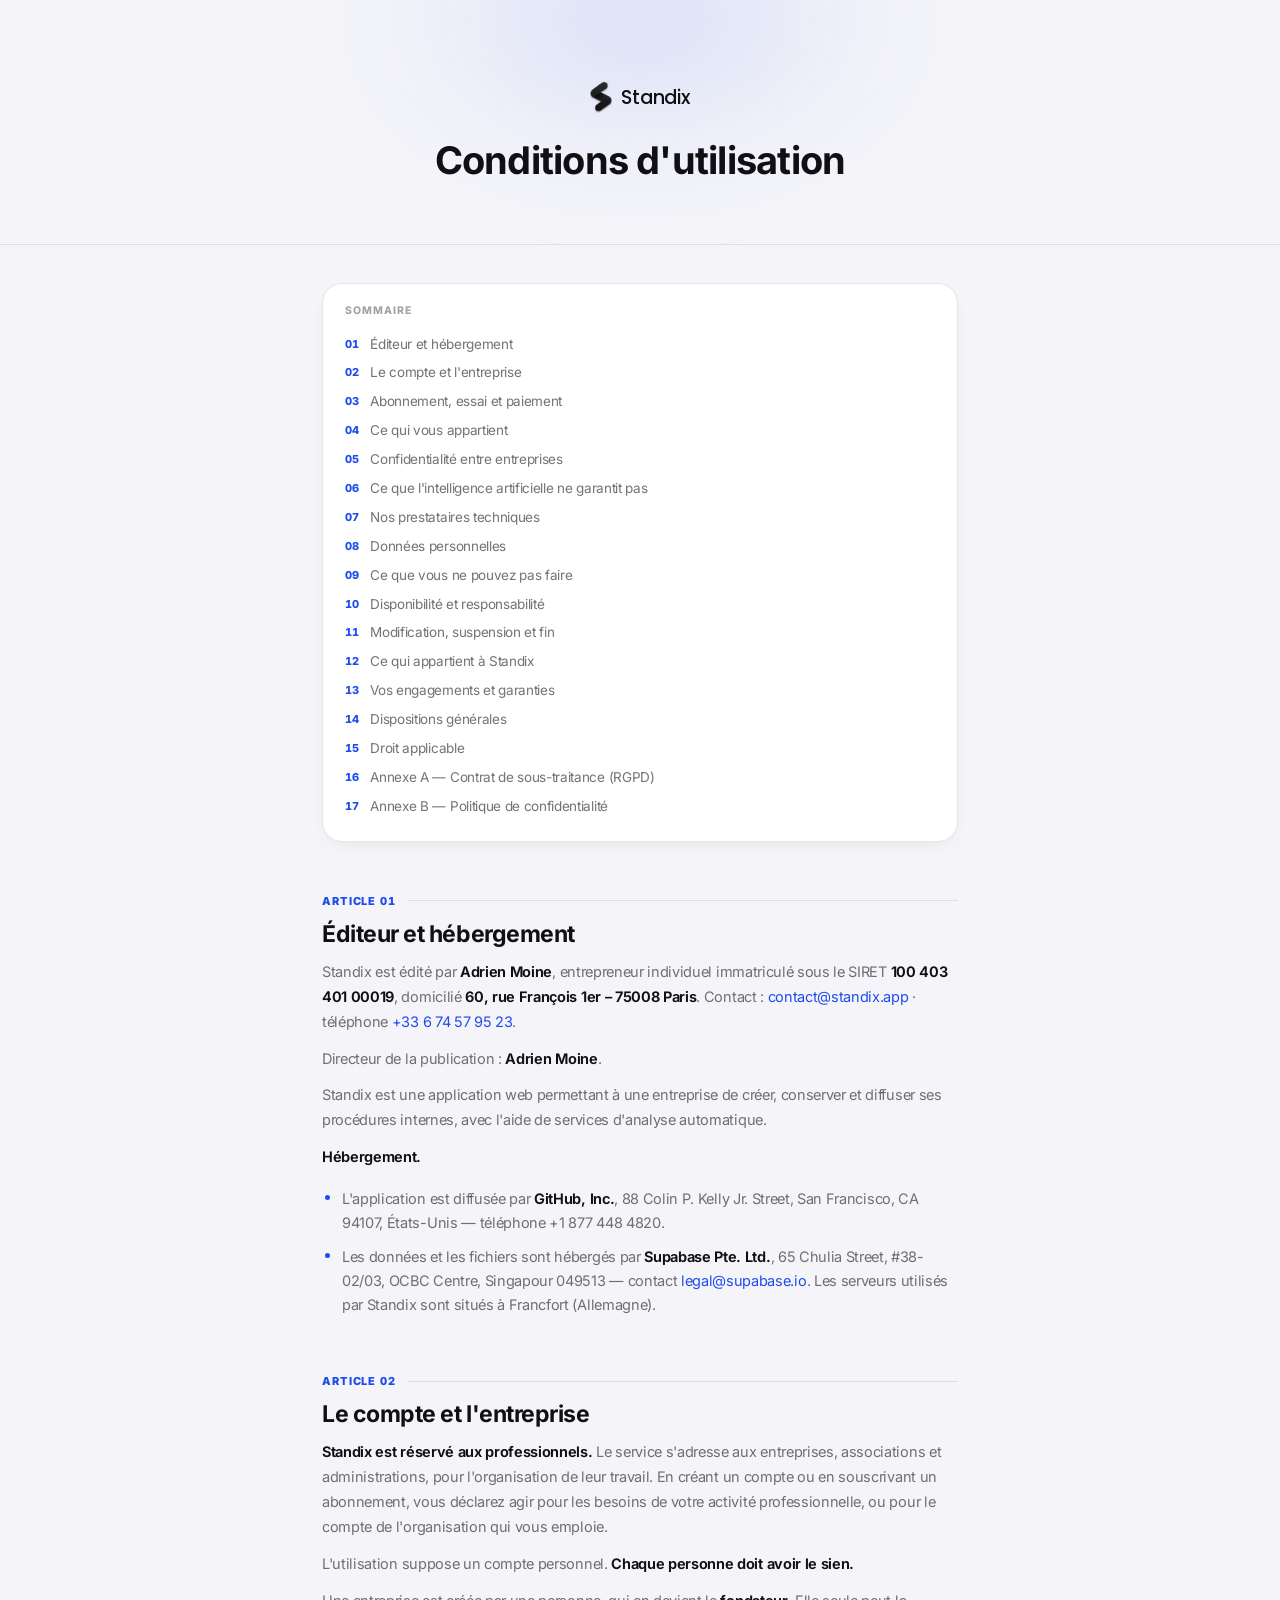
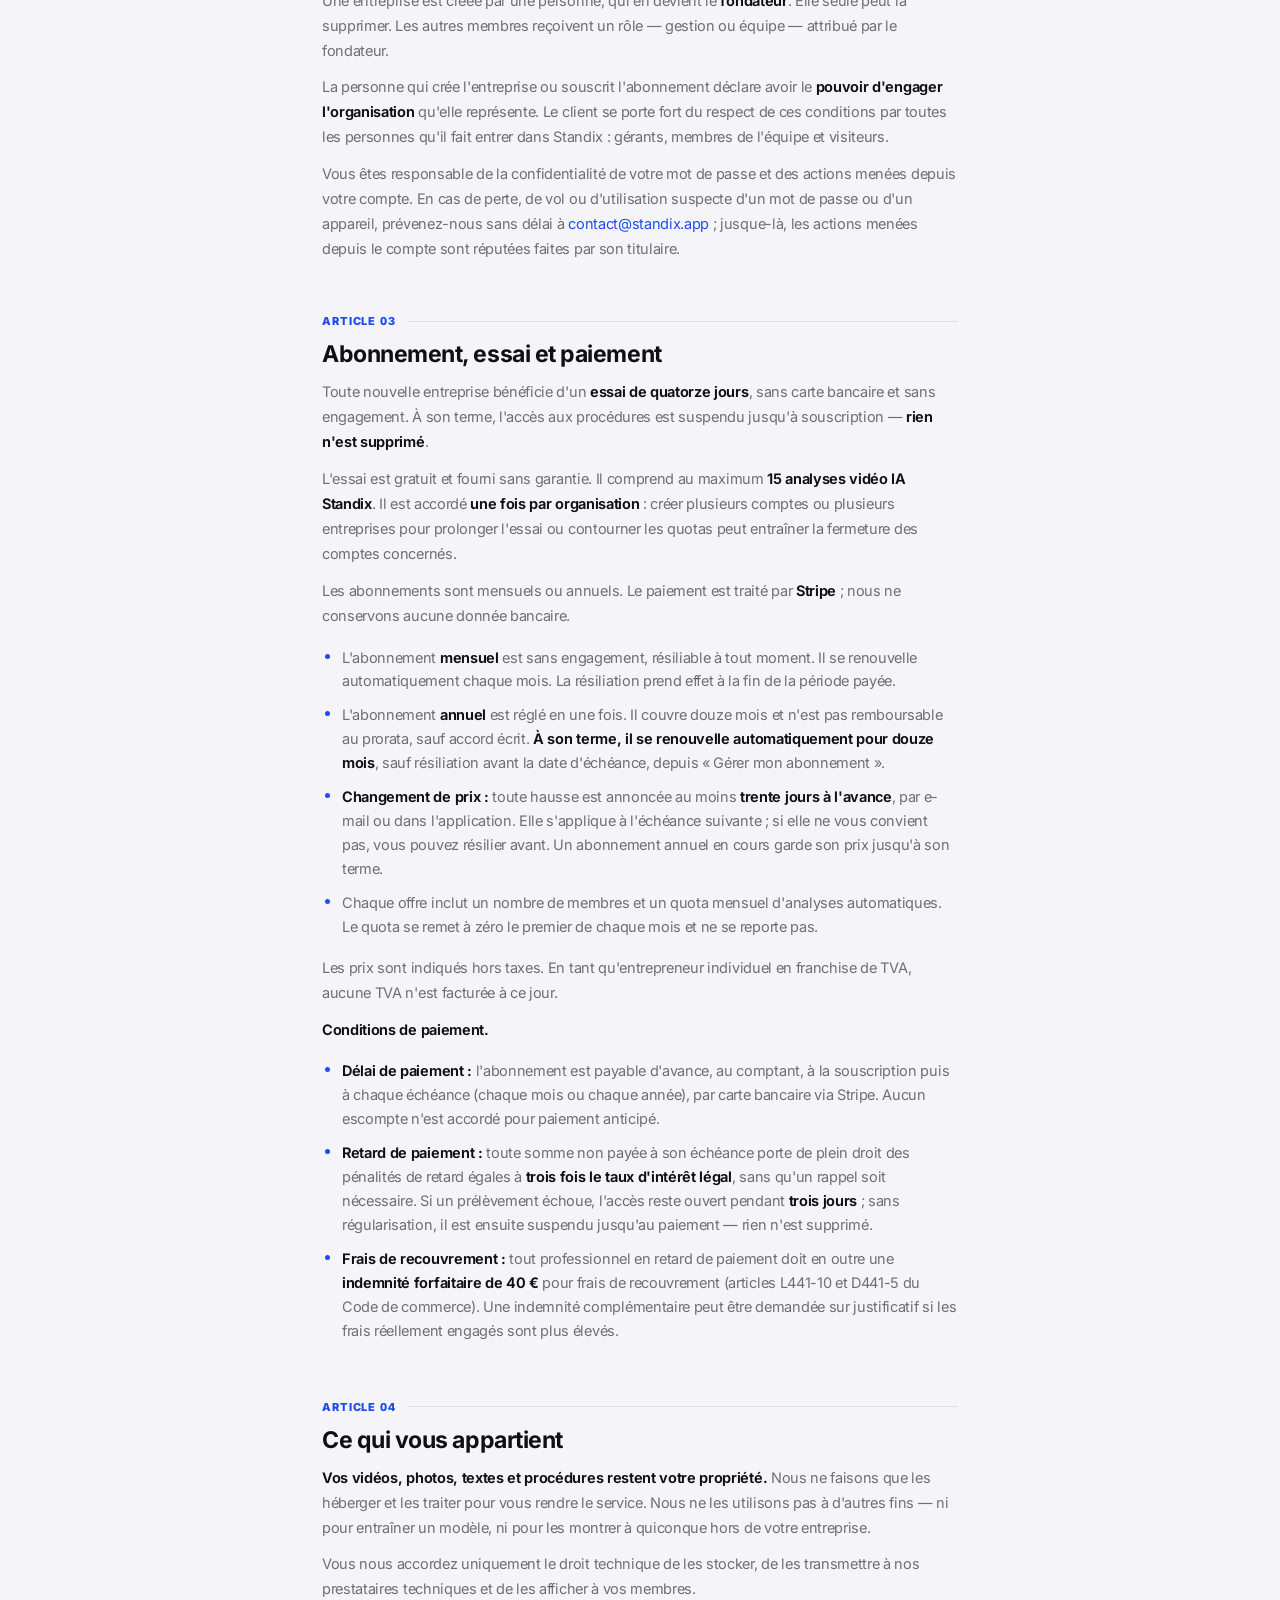
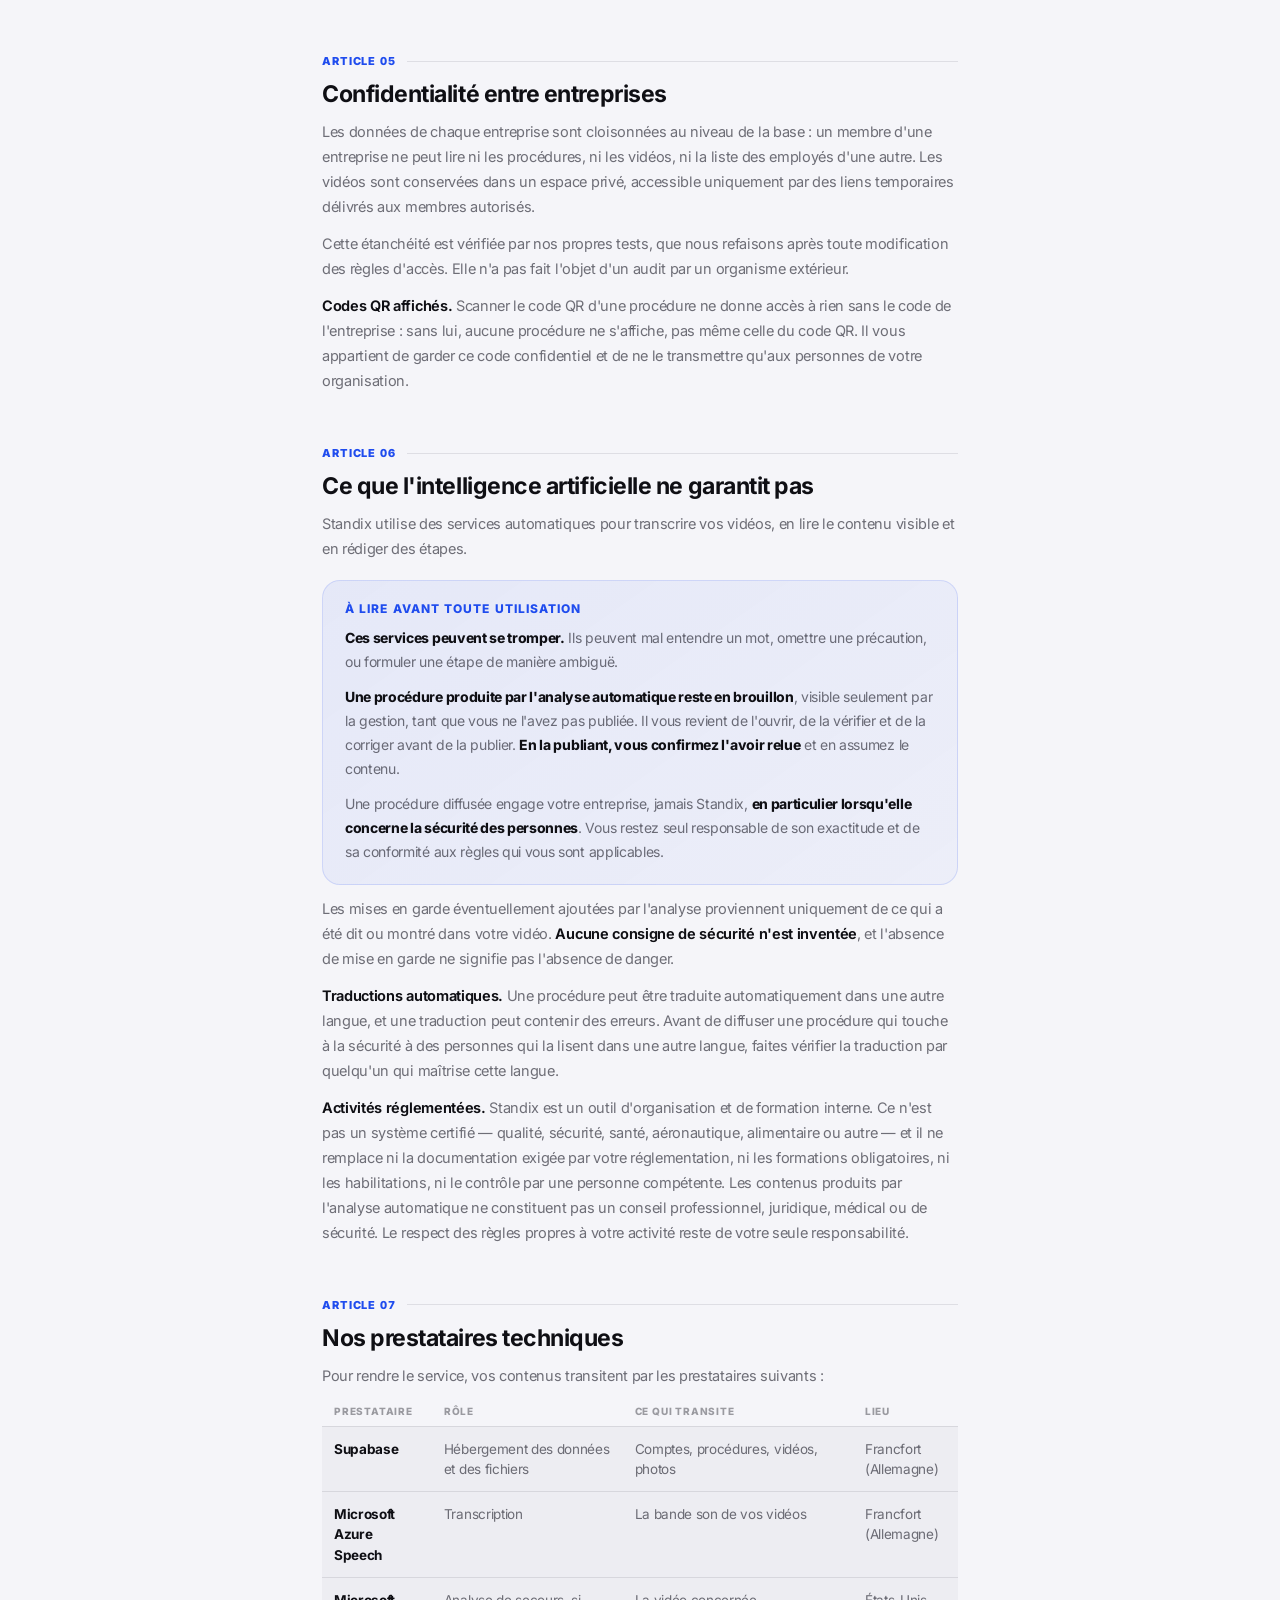
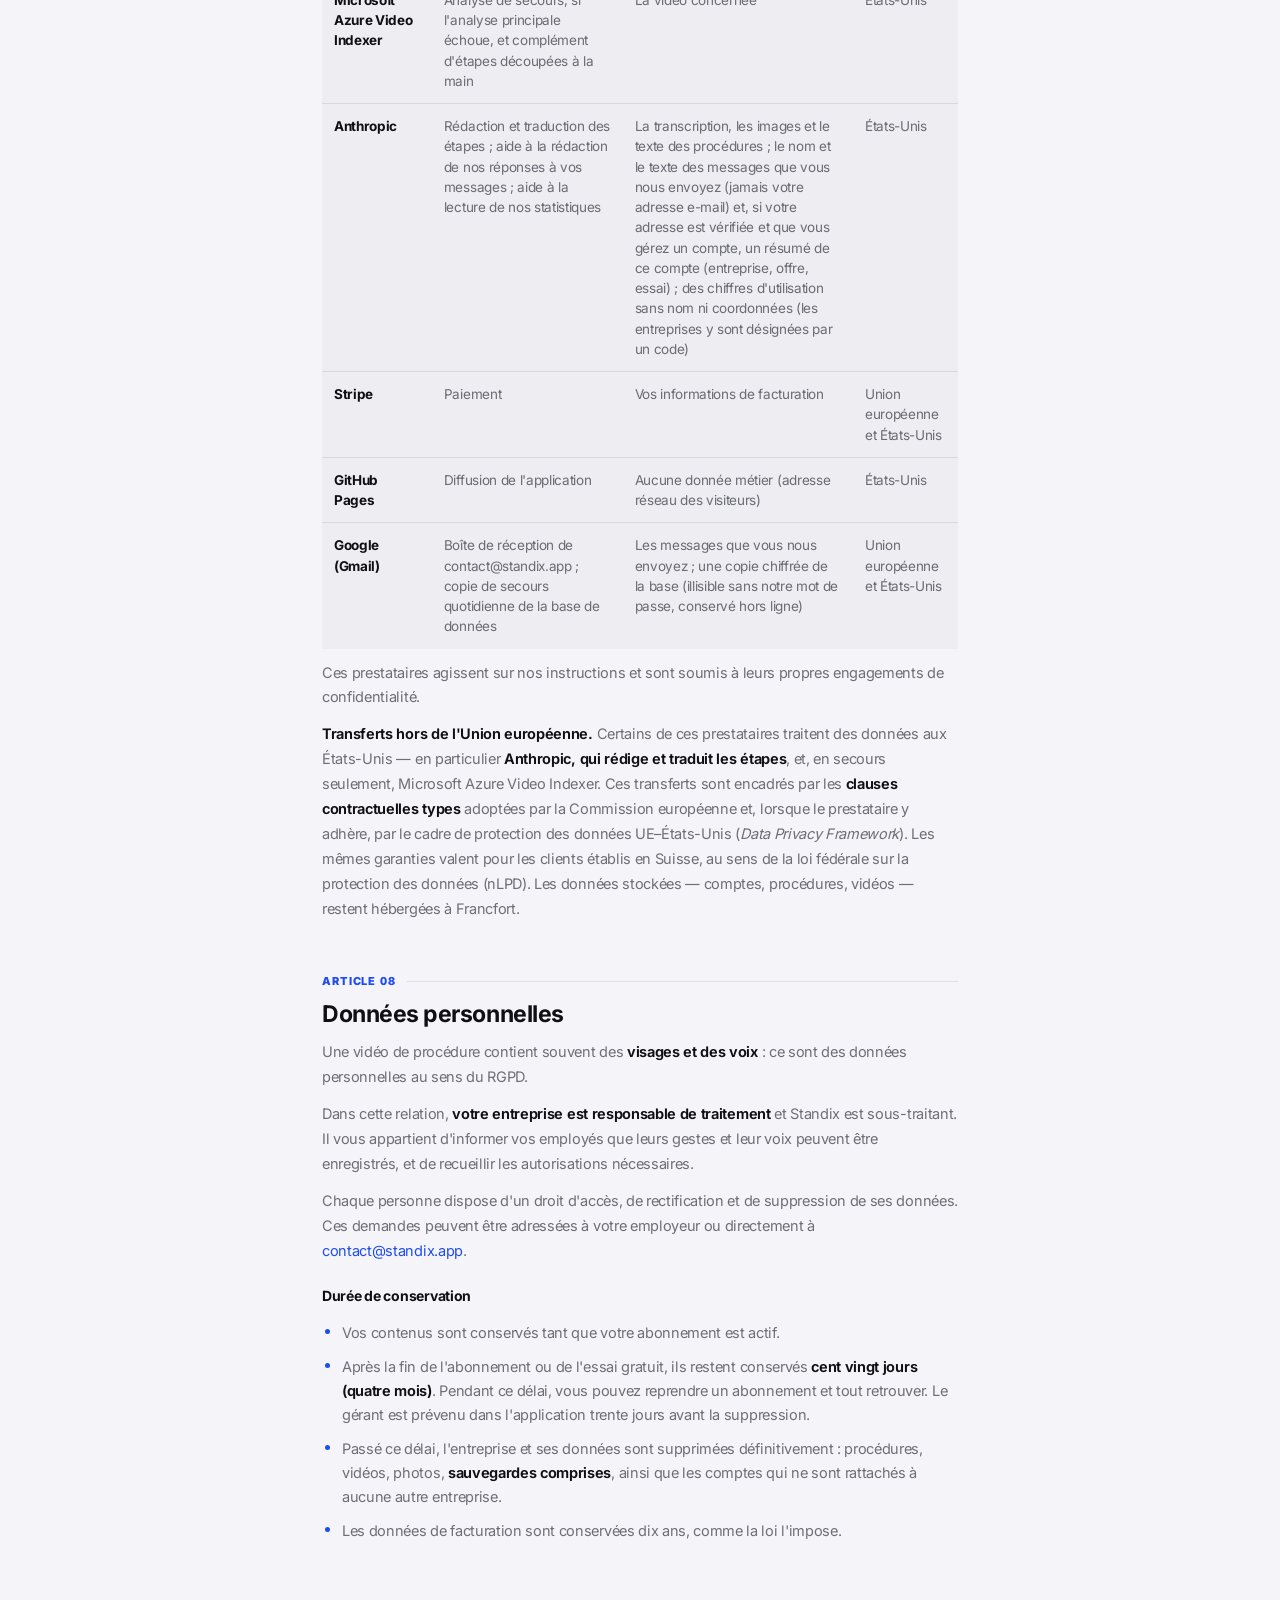
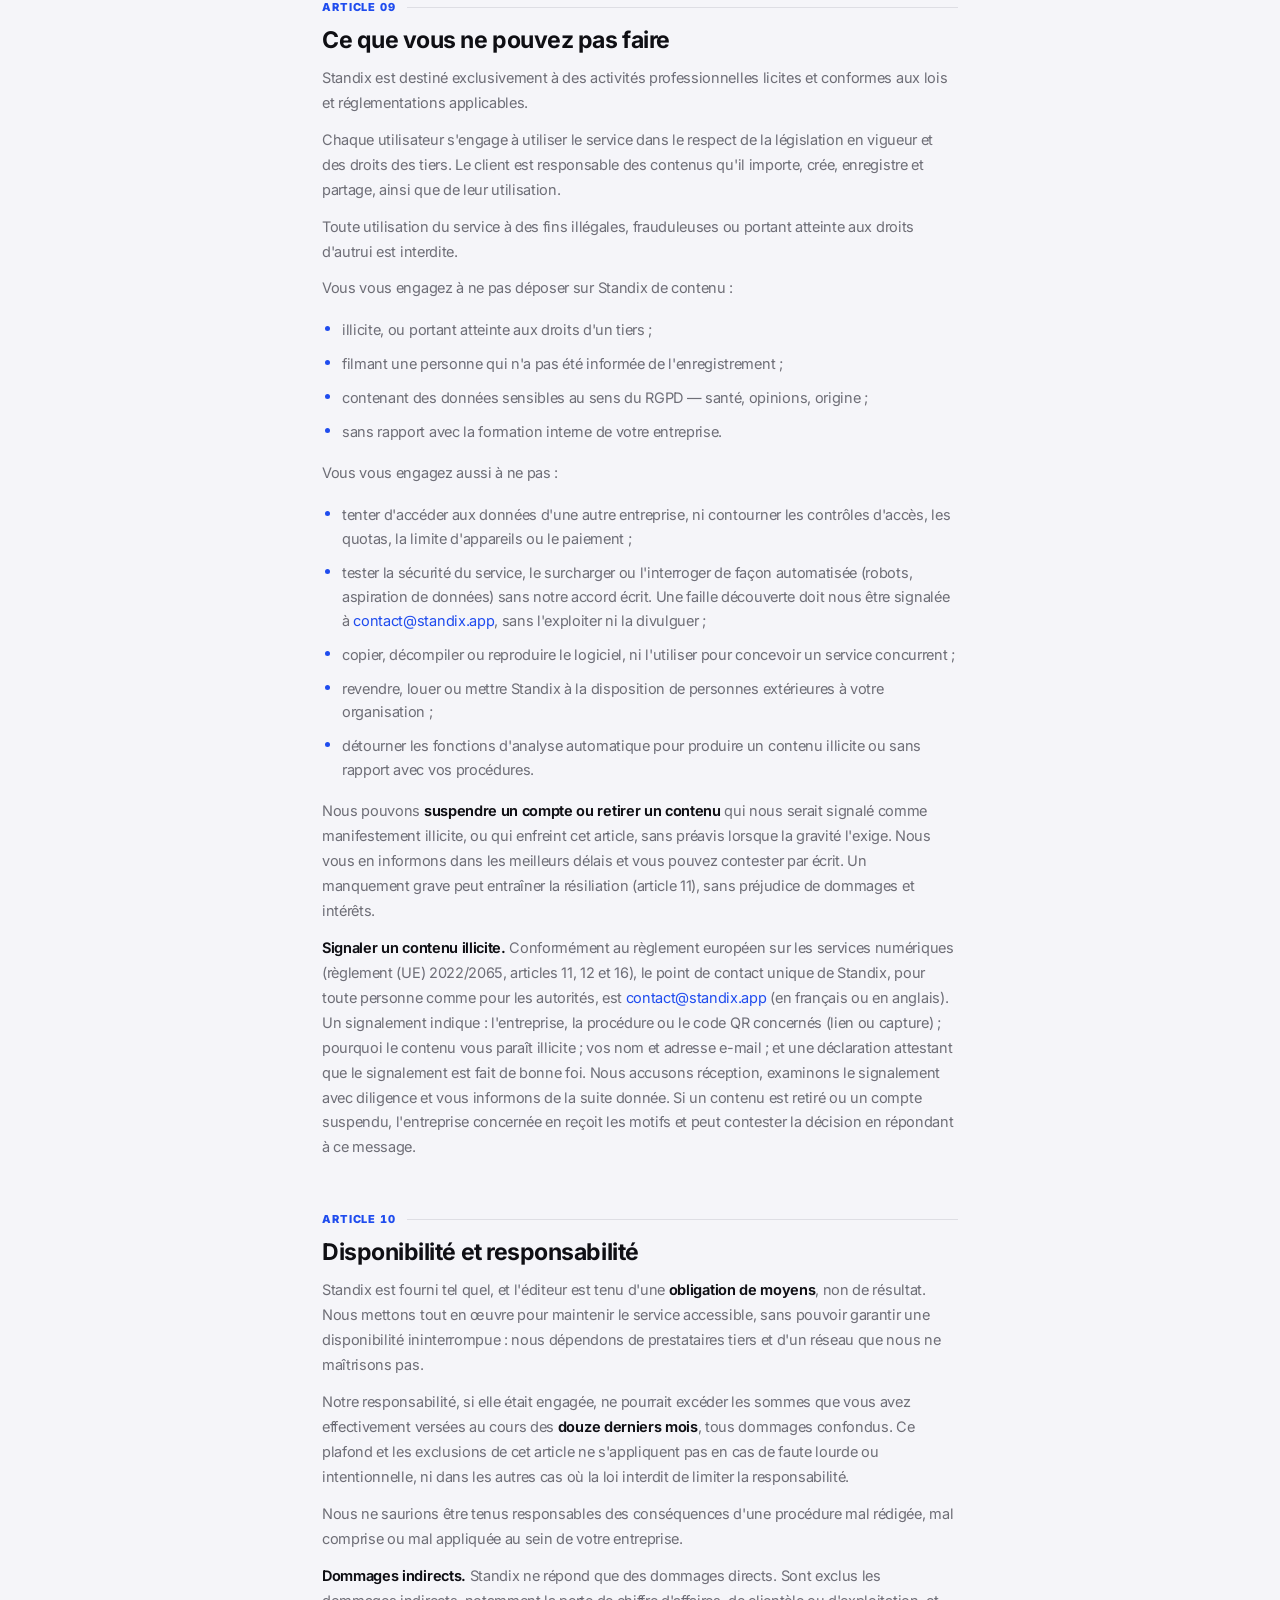
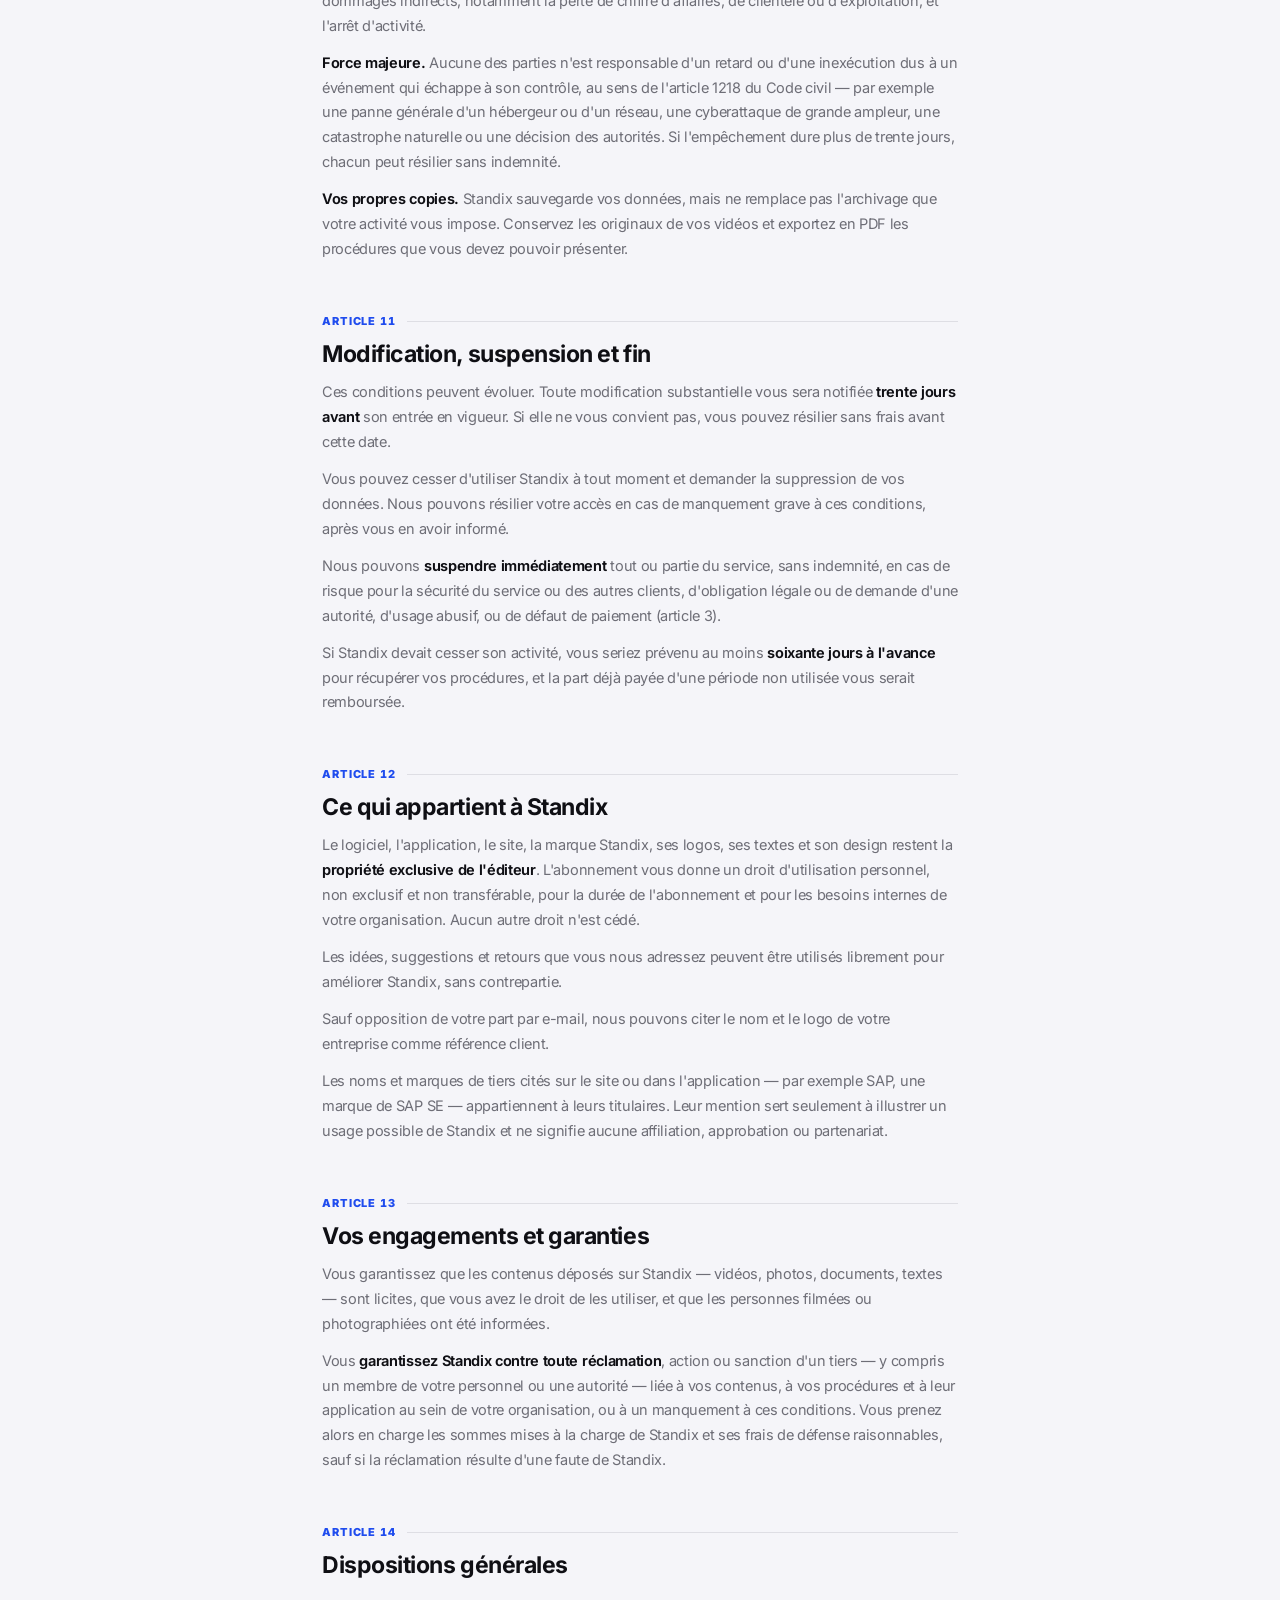
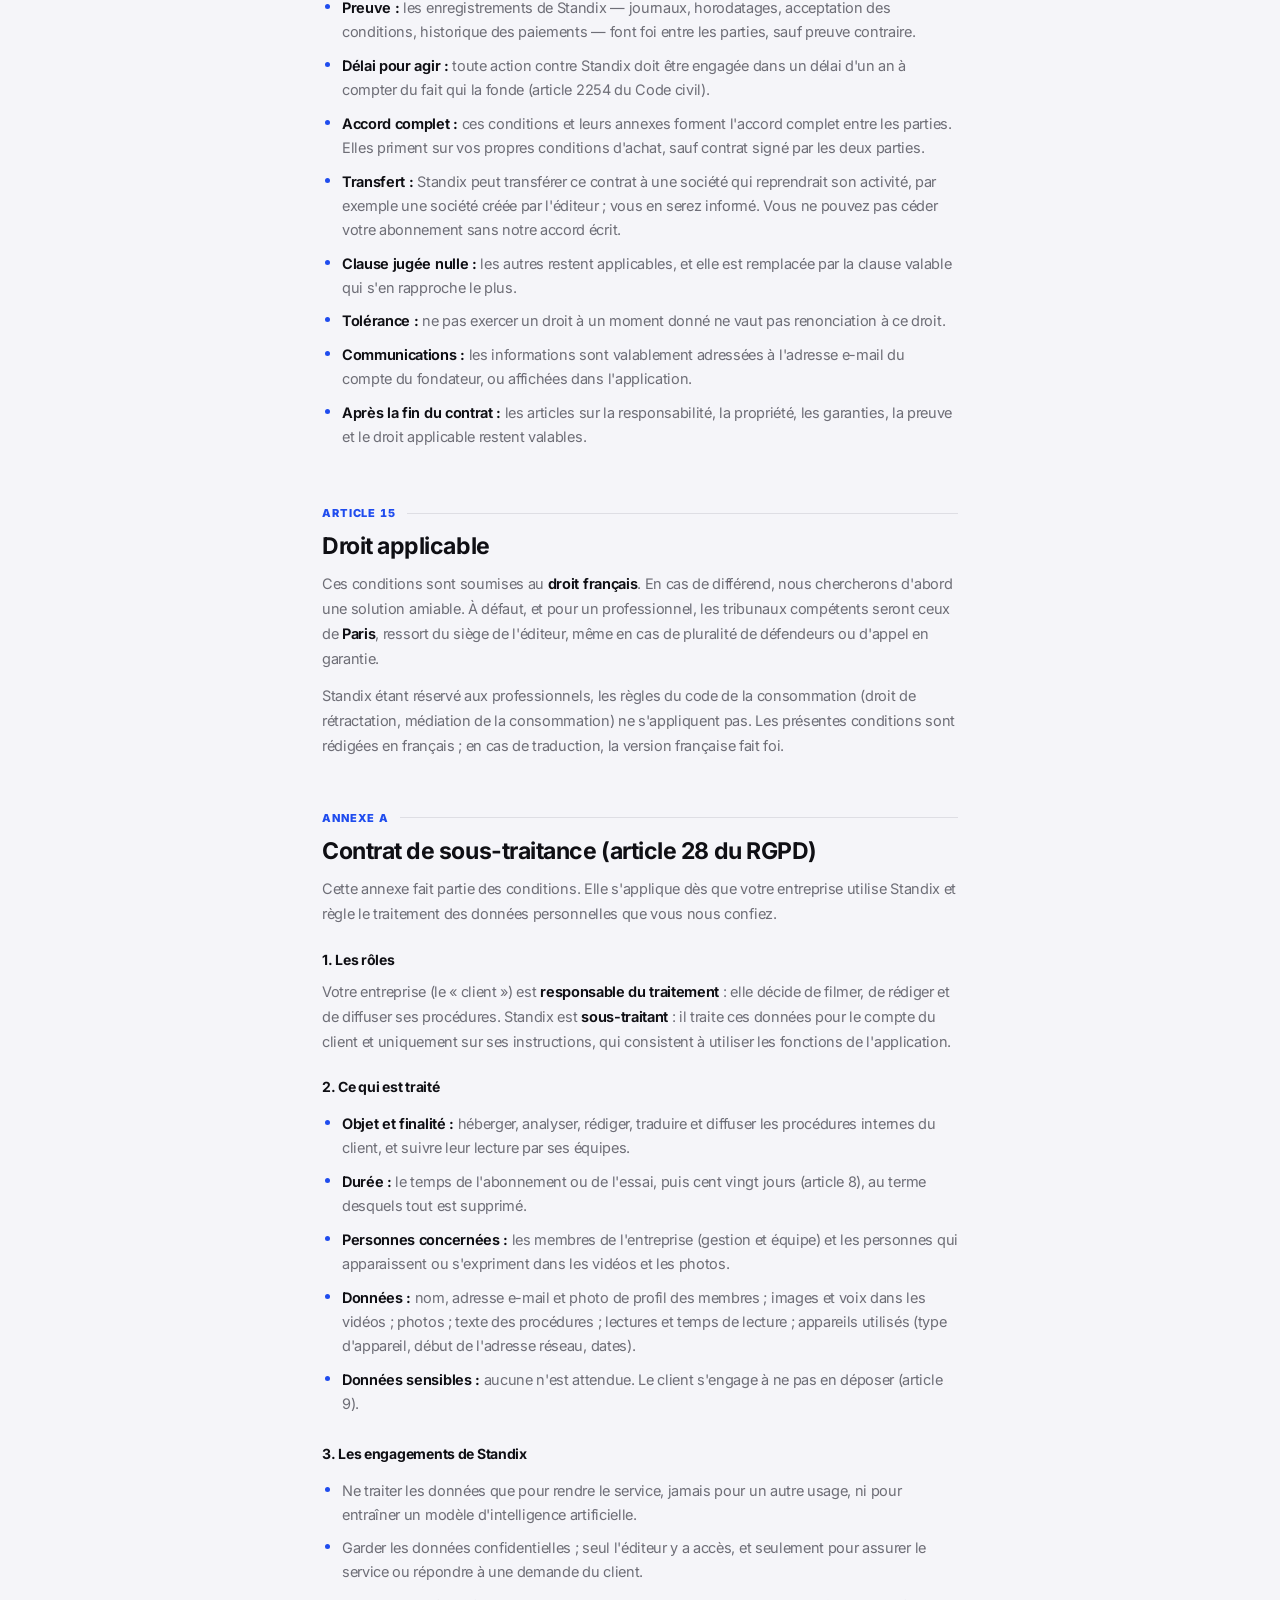
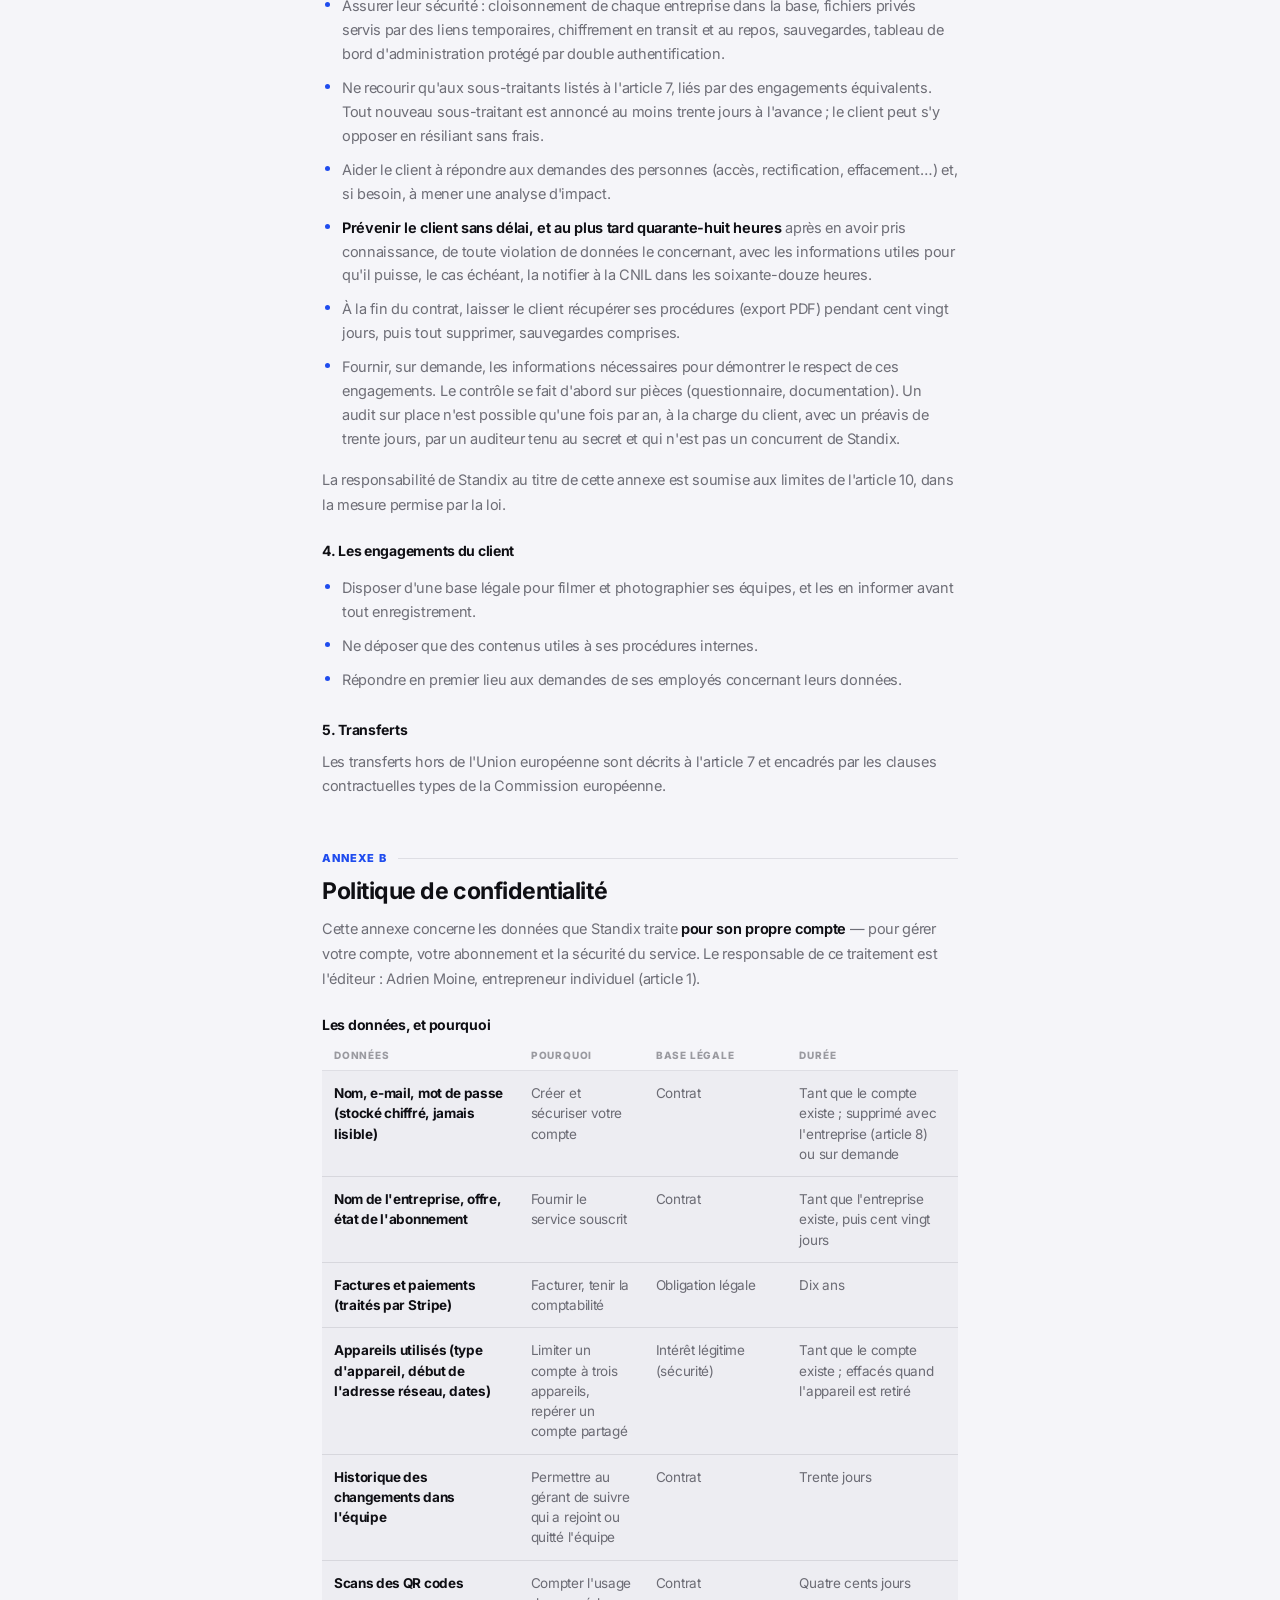
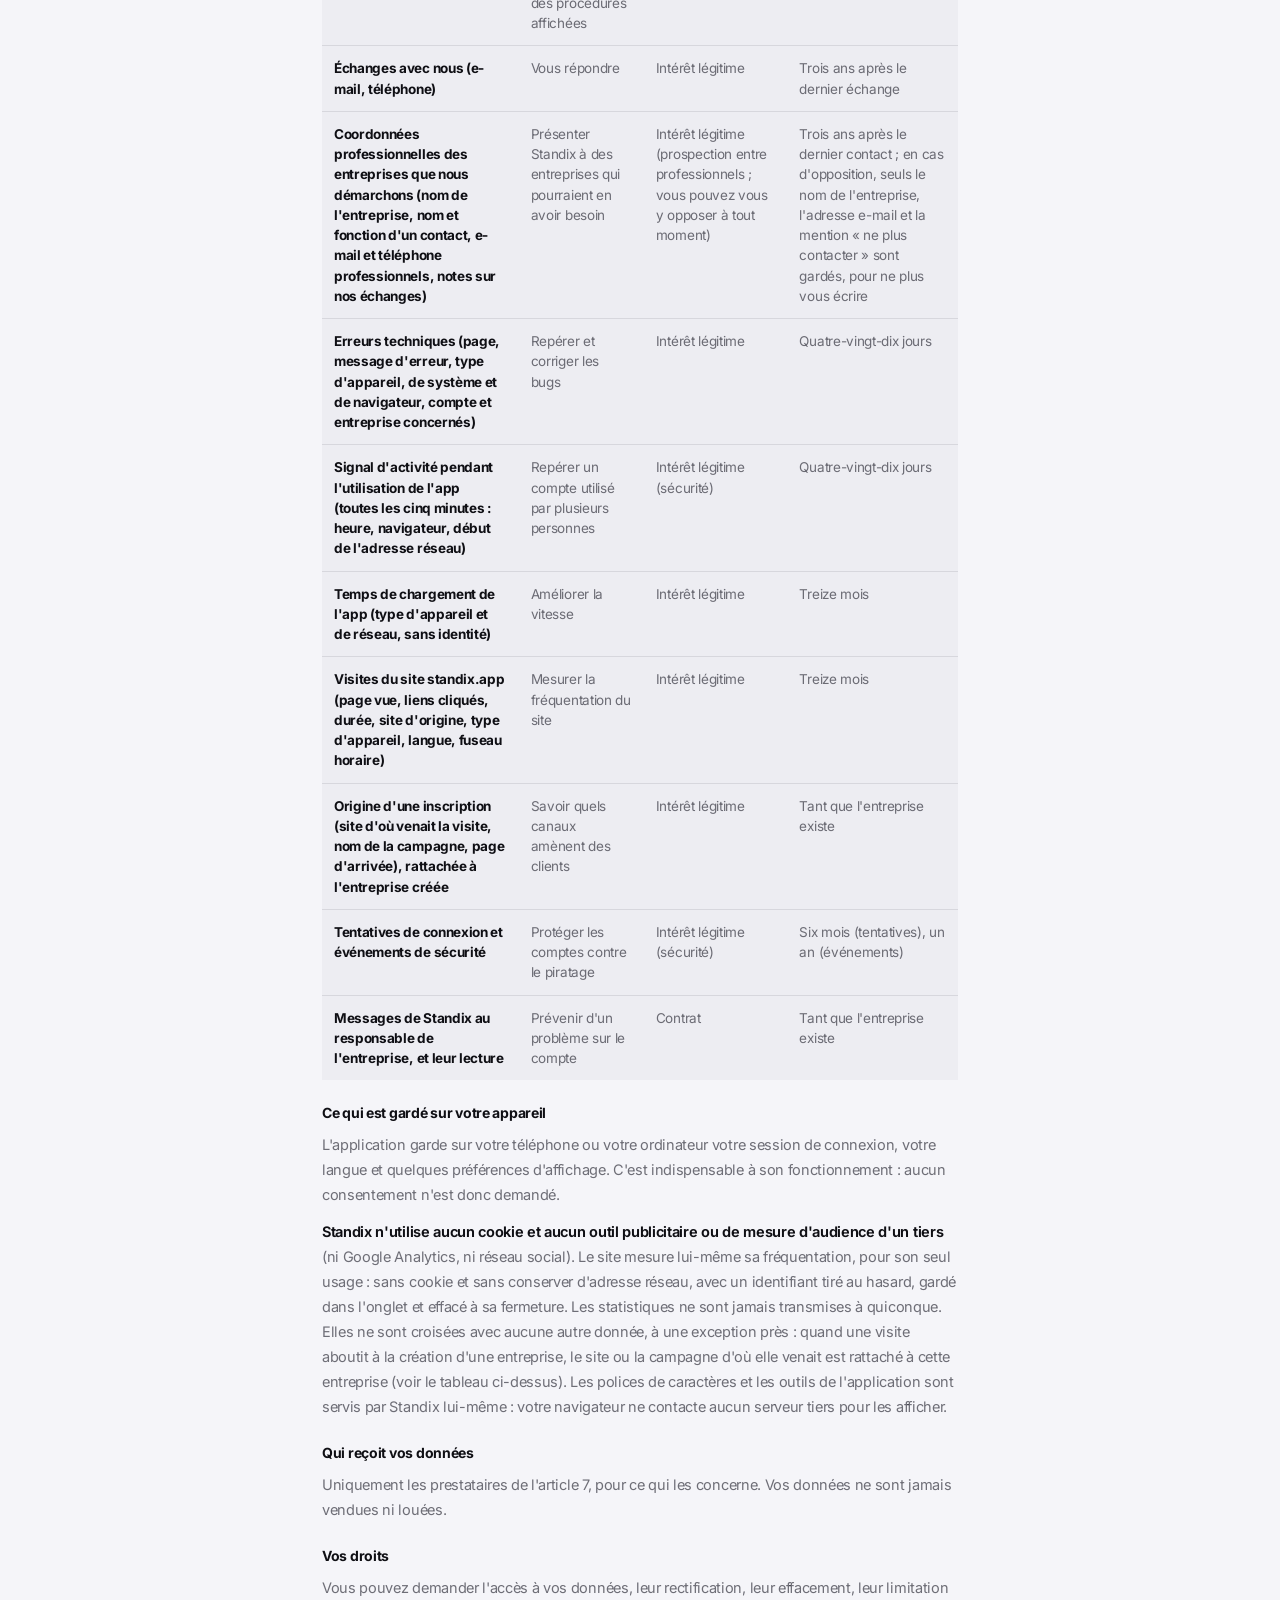
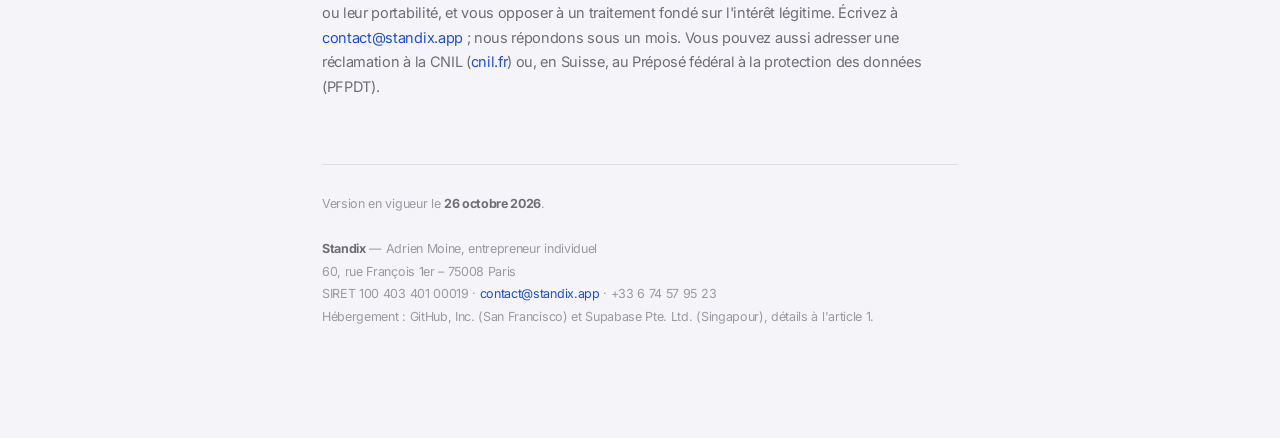
<file: cgu.html>
<!DOCTYPE html><html lang="fr"><head><meta charset="UTF-8">
<meta name="viewport" content="width=device-width,initial-scale=1.0,viewport-fit=cover">
<meta name="theme-color" content="#050506">
<title>Standix — Conditions d'utilisation</title>
<link rel="preload" href="/inter-latin.woff2" as="font" type="font/woff2" crossorigin>
<link rel="stylesheet" href="/polices.css">
<style>
  *,*::before,*::after{box-sizing:border-box;margin:0;padding:0}
  :root{--l2:rgba(235,235,245,.64);--l3:rgba(235,235,245,.32);--bord:rgba(255,255,255,.09)}
  html{scroll-behavior:smooth}
  body{background:#050506;color:#fff;font-family:'Inter',-apple-system,system-ui,sans-serif;
    letter-spacing:-.02em;-webkit-font-smoothing:antialiased}

  /* L'en-tête, avec le halo de l'application */
  .tete{position:relative;overflow:hidden;padding:82px 22px 62px;text-align:center;
    border-bottom:0.5px solid var(--bord)}
  .halo{position:absolute;top:-150px;left:50%;transform:translateX(-50%);
    width:620px;height:340px;pointer-events:none;filter:blur(60px);
    background:radial-gradient(ellipse,rgba(253,168,30,.30),transparent 66%)}
  .marque{position:relative;display:inline-flex;align-items:center;gap:9px;margin-bottom:26px}
  .marque svg{width:19px;height:23px;display:block}
  .marque span{font-size:14.5px;font-weight:700;letter-spacing:-.02em}
  .tete h1{position:relative;font-size:38px;font-weight:700;letter-spacing:-.02em;line-height:1.12}
  .tete .maj{position:relative;font-size:12px;color:var(--l3);font-weight:650;
    margin-top:16px;text-transform:uppercase;letter-spacing:.09em}

  .page{max-width:680px;margin:0 auto;padding:0 22px 110px}

  .som{margin-top:38px;padding:20px 22px;border-radius:20px;
    background:rgba(255,255,255,.035);border:0.5px solid var(--bord)}
  .som .tt{font-size:10.5px;font-weight:750;color:var(--l3);text-transform:uppercase;
    letter-spacing:.09em;margin-bottom:13px}
  .som ol{list-style:none;counter-reset:s}
  .som li{counter-increment:s;padding:5px 0}
  .som a{display:flex;gap:12px;font-size:13.5px;color:var(--l2);text-decoration:none;line-height:1.4}
  .som a::before{content:counter(s,decimal-leading-zero);flex-shrink:0;font-size:11px;
    font-weight:800;color:rgba(253,168,30,.75);padding-top:2px;font-variant-numeric:tabular-nums}
  .som a:hover{color:#fff}

  article{margin-top:52px;scroll-margin-top:24px}
  article .num{display:flex;align-items:center;gap:11px;margin-bottom:12px}
  article .num i{font-style:normal;font-size:11px;font-weight:850;
    color:rgba(253,168,30,.8);letter-spacing:.08em;font-variant-numeric:tabular-nums}
  article .num em{flex:1;height:0.5px;background:var(--bord);display:block}
  h2{font-size:23px;font-weight:700;letter-spacing:-.02em;line-height:1.22}
  h3{font-size:14px;font-weight:700;letter-spacing:-.02em;margin:24px 0 2px;color:#fff}
  p{font-size:14.5px;color:var(--l2);line-height:1.72;margin-top:12px}
  p b,li b,td b{color:#fff;font-weight:650}
  ul{margin-top:12px;list-style:none}
  li{font-size:14.5px;color:var(--l2);line-height:1.65;padding:5px 0 5px 20px;position:relative}
  li::before{content:'';position:absolute;left:3px;top:13px;width:5px;height:5px;
    border-radius:50%;background:rgba(253,168,30,.55)}

  .cle{margin-top:18px;padding:20px 22px;border-radius:18px;
    background:linear-gradient(160deg,rgba(255,159,10,.13),rgba(255,159,10,.04));
    border:0.5px solid rgba(255,159,10,.3)}
  .cle .t{font-size:12px;font-weight:800;color:#FDA81E;text-transform:uppercase;
    letter-spacing:.09em;margin-bottom:10px}
  .cle p{color:#FFDFA0;font-size:14px;margin-top:0}
  .cle p+p{margin-top:11px}
  .cle b{color:#FFDFA0;font-weight:750}

  table{width:100%;border-collapse:collapse;margin-top:16px;font-size:13.5px}
  th{text-align:left;font-size:10px;font-weight:800;color:var(--l3);text-transform:uppercase;
    letter-spacing:.08em;padding:0 12px 9px;border-bottom:0.5px solid var(--bord)}
  td{padding:12px;border-bottom:0.5px solid rgba(255,255,255,.05);color:var(--l2);
    vertical-align:top;line-height:1.5}
  td:first-child{color:#fff;font-weight:700;white-space:nowrap}
  tr:last-child td{border-bottom:none}
  /* Les tableaux à plusieurs colonnes (sous-traitants, données) : le texte de la
     première colonne passe à la ligne, et sur téléphone chaque ligne devient une
     petite fiche, chaque valeur précédée du nom de sa colonne. */
  table.liste td:first-child{white-space:normal}
  @media (max-width:640px){
    table.liste, table.liste tbody, table.liste tr, table.liste td{display:block;width:100%}
    table.liste tr:first-child{display:none}
    table.liste tr{padding:10px 0;border-bottom:0.5px solid rgba(28,28,38,.12)}
    table.liste td{border-bottom:none;padding:3px 12px;background:none}
    table.liste td[data-l]::before{content:attr(data-l) " : ";font-weight:700;color:var(--l3)}
  }

  .pied{margin-top:64px;padding-top:28px;border-top:0.5px solid var(--bord);
    font-size:12.5px;color:var(--l3);line-height:1.8}
  .pied b{color:rgba(235,235,245,.7);font-weight:700}
  a{color:#FDA81E;text-decoration:none}
  a:hover{text-decoration:underline}

  /* ═══════════════════════════════════════════════════════════════════════
     LA PALETTE DE L'APPLICATION

     ⚠ LA PAGE ETAIT SOMBRE, L'APP EST CLAIRE. Un lien depuis les reglages
       menait d'un fond #F5F5F9 a un fond #050506 : la rupture etait totale.

     ⚠ ON REPREND LES MEMES VALEURS, une a une. Le fond, le texte, les deux
       gris attenues, la bordure — celles de `style.css`.

     ⚠ ET L'OR DEVIENT BLEU. Les accents employaient #FDA81E, la couleur du
       logo. Dans l'app, ce qui se touche est bleu ; l'or n'y sert qu'a
       l'anneau d'analyse.
     ═══════════════════════════════════════════════════════════════════════ */
  :root{
    --l2:rgba(28,28,38,0.62);
    --l3:rgba(28,28,38,0.42);
    --bord:rgba(28,28,38,0.10);
  }

  body{
    background:#F5F5F9;
    color:#0F0F14;
  }

  /* ⚠ LE HALO PASSE AU BLEU ET S'ATTENUE. Sur fond clair, une tache a 30 %
     d'opacite devient une salissure ; a 14 % elle reste une lueur. */
  .halo{
    background:radial-gradient(ellipse, rgba(31,76,238,.14), transparent 66%);
  }

  /* ⚠ LES CARTES SONT BLANCHES, comme celles de l'app. Un blanc translucide
     sur fond clair ne se voit pas. */
  .som{
    background:#FFFFFF;
    border:0.5px solid var(--bord);
    box-shadow:0 6px 20px -12px rgba(20,20,30,0.18);
  }

  .som a:hover{ color:#0F0F14; }

  /* ⚠ LES NUMEROS ET LES ACCENTS EN BLEU. */
  .som a::before,
  article .num i{
    color:#1F4CEE;
  }

  /* ⚠ ET LES LIENS DU CORPS AUSSI. */
  article a{ color:#1F4CEE; }

  /* ⚠ LES ENCADRES IMPORTANTS PASSENT EN BLEU CLAIR.

     Ils etaient en or sur fond sombre : un titre #FDA81E et un texte #FFDFA0,
     illisibles sur du clair.

     Ils reprennent la teinte de la carte « Essai 14 jours » de l'app — un fond
     bleu tres pale, un titre bleu franc, un corps gris. */
  .cle{
    background:linear-gradient(145deg, rgba(31,76,238,.07), rgba(31,76,238,.04));
    border:0.5px solid rgba(31,76,238,.14);
  }
  .cle .t{ color:#1F4CEE; }
  .cle p,
  .cle b{ color:var(--l2); }
  .cle b{ color:#0F0F14; }

  /* ⚠ LE LOGO EST UNE IMAGE ORANGE — celle du logotype colore. L'app emploie
     sa version noire dans ses en-tetes.

     `filter` la desature et la fonce sans avoir a remplacer l'image : plus
     simple, et rien a telecharger de plus. */
  .marque img{
    filter:grayscale(1) brightness(0.22);
  }

  /* ═══ CE QUI RESTAIT EN BLANC OU EN OR ═══

     ⚠ HUIT REGLES D'ORIGINE ECHAPPAIENT A MA PREMIERE PASSE. Elles sont
       ecrites plus haut dans le fichier, avant mes ajouts, et visent des
       elements que je n'avais pas nommes : les titres de section, les mots en
       gras, les cellules de tableau, les liens.

     ⚠ SUR FOND CLAIR, TOUT CE QUI ETAIT BLANC DEVIENT NOIR — la couleur du
       texte principal de l'app, `#0F0F14`. */
  h3,
  p b, li b, td b,
  td:first-child,
  .som a:hover{
    color:#0F0F14;
  }

  /* ⚠ ET LES LIENS PASSENT AU BLEU, comme partout dans l'app. */
  a{ color:#1F4CEE; }

  /* ⚠ LES BORDURES ET FONDS TRANSLUCIDES BLANCS NE SE VOIENT PAS sur du
     clair : ils deviennent des gris tres pales. */
  .som{
    background:#FFFFFF;
  }

  td{
    background:rgba(28,28,38,0.03);
    border-color:rgba(28,28,38,0.10);
  }

  /* ⚠ LE PIED DE PAGE EMPLOYAIT UN BLANC ATTENUE — `rgba(235,235,245,.7)`,
     invisible sur du clair. Il reprend le gris de l'app. */
  .pied b{ color:var(--l2); }

  /* ⚠ LES PUCES DE LISTE ETAIENT AMBREES.

     `li::before` employait `rgba(253,168,30,.55)` — les gros points devant
     chaque element. Je les avais manquees : elles ne portent pas de couleur de
     texte, seulement une couleur de fond ou de contenu.

     Elles passent au bleu, comme les numeros d'article. */
  /* ⚠ SEULEMENT LES LISTES DU CORPS, pas celles du sommaire.

     Ma premiere version visait tous les `li` : le sommaire, qui numerote ses
     entrees par un compteur, recevait en plus un point bleu par-dessus ses
     chiffres.

     `article li` ne touche que les listes a puces des articles. */
  article li::before{
    background:#1F4CEE;
  }

  /* ⚠ LE POINT AMBRE DU SOMMAIRE VENAIT DE `li::before`, HERITE.

     La regle d'origine `li::before` pose un rond de 5 px sur TOUT `li` — y
     compris ceux du sommaire, qui affichent deja leur numero par `a::before`.

     Sur fond sombre l'ambre se voyait peu ; sur clair, un point orange se
     posait a cote de chaque numero.

     On le retire du sommaire, ou il n'a jamais rien apporte. */
  .som li::before{ display:none; }

  /* ⚠ ET LES NUMEROS EN BLEU, en dernier pour l'emporter sur la regle
     d'origine qui est plus haut dans le fichier. */
  .som a::before{ color:#1F4CEE; }

  /* ⚠ « Standix » S'ECRIT COMME DANS L'APP.

     Ici c'etait de l'Inter en graisse 700 ; l'app emploie Poppins en 500 —
     c'est le logotype, il doit etre le meme partout.

   ⚠ ET LE COUPLE GROSSIT. Le logo passe de 19 a 24 px de large, la marque de
     14,5 a 19 : sur une page qui commence par lui, il etait trop discret. */
  .marque span{
    font-family:'Poppins', 'Inter', system-ui, sans-serif;
    font-weight:500;
    font-size:19px;
    letter-spacing:-0.01em;
  }

  .marque svg,
  .marque img{
    width:24px;
    height:29px;
  }

  /* ⚠ LE TITRE TIENT SUR UNE LIGNE.

     « Conditions d'utilisation » fait 24 caracteres : a 38 px il passait sur
     deux lignes sur un ecran de 390.

     `clamp` le fait respirer sur grand ecran et retrecir sur petit, sans
     jamais casser. */
  .tete h1{
    font-size:clamp(23px, 7.4vw, 38px);
    white-space:nowrap;
  }

  /* ⚠ LE TITRE LAISSE UNE MARGE. A `7.4vw` il allait de 22 a 368 px sur 390 :
     une ligne, mais collee aux deux bords.

     `6.8vw` lui rend une respiration sans le faire passer sur deux lignes. */
  .tete h1{
    font-size:clamp(21px, 6.8vw, 38px);
  }
</style></head><body>

<div class="tete">
  <span class="halo"></span>
  <span class="marque">
    <img src="[data-uri]" alt="" width="113" height="160" style="width:22px;height:31px;object-fit:contain;display:block">
    <span>Standix</span>
  </span>
  <h1>Conditions d'utilisation</h1>
</div>

<div class="page">

<div class="som">
  <div class="tt">Sommaire</div>
  <ol>
    <li><a href="#a1">Éditeur et hébergement</a></li>
    <li><a href="#a2">Le compte et l'entreprise</a></li>
    <li><a href="#a3">Abonnement, essai et paiement</a></li>
    <li><a href="#a4">Ce qui vous appartient</a></li>
    <li><a href="#a5">Confidentialité entre entreprises</a></li>
    <li><a href="#a6">Ce que l'intelligence artificielle ne garantit pas</a></li>
    <li><a href="#a7">Nos prestataires techniques</a></li>
    <li><a href="#a8">Données personnelles</a></li>
    <li><a href="#a9">Ce que vous ne pouvez pas faire</a></li>
    <li><a href="#a10">Disponibilité et responsabilité</a></li>
    <li><a href="#a11">Modification, suspension et fin</a></li>
    <li><a href="#a12">Ce qui appartient à Standix</a></li>
    <li><a href="#a13">Vos engagements et garanties</a></li>
    <li><a href="#a14">Dispositions générales</a></li>
    <li><a href="#a15">Droit applicable</a></li>
    <li><a href="#annexe-a">Annexe A — Contrat de sous-traitance (RGPD)</a></li>
    <li><a href="#annexe-b">Annexe B — Politique de confidentialité</a></li>
  </ol>
</div>

<article id="a1"><div class="num"><i>ARTICLE 01</i><em></em></div>
<h2>Éditeur et hébergement</h2>
<p>Standix est édité par <b>Adrien Moine</b>, entrepreneur individuel immatriculé sous le
SIRET <b>100 403 401 00019</b>, domicilié <b>60, rue François 1er – 75008 Paris</b>.
Contact : <a href="mailto:contact@standix.app">contact@standix.app</a> ·
téléphone <a href="tel:+33674579523">+33&nbsp;6&nbsp;74&nbsp;57&nbsp;95&nbsp;23</a>.</p>
<p>Directeur de la publication : <b>Adrien Moine</b>.</p>
<p>Standix est une application web permettant à une entreprise de créer, conserver et
diffuser ses procédures internes, avec l'aide de services d'analyse automatique.</p>
<p><b>Hébergement.</b></p>
<ul>
  <li>L'application est diffusée par <b>GitHub, Inc.</b>, 88 Colin P. Kelly Jr. Street,
      San Francisco, CA 94107, États-Unis — téléphone +1 877 448 4820.</li>
  <li>Les données et les fichiers sont hébergés par <b>Supabase Pte. Ltd.</b>, 65 Chulia
      Street, #38-02/03, OCBC Centre, Singapour 049513 — contact
      <a href="mailto:legal@supabase.io">legal@supabase.io</a>. Les serveurs utilisés par
      Standix sont situés à Francfort (Allemagne).</li>
</ul>
</article>

<article id="a2"><div class="num"><i>ARTICLE 02</i><em></em></div>
<h2>Le compte et l'entreprise</h2>
<p><b>Standix est réservé aux professionnels.</b> Le service s'adresse aux entreprises,
associations et administrations, pour l'organisation de leur travail. En créant un compte
ou en souscrivant un abonnement, vous déclarez agir pour les besoins de votre activité
professionnelle, ou pour le compte de l'organisation qui vous emploie.</p>
<p>L'utilisation suppose un compte personnel. <b>Chaque personne doit avoir le sien.</b></p>
<p>Une entreprise est créée par une personne, qui en devient le <b>fondateur</b>. Elle
seule peut la supprimer. Les autres membres reçoivent un rôle — gestion ou équipe —
attribué par le fondateur.</p>
<p>La personne qui crée l'entreprise ou souscrit l'abonnement déclare avoir le
<b>pouvoir d'engager l'organisation</b> qu'elle représente. Le client se porte fort du
respect de ces conditions par toutes les personnes qu'il fait entrer dans Standix :
gérants, membres de l'équipe et visiteurs.</p>
<p>Vous êtes responsable de la confidentialité de votre mot de passe et des actions
menées depuis votre compte. En cas de perte, de vol ou d'utilisation suspecte d'un mot de
passe ou d'un appareil, prévenez-nous sans délai à
<a href="mailto:contact@standix.app">contact@standix.app</a> ; jusque-là, les actions
menées depuis le compte sont réputées faites par son titulaire.</p>
</article>

<article id="a3"><div class="num"><i>ARTICLE 03</i><em></em></div>
<h2>Abonnement, essai et paiement</h2>
<p>Toute nouvelle entreprise bénéficie d'un <b>essai de quatorze jours</b>, sans carte
bancaire et sans engagement. À son terme, l'accès aux procédures est suspendu jusqu'à
souscription — <b>rien n'est supprimé</b>.</p>
<p>L'essai est gratuit et fourni sans garantie. Il comprend au maximum <b>15 analyses
vidéo IA Standix</b>. Il est accordé <b>une fois par organisation</b> : créer plusieurs comptes ou plusieurs
entreprises pour prolonger l'essai ou contourner les quotas peut entraîner la fermeture
des comptes concernés.</p>
<p>Les abonnements sont mensuels ou annuels. Le paiement est traité par <b>Stripe</b> ;
nous ne conservons aucune donnée bancaire.</p>
<ul>
  <li>L'abonnement <b>mensuel</b> est sans engagement, résiliable à tout moment. Il se
      renouvelle automatiquement chaque mois. La résiliation prend effet à la fin de la
      période payée.</li>
  <li>L'abonnement <b>annuel</b> est réglé en une fois. Il couvre douze mois et n'est pas
      remboursable au prorata, sauf accord écrit. <b>À son terme, il se renouvelle
      automatiquement pour douze mois</b>, sauf résiliation avant la date d'échéance,
      depuis «&nbsp;Gérer mon abonnement&nbsp;».</li>
  <li><b>Changement de prix :</b> toute hausse est annoncée au moins <b>trente jours à
      l'avance</b>, par e-mail ou dans l'application. Elle s'applique à l'échéance suivante ;
      si elle ne vous convient pas, vous pouvez résilier avant. Un abonnement annuel en
      cours garde son prix jusqu'à son terme.</li>
  <li>Chaque offre inclut un nombre de membres et un quota mensuel d'analyses
      automatiques. Le quota se remet à zéro le premier de chaque mois et ne se reporte
      pas.</li>
</ul>
<p>Les prix sont indiqués hors taxes. En tant qu'entrepreneur individuel en franchise de
TVA, aucune TVA n'est facturée à ce jour.</p>
<p><b>Conditions de paiement.</b></p>
<ul>
  <li><b>Délai de paiement :</b> l'abonnement est payable d'avance, au comptant, à la
      souscription puis à chaque échéance (chaque mois ou chaque année), par carte
      bancaire via Stripe. Aucun escompte n'est accordé pour paiement anticipé.</li>
  <li><b>Retard de paiement :</b> toute somme non payée à son échéance porte de plein droit
      des pénalités de retard égales à <b>trois fois le taux d'intérêt légal</b>, sans qu'un
      rappel soit nécessaire. Si un prélèvement échoue, l'accès reste ouvert pendant
      <b>trois jours</b> ; sans régularisation, il est ensuite suspendu jusqu'au paiement
      — rien n'est supprimé.</li>
  <li><b>Frais de recouvrement :</b> tout professionnel en retard de paiement doit en outre
      une <b>indemnité forfaitaire de 40&nbsp;€</b> pour frais de recouvrement (articles L441-10
      et D441-5 du Code de commerce). Une indemnité complémentaire peut être demandée sur
      justificatif si les frais réellement engagés sont plus élevés.</li>
</ul>
</article>

<article id="a4"><div class="num"><i>ARTICLE 04</i><em></em></div>
<h2>Ce qui vous appartient</h2>
<p><b>Vos vidéos, photos, textes et procédures restent votre propriété.</b> Nous ne
faisons que les héberger et les traiter pour vous rendre le service. Nous ne les
utilisons pas à d'autres fins — ni pour entraîner un modèle, ni pour les montrer à
quiconque hors de votre entreprise.</p>
<p>Vous nous accordez uniquement le droit technique de les stocker, de les transmettre à
nos prestataires techniques et de les afficher à vos membres.</p>
</article>

<article id="a5"><div class="num"><i>ARTICLE 05</i><em></em></div>
<h2>Confidentialité entre entreprises</h2>
<p>Les données de chaque entreprise sont cloisonnées au niveau de la base : un membre
d'une entreprise ne peut lire ni les procédures, ni les vidéos, ni la liste des employés
d'une autre. Les vidéos sont conservées dans un espace privé, accessible uniquement par
des liens temporaires délivrés aux membres autorisés.</p>
<p>Cette étanchéité est vérifiée par nos propres tests, que nous refaisons après toute
modification des règles d'accès. Elle n'a pas fait l'objet d'un audit par un organisme
extérieur.</p>
<p><b>Codes QR affichés.</b> Scanner le code QR d'une procédure ne donne accès à rien
sans le code de l'entreprise : sans lui, aucune procédure ne s'affiche, pas même celle
du code QR. Il vous appartient de garder ce code confidentiel et de ne le transmettre
qu'aux personnes de votre organisation.</p>
</article>

<article id="a6"><div class="num"><i>ARTICLE 06</i><em></em></div>
<h2>Ce que l'intelligence artificielle ne garantit pas</h2>
<p>Standix utilise des services automatiques pour transcrire vos vidéos, en lire le
contenu visible et en rédiger des étapes.</p>

<div class="cle">
  <div class="t">À lire avant toute utilisation</div>
  <p><b>Ces services peuvent se tromper.</b> Ils peuvent mal entendre un mot, omettre une
  précaution, ou formuler une étape de manière ambiguë.</p>
  <p><b>Une procédure produite par l'analyse automatique reste en brouillon</b>, visible
  seulement par la gestion, tant que vous ne l'avez pas publiée. Il vous revient de
  l'ouvrir, de la vérifier et de la corriger avant de la publier. <b>En la publiant, vous
  confirmez l'avoir relue</b> et en assumez le contenu.</p>
  <p>Une procédure diffusée engage votre entreprise, jamais Standix, <b>en particulier
  lorsqu'elle concerne la sécurité des personnes</b>. Vous restez seul responsable de son
  exactitude et de sa conformité aux règles qui vous sont applicables.</p>
</div>

<p>Les mises en garde éventuellement ajoutées par l'analyse proviennent uniquement de ce
qui a été dit ou montré dans votre vidéo. <b>Aucune consigne de sécurité n'est
inventée</b>, et l'absence de mise en garde ne signifie pas l'absence de danger.</p>
<p><b>Traductions automatiques.</b> Une procédure peut être traduite automatiquement dans
une autre langue, et une traduction peut contenir des erreurs. Avant de diffuser une
procédure qui touche à la sécurité à des personnes qui la lisent dans une autre langue,
faites vérifier la traduction par quelqu'un qui maîtrise cette langue.</p>
<p><b>Activités réglementées.</b> Standix est un outil d'organisation et de formation
interne. Ce n'est pas un système certifié — qualité, sécurité, santé, aéronautique,
alimentaire ou autre — et il ne remplace ni la documentation exigée par votre
réglementation, ni les formations obligatoires, ni les habilitations, ni le contrôle par
une personne compétente. Les contenus produits par l'analyse automatique ne constituent
pas un conseil professionnel, juridique, médical ou de sécurité. Le respect des règles
propres à votre activité reste de votre seule responsabilité.</p>
</article>

<article id="a7"><div class="num"><i>ARTICLE 07</i><em></em></div>
<h2>Nos prestataires techniques</h2>
<p>Pour rendre le service, vos contenus transitent par les prestataires suivants :</p>
<table class="liste">
  <tr><th>Prestataire</th><th>Rôle</th><th>Ce qui transite</th><th>Lieu</th></tr>
  <tr><td>Supabase</td><td data-l="Rôle">Hébergement des données et des fichiers</td>
      <td data-l="Ce qui transite">Comptes, procédures, vidéos, photos</td><td data-l="Lieu">Francfort (Allemagne)</td></tr>
  <tr><td>Microsoft Azure Speech</td><td data-l="Rôle">Transcription</td>
      <td data-l="Ce qui transite">La bande son de vos vidéos</td><td data-l="Lieu">Francfort (Allemagne)</td></tr>
  <tr><td>Microsoft Azure Video Indexer</td><td data-l="Rôle">Analyse de secours, si l'analyse principale échoue, et complément d'étapes découpées à la main</td>
      <td data-l="Ce qui transite">La vidéo concernée</td><td data-l="Lieu">États-Unis</td></tr>
  <tr><td>Anthropic</td><td data-l="Rôle">Rédaction et traduction des étapes ; aide à la rédaction de nos réponses à vos messages ; aide à la lecture de nos statistiques</td>
      <td data-l="Ce qui transite">La transcription, les images et le texte des procédures ; le nom et le texte des messages que vous nous envoyez (jamais votre adresse e-mail) et, si votre adresse est vérifiée et que vous gérez un compte, un résumé de ce compte (entreprise, offre, essai) ; des chiffres d'utilisation sans nom ni coordonnées (les entreprises y sont désignées par un code)</td><td data-l="Lieu">États-Unis</td></tr>
  <tr><td>Stripe</td><td data-l="Rôle">Paiement</td><td data-l="Ce qui transite">Vos informations de facturation</td><td data-l="Lieu">Union européenne et États-Unis</td></tr>
  <tr><td>GitHub Pages</td><td data-l="Rôle">Diffusion de l'application</td><td data-l="Ce qui transite">Aucune donnée métier (adresse réseau des visiteurs)</td><td data-l="Lieu">États-Unis</td></tr>
  <tr><td>Google (Gmail)</td><td data-l="Rôle">Boîte de réception de contact@standix.app ; copie de secours quotidienne de la base de données</td>
      <td data-l="Ce qui transite">Les messages que vous nous envoyez ; une copie chiffrée de la base (illisible sans notre mot de passe, conservé hors ligne)</td><td data-l="Lieu">Union européenne et États-Unis</td></tr>
</table>
<p>Ces prestataires agissent sur nos instructions et sont soumis à leurs propres
engagements de confidentialité.</p>
<p><b>Transferts hors de l'Union européenne.</b> Certains de ces prestataires traitent des
données aux États-Unis — en particulier <b>Anthropic, qui rédige et traduit les étapes</b>,
et, en secours seulement, Microsoft Azure Video Indexer.
Ces transferts sont encadrés par les <b>clauses contractuelles types</b> adoptées par la
Commission européenne et, lorsque le prestataire y adhère, par le cadre de protection des
données UE–États-Unis (<i>Data Privacy Framework</i>). Les mêmes garanties valent pour les
clients établis en Suisse, au sens de la loi fédérale sur la protection des données
(nLPD). Les données stockées — comptes, procédures, vidéos — restent hébergées à
Francfort.</p>
</article>

<article id="a8"><div class="num"><i>ARTICLE 08</i><em></em></div>
<h2>Données personnelles</h2>
<p>Une vidéo de procédure contient souvent des <b>visages et des voix</b> : ce sont des
données personnelles au sens du RGPD.</p>
<p>Dans cette relation, <b>votre entreprise est responsable de traitement</b> et Standix
est sous-traitant. Il vous appartient d'informer vos employés que leurs gestes et leur
voix peuvent être enregistrés, et de recueillir les autorisations nécessaires.</p>
<p>Chaque personne dispose d'un droit d'accès, de rectification et de suppression de ses
données. Ces demandes peuvent être adressées à votre employeur ou directement à
<a href="mailto:contact@standix.app">contact@standix.app</a>.</p>
<h3>Durée de conservation</h3>
<ul>
  <li>Vos contenus sont conservés tant que votre abonnement est actif.</li>
  <li>Après la fin de l'abonnement ou de l'essai gratuit, ils restent conservés
      <b>cent vingt jours (quatre mois)</b>. Pendant ce délai, vous pouvez reprendre un
      abonnement et tout retrouver. Le gérant est prévenu dans l'application trente
      jours avant la suppression.</li>
  <li>Passé ce délai, l'entreprise et ses données sont supprimées définitivement :
      procédures, vidéos, photos, <b>sauvegardes comprises</b>, ainsi que les comptes
      qui ne sont rattachés à aucune autre entreprise.</li>
  <li>Les données de facturation sont conservées dix ans, comme la loi l'impose.</li>
</ul>
</article>

<article id="a9"><div class="num"><i>ARTICLE 09</i><em></em></div>
<h2>Ce que vous ne pouvez pas faire</h2>
<p>Standix est destiné exclusivement à des activités professionnelles licites et conformes
aux lois et réglementations applicables.</p>
<p>Chaque utilisateur s'engage à utiliser le service dans le respect de la législation en
vigueur et des droits des tiers. Le client est responsable des contenus qu'il importe,
crée, enregistre et partage, ainsi que de leur utilisation.</p>
<p>Toute utilisation du service à des fins illégales, frauduleuses ou portant atteinte aux
droits d'autrui est interdite.</p>
<p>Vous vous engagez à ne pas déposer sur Standix de contenu :</p>
<ul>
  <li>illicite, ou portant atteinte aux droits d'un tiers ;</li>
  <li>filmant une personne qui n'a pas été informée de l'enregistrement ;</li>
  <li>contenant des données sensibles au sens du RGPD — santé, opinions, origine ;</li>
  <li>sans rapport avec la formation interne de votre entreprise.</li>
</ul>
<p>Vous vous engagez aussi à ne pas :</p>
<ul>
  <li>tenter d'accéder aux données d'une autre entreprise, ni contourner les contrôles
      d'accès, les quotas, la limite d'appareils ou le paiement ;</li>
  <li>tester la sécurité du service, le surcharger ou l'interroger de façon automatisée
      (robots, aspiration de données) sans notre accord écrit. Une faille découverte doit
      nous être signalée à <a href="mailto:contact@standix.app">contact@standix.app</a>,
      sans l'exploiter ni la divulguer ;</li>
  <li>copier, décompiler ou reproduire le logiciel, ni l'utiliser pour concevoir un service
      concurrent ;</li>
  <li>revendre, louer ou mettre Standix à la disposition de personnes extérieures à votre
      organisation ;</li>
  <li>détourner les fonctions d'analyse automatique pour produire un contenu illicite ou
      sans rapport avec vos procédures.</li>
</ul>
<p>Nous pouvons <b>suspendre un compte ou retirer un contenu</b> qui nous serait signalé
comme manifestement illicite, ou qui enfreint cet article, sans préavis lorsque la gravité
l'exige. Nous vous en informons dans les meilleurs délais et vous pouvez contester par
écrit. Un manquement grave peut entraîner la résiliation (article 11), sans préjudice de
dommages et intérêts.</p>
<p><b>Signaler un contenu illicite.</b> Conformément au règlement européen sur les
services numériques (règlement (UE) 2022/2065, articles 11, 12 et 16), le point de
contact unique de Standix, pour toute personne comme pour les autorités, est
<a href="mailto:contact@standix.app">contact@standix.app</a> (en français ou en anglais).
Un signalement indique : l'entreprise, la procédure ou le code QR concernés (lien ou
capture) ; pourquoi le contenu vous paraît illicite ; vos nom et adresse e-mail ; et une
déclaration attestant que le signalement est fait de bonne foi. Nous accusons réception,
examinons le signalement avec diligence et vous informons de la suite donnée. Si un
contenu est retiré ou un compte suspendu, l'entreprise concernée en reçoit les motifs et
peut contester la décision en répondant à ce message.</p>
</article>

<article id="a10"><div class="num"><i>ARTICLE 10</i><em></em></div>
<h2>Disponibilité et responsabilité</h2>
<p>Standix est fourni tel quel, et l'éditeur est tenu d'une <b>obligation de moyens</b>,
non de résultat. Nous mettons tout en œuvre pour maintenir le service accessible, sans pouvoir garantir une disponibilité ininterrompue : nous dépendons de
prestataires tiers et d'un réseau que nous ne maîtrisons pas.</p>
<p>Notre responsabilité, si elle était engagée, ne pourrait excéder les sommes que vous
avez effectivement versées au cours des <b>douze derniers mois</b>, tous dommages
confondus. Ce plafond et les exclusions de cet article ne s'appliquent pas en cas de faute
lourde ou intentionnelle, ni dans les autres cas où la loi interdit de limiter la
responsabilité.</p>
<p>Nous ne saurions être tenus responsables des conséquences d'une procédure mal rédigée,
mal comprise ou mal appliquée au sein de votre entreprise.</p>
<p><b>Dommages indirects.</b> Standix ne répond que des dommages directs. Sont exclus les
dommages indirects, notamment la perte de chiffre d'affaires, de clientèle ou
d'exploitation, et l'arrêt d'activité.</p>
<p><b>Force majeure.</b> Aucune des parties n'est responsable d'un retard ou d'une
inexécution dus à un événement qui échappe à son contrôle, au sens de l'article 1218 du
Code civil — par exemple une panne générale d'un hébergeur ou d'un réseau, une
cyberattaque de grande ampleur, une catastrophe naturelle ou une décision des autorités.
Si l'empêchement dure plus de trente jours, chacun peut résilier sans indemnité.</p>
<p><b>Vos propres copies.</b> Standix sauvegarde vos données, mais ne remplace pas
l'archivage que votre activité vous impose. Conservez les originaux de vos vidéos et
exportez en PDF les procédures que vous devez pouvoir présenter.</p>
</article>

<article id="a11"><div class="num"><i>ARTICLE 11</i><em></em></div>
<h2>Modification, suspension et fin</h2>
<p>Ces conditions peuvent évoluer. Toute modification substantielle vous sera notifiée
<b>trente jours avant</b> son entrée en vigueur. Si elle ne vous convient pas, vous pouvez
résilier sans frais avant cette date.</p>
<p>Vous pouvez cesser d'utiliser Standix à tout moment et demander la suppression de vos
données. Nous pouvons résilier votre accès en cas de manquement grave à ces conditions,
après vous en avoir informé.</p>
<p>Nous pouvons <b>suspendre immédiatement</b> tout ou partie du service, sans indemnité,
en cas de risque pour la sécurité du service ou des autres clients, d'obligation légale
ou de demande d'une autorité, d'usage abusif, ou de défaut de paiement (article 3).</p>
<p>Si Standix devait cesser son activité, vous seriez prévenu au moins <b>soixante jours
à l'avance</b> pour récupérer vos procédures, et la part déjà payée d'une période non
utilisée vous serait remboursée.</p>
</article>

<article id="a12"><div class="num"><i>ARTICLE 12</i><em></em></div>
<h2>Ce qui appartient à Standix</h2>
<p>Le logiciel, l'application, le site, la marque Standix, ses logos, ses textes et son
design restent la <b>propriété exclusive de l'éditeur</b>. L'abonnement vous donne un
droit d'utilisation personnel, non exclusif et non transférable, pour la durée de
l'abonnement et pour les besoins internes de votre organisation. Aucun autre droit n'est
cédé.</p>
<p>Les idées, suggestions et retours que vous nous adressez peuvent être utilisés
librement pour améliorer Standix, sans contrepartie.</p>
<p>Sauf opposition de votre part par e-mail, nous pouvons citer le nom et le logo de votre
entreprise comme référence client.</p>
<p>Les noms et marques de tiers cités sur le site ou dans l'application — par exemple
SAP, une marque de SAP SE — appartiennent à leurs titulaires. Leur mention sert seulement
à illustrer un usage possible de Standix et ne signifie aucune affiliation, approbation
ou partenariat.</p>
</article>

<article id="a13"><div class="num"><i>ARTICLE 13</i><em></em></div>
<h2>Vos engagements et garanties</h2>
<p>Vous garantissez que les contenus déposés sur Standix — vidéos, photos, documents,
textes — sont licites, que vous avez le droit de les utiliser, et que les personnes
filmées ou photographiées ont été informées.</p>
<p>Vous <b>garantissez Standix contre toute réclamation</b>, action ou sanction d'un
tiers — y compris un membre de votre personnel ou une autorité — liée à vos contenus, à
vos procédures et à leur application au sein de votre organisation, ou à un manquement à
ces conditions. Vous prenez alors en charge les sommes mises à la charge de Standix et
ses frais de défense raisonnables, sauf si la réclamation résulte d'une faute de
Standix.</p>
</article>

<article id="a14"><div class="num"><i>ARTICLE 14</i><em></em></div>
<h2>Dispositions générales</h2>
<ul>
  <li><b>Preuve :</b> les enregistrements de Standix — journaux, horodatages, acceptation
      des conditions, historique des paiements — font foi entre les parties, sauf preuve
      contraire.</li>
  <li><b>Délai pour agir :</b> toute action contre Standix doit être engagée dans un délai
      d'un an à compter du fait qui la fonde (article 2254 du Code civil).</li>
  <li><b>Accord complet :</b> ces conditions et leurs annexes forment l'accord complet
      entre les parties. Elles priment sur vos propres conditions d'achat, sauf contrat
      signé par les deux parties.</li>
  <li><b>Transfert :</b> Standix peut transférer ce contrat à une société qui reprendrait
      son activité, par exemple une société créée par l'éditeur ; vous en serez informé.
      Vous ne pouvez pas céder votre abonnement sans notre accord écrit.</li>
  <li><b>Clause jugée nulle :</b> les autres restent applicables, et elle est remplacée
      par la clause valable qui s'en rapproche le plus.</li>
  <li><b>Tolérance :</b> ne pas exercer un droit à un moment donné ne vaut pas renonciation
      à ce droit.</li>
  <li><b>Communications :</b> les informations sont valablement adressées à l'adresse
      e-mail du compte du fondateur, ou affichées dans l'application.</li>
  <li><b>Après la fin du contrat :</b> les articles sur la responsabilité, la propriété,
      les garanties, la preuve et le droit applicable restent valables.</li>
</ul>
</article>

<article id="a15"><div class="num"><i>ARTICLE 15</i><em></em></div>
<h2>Droit applicable</h2>
<p>Ces conditions sont soumises au <b>droit français</b>. En cas de différend, nous
chercherons d'abord une solution amiable. À défaut, et pour un professionnel, les
tribunaux compétents seront ceux de <b>Paris</b>, ressort du siège de l'éditeur, même en
cas de pluralité de défendeurs ou d'appel en garantie.</p>
<p>Standix étant réservé aux professionnels, les règles du code de la consommation
(droit de rétractation, médiation de la consommation) ne s'appliquent pas. Les présentes
conditions sont rédigées en français ; en cas de traduction, la version française fait
foi.</p>
</article>

<article id="annexe-a"><div class="num"><i>ANNEXE A</i><em></em></div>
<h2>Contrat de sous-traitance (article 28 du RGPD)</h2>
<p>Cette annexe fait partie des conditions. Elle s'applique dès que votre entreprise
utilise Standix et règle le traitement des données personnelles que vous nous confiez.</p>

<h3>1. Les rôles</h3>
<p>Votre entreprise (le « client ») est <b>responsable du traitement</b> : elle décide de
filmer, de rédiger et de diffuser ses procédures. Standix est <b>sous-traitant</b> : il
traite ces données pour le compte du client et uniquement sur ses instructions, qui
consistent à utiliser les fonctions de l'application.</p>

<h3>2. Ce qui est traité</h3>
<ul>
  <li><b>Objet et finalité :</b> héberger, analyser, rédiger, traduire et diffuser les
      procédures internes du client, et suivre leur lecture par ses équipes.</li>
  <li><b>Durée :</b> le temps de l'abonnement ou de l'essai, puis cent vingt jours
      (article 8), au terme desquels tout est supprimé.</li>
  <li><b>Personnes concernées :</b> les membres de l'entreprise (gestion et équipe) et
      les personnes qui apparaissent ou s'expriment dans les vidéos et les photos.</li>
  <li><b>Données :</b> nom, adresse e-mail et photo de profil des membres ; images et voix
      dans les vidéos ; photos ; texte des procédures ; lectures et temps de lecture ;
      appareils utilisés (type d'appareil, début de l'adresse réseau, dates).</li>
  <li><b>Données sensibles :</b> aucune n'est attendue. Le client s'engage à ne pas en
      déposer (article 9).</li>
</ul>

<h3>3. Les engagements de Standix</h3>
<ul>
  <li>Ne traiter les données que pour rendre le service, jamais pour un autre usage, ni
      pour entraîner un modèle d'intelligence artificielle.</li>
  <li>Garder les données confidentielles ; seul l'éditeur y a accès, et seulement pour
      assurer le service ou répondre à une demande du client.</li>
  <li>Assurer leur sécurité : cloisonnement de chaque entreprise dans la base, fichiers
      privés servis par des liens temporaires, chiffrement en transit et au repos,
      sauvegardes, tableau de bord d'administration protégé par double authentification.</li>
  <li>Ne recourir qu'aux sous-traitants listés à l'article 7, liés par des engagements
      équivalents. Tout nouveau sous-traitant est annoncé au moins trente jours à
      l'avance ; le client peut s'y opposer en résiliant sans frais.</li>
  <li>Aider le client à répondre aux demandes des personnes (accès, rectification,
      effacement…) et, si besoin, à mener une analyse d'impact.</li>
  <li><b>Prévenir le client sans délai, et au plus tard quarante-huit heures</b> après en
      avoir pris connaissance, de toute violation de données le concernant, avec les
      informations utiles pour qu'il puisse, le cas échéant, la notifier à la CNIL dans
      les soixante-douze heures.</li>
  <li>À la fin du contrat, laisser le client récupérer ses procédures (export PDF) pendant
      cent vingt jours, puis tout supprimer, sauvegardes comprises.</li>
  <li>Fournir, sur demande, les informations nécessaires pour démontrer le respect de ces
      engagements. Le contrôle se fait d'abord sur pièces (questionnaire, documentation).
      Un audit sur place n'est possible qu'une fois par an, à la charge du client, avec un
      préavis de trente jours, par un auditeur tenu au secret et qui n'est pas un
      concurrent de Standix.</li>
</ul>
<p>La responsabilité de Standix au titre de cette annexe est soumise aux limites de
l'article 10, dans la mesure permise par la loi.</p>

<h3>4. Les engagements du client</h3>
<ul>
  <li>Disposer d'une base légale pour filmer et photographier ses équipes, et les en
      informer avant tout enregistrement.</li>
  <li>Ne déposer que des contenus utiles à ses procédures internes.</li>
  <li>Répondre en premier lieu aux demandes de ses employés concernant leurs données.</li>
</ul>

<h3>5. Transferts</h3>
<p>Les transferts hors de l'Union européenne sont décrits à l'article 7 et encadrés par
les clauses contractuelles types de la Commission européenne.</p>
</article>

<article id="annexe-b"><div class="num"><i>ANNEXE B</i><em></em></div>
<h2>Politique de confidentialité</h2>
<p>Cette annexe concerne les données que Standix traite <b>pour son propre compte</b> —
pour gérer votre compte, votre abonnement et la sécurité du service. Le responsable de ce
traitement est l'éditeur : Adrien Moine, entrepreneur individuel (article 1).</p>

<h3>Les données, et pourquoi</h3>
<table class="liste">
  <tr><th>Données</th><th>Pourquoi</th><th>Base légale</th><th>Durée</th></tr>
  <tr><td>Nom, e-mail, mot de passe (stocké chiffré, jamais lisible)</td>
      <td data-l="Pourquoi">Créer et sécuriser votre compte</td><td data-l="Base légale">Contrat</td>
      <td data-l="Durée">Tant que le compte existe ; supprimé avec l'entreprise (article 8) ou sur demande</td></tr>
  <tr><td>Nom de l'entreprise, offre, état de l'abonnement</td>
      <td data-l="Pourquoi">Fournir le service souscrit</td><td data-l="Base légale">Contrat</td>
      <td data-l="Durée">Tant que l'entreprise existe, puis cent vingt jours</td></tr>
  <tr><td>Factures et paiements (traités par Stripe)</td>
      <td data-l="Pourquoi">Facturer, tenir la comptabilité</td><td data-l="Base légale">Obligation légale</td><td data-l="Durée">Dix ans</td></tr>
  <tr><td>Appareils utilisés (type d'appareil, début de l'adresse réseau, dates)</td>
      <td data-l="Pourquoi">Limiter un compte à trois appareils, repérer un compte partagé</td>
      <td data-l="Base légale">Intérêt légitime (sécurité)</td><td data-l="Durée">Tant que le compte existe ; effacés quand l'appareil est retiré</td></tr>
  <tr><td>Historique des changements dans l'équipe</td>
      <td data-l="Pourquoi">Permettre au gérant de suivre qui a rejoint ou quitté l'équipe</td>
      <td data-l="Base légale">Contrat</td><td data-l="Durée">Trente jours</td></tr>
  <tr><td>Scans des QR codes</td>
      <td data-l="Pourquoi">Compter l'usage des procédures affichées</td><td data-l="Base légale">Contrat</td><td data-l="Durée">Quatre cents jours</td></tr>
  <tr><td>Échanges avec nous (e-mail, téléphone)</td>
      <td data-l="Pourquoi">Vous répondre</td><td data-l="Base légale">Intérêt légitime</td><td data-l="Durée">Trois ans après le dernier échange</td></tr>
  <tr><td>Coordonnées professionnelles des entreprises que nous démarchons (nom de
      l'entreprise, nom et fonction d'un contact, e-mail et téléphone professionnels, notes
      sur nos échanges)</td>
      <td data-l="Pourquoi">Présenter Standix à des entreprises qui pourraient en avoir besoin</td>
      <td data-l="Base légale">Intérêt légitime (prospection entre professionnels ; vous pouvez vous y opposer à tout moment)</td>
      <td data-l="Durée">Trois ans après le dernier contact ; en cas d'opposition, seuls le nom de l'entreprise, l'adresse e-mail et la mention « ne plus contacter » sont gardés, pour ne plus vous écrire</td></tr>
  <tr><td>Erreurs techniques (page, message d'erreur, type d'appareil, de système et de
      navigateur, compte et entreprise concernés)</td>
      <td data-l="Pourquoi">Repérer et corriger les bugs</td><td data-l="Base légale">Intérêt légitime</td><td data-l="Durée">Quatre-vingt-dix jours</td></tr>
  <tr><td>Signal d'activité pendant l'utilisation de l'app (toutes les cinq minutes :
      heure, navigateur, début de l'adresse réseau)</td>
      <td data-l="Pourquoi">Repérer un compte utilisé par plusieurs personnes</td><td data-l="Base légale">Intérêt légitime (sécurité)</td><td data-l="Durée">Quatre-vingt-dix jours</td></tr>
  <tr><td>Temps de chargement de l'app (type d'appareil et de réseau, sans identité)</td>
      <td data-l="Pourquoi">Améliorer la vitesse</td><td data-l="Base légale">Intérêt légitime</td><td data-l="Durée">Treize mois</td></tr>
  <tr><td>Visites du site standix.app (page vue, liens cliqués, durée, site d'origine,
      type d'appareil, langue, fuseau horaire)</td>
      <td data-l="Pourquoi">Mesurer la fréquentation du site</td><td data-l="Base légale">Intérêt légitime</td><td data-l="Durée">Treize mois</td></tr>
  <tr><td>Origine d'une inscription (site d'où venait la visite, nom de la campagne, page
      d'arrivée), rattachée à l'entreprise créée</td>
      <td data-l="Pourquoi">Savoir quels canaux amènent des clients</td><td data-l="Base légale">Intérêt légitime</td><td data-l="Durée">Tant que l'entreprise existe</td></tr>
  <tr><td>Tentatives de connexion et événements de sécurité</td>
      <td data-l="Pourquoi">Protéger les comptes contre le piratage</td><td data-l="Base légale">Intérêt légitime (sécurité)</td><td data-l="Durée">Six mois (tentatives), un an (événements)</td></tr>
  <tr><td>Messages de Standix au responsable de l'entreprise, et leur lecture</td>
      <td data-l="Pourquoi">Prévenir d'un problème sur le compte</td><td data-l="Base légale">Contrat</td><td data-l="Durée">Tant que l'entreprise existe</td></tr>
</table>

<h3>Ce qui est gardé sur votre appareil</h3>
<p>L'application garde sur votre téléphone ou votre ordinateur votre session de connexion,
votre langue et quelques préférences d'affichage. C'est indispensable à son
fonctionnement : aucun consentement n'est donc demandé.</p>
<p><b>Standix n'utilise aucun cookie et aucun outil publicitaire ou de mesure
d'audience d'un tiers</b> (ni Google Analytics, ni réseau social). Le site mesure lui-même
sa fréquentation, pour son seul usage : sans cookie et sans conserver d'adresse réseau,
avec un identifiant tiré au hasard, gardé dans l'onglet et effacé à sa fermeture. Les
statistiques ne sont jamais transmises à quiconque. Elles ne sont croisées avec aucune autre
donnée, à une exception près : quand une visite aboutit à la création d'une entreprise, le
site ou la campagne d'où elle venait est rattaché à cette entreprise (voir le tableau
ci-dessus).
Les polices de caractères et les outils de l'application sont servis par Standix
lui-même : votre navigateur ne contacte aucun serveur tiers pour les afficher.</p>

<h3>Qui reçoit vos données</h3>
<p>Uniquement les prestataires de l'article 7, pour ce qui les concerne. Vos données ne
sont jamais vendues ni louées.</p>

<h3>Vos droits</h3>
<p>Vous pouvez demander l'accès à vos données, leur rectification, leur effacement, leur
limitation ou leur portabilité, et vous opposer à un traitement fondé sur l'intérêt
légitime. Écrivez à <a href="mailto:contact@standix.app">contact@standix.app</a> ; nous
répondons sous un mois. Vous pouvez aussi adresser une réclamation à la CNIL
(<a href="https://www.cnil.fr" target="_blank" rel="noopener">cnil.fr</a>) ou, en Suisse,
au Préposé fédéral à la protection des données (PFPDT).</p>
</article>

<div class="pied">
  Version en vigueur le <b>26 octobre 2026</b>.<br><br>
  <b>Standix</b> — Adrien Moine, entrepreneur individuel<br>
  60, rue François 1er – 75008 Paris<br>
  SIRET 100 403 401 00019 · <a href="mailto:contact@standix.app">contact@standix.app</a> · +33&nbsp;6&nbsp;74&nbsp;57&nbsp;95&nbsp;23<br>
  Hébergement : GitHub, Inc. (San Francisco) et Supabase Pte. Ltd. (Singapour), détails à l'article 1.
</div>

</div>
</body></html>
</file>
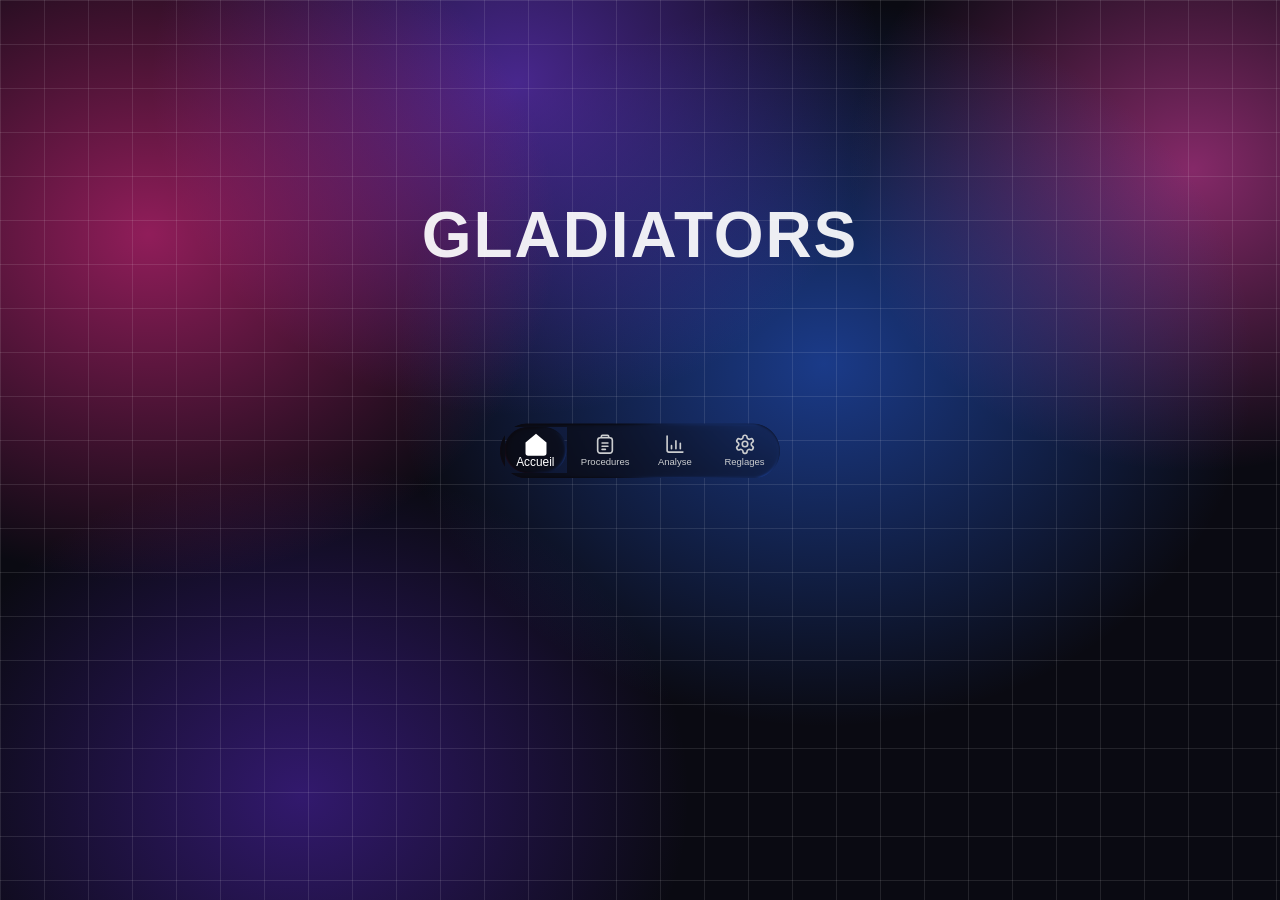
<file: liquidgl-navbar-test (1).html>
<!DOCTYPE html>
<html lang="fr">
<head>
<meta charset="utf-8">
<meta name="viewport" content="width=device-width,initial-scale=1">
<title>liquidGL — navbar + lentille active</title>
<!--
  Lentille active rendue par liquidGL — https://github.com/naughtyduk/liquidGL
  MIT License, Copyright (c) NaughtyDuk. Voir THIRD_PARTY_LICENSES.md
-->
<style>
  *{box-sizing:border-box}
  html,body{margin:0;height:100%}
  body{
    background:#0a0a12;
    font-family:"Inter",-apple-system,BlinkMacSystemFont,"Segoe UI",Roboto,sans-serif;
    -webkit-font-smoothing:antialiased;
    overflow:hidden;
  }

  /* Decor : en flux normal, liquidGL ignore tout position:fixed */
  .scene{position:relative;width:100%;height:100vh;overflow:hidden}
  .halos{position:absolute;inset:-10%;
    background:
      radial-gradient(38% 46% at 18% 30%, rgba(255,45,149,.55), transparent 70%),
      radial-gradient(34% 44% at 42% 16%, rgba(123,63,242,.55), transparent 70%),
      radial-gradient(40% 48% at 62% 42%, rgba(43,107,255,.50), transparent 70%),
      radial-gradient(32% 40% at 86% 24%, rgba(255,72,190,.50), transparent 70%),
      radial-gradient(36% 44% at 28% 82%, rgba(90,40,200,.50), transparent 70%);
  }
  .grid{position:absolute;inset:0;
    background-image:
      linear-gradient(to right, rgba(255,255,255,.10) 1px, transparent 1px),
      linear-gradient(to bottom, rgba(255,255,255,.10) 1px, transparent 1px);
    background-size:44px 44px;
  }
  .title{position:absolute;left:0;right:0;top:22%;text-align:center;
    color:rgba(255,255,255,.92);font-size:64px;font-weight:900;letter-spacing:.03em}

  /* ---- GEOMETRIE SEULE : toute l'optique vient de liquidGL ---- */
  .navbar{
    position:absolute; left:50%; top:50%;
    margin-left:-140px; margin-top:-27.5px;
    width:280px; height:55px; border-radius:27.5px;
    z-index:10;
  }
  .lens{
    background:transparent;   /* aucun fond : la presence vient de l'optique */
    position:absolute; left:50%; top:50%;
    width:62px; height:46px; border-radius:23px;
    z-index:20;                 /* au-dessus de la navbar */
    pointer-events:none;
    will-change:transform,width,height;
  }

  /* Couche des onglets : au-dessus de la navbar, sous la lentille */
  .tabs{
    position:absolute; left:50%; top:50%;
    margin-left:-140px; margin-top:-27.5px;
    width:280px; height:55px;
    z-index:30;   /* au-dessus du canvas liquidGL (maxZ - 1) */
  }
  .tab{
    position:absolute; top:0; height:100%; width:62px;
    display:flex; flex-direction:column; align-items:center; justify-content:center;
    gap:2px; cursor:pointer;
  }
  .tab svg{display:block}
  .tab span{line-height:1;white-space:nowrap;font-size:9.5px;font-weight:500}
  .layer{position:absolute;inset:0;pointer-events:none}
  .layerNormal{pointer-events:auto}
  .layerNormal{color:#CBCDCF}
  .layerMag{color:#FFFFFF}
</style>
</head>
<body>

<div class="scene">
  <div class="halos"></div>
  <div class="grid"></div>
  <div class="title">GLADIATORS</div>

  <!-- Deux geometries independantes, aucune fusion -->
  <div class="navbar" id="navbar"></div>
  <div class="tabs" id="tabs" data-liquid-ignore></div>
  <div class="lens" id="lens"></div>
</div>

<script>
/* liquidGL — https://github.com/naughtyduk/liquidGL
MIT License

Copyright (c) NaughtyDuk

Permission is hereby granted, free of charge, to any person obtaining a copy
of this software and associated documentation files (the "Software"), to deal
in the Software without restriction, including without limitation the rights
to use, copy, modify, merge, publish, distribute, sublicense, and/or sell
copies of the Software, and to permit persons to whom the Software is
furnished to do so, subject to the following conditions:

The above copyright notice and this permission notice shall be included in all
copies or substantial portions of the Software.

THE SOFTWARE IS PROVIDED "AS IS", WITHOUT WARRANTY OF ANY KIND, EXPRESS OR
IMPLIED, INCLUDING BUT NOT LIMITED TO THE WARRANTIES OF MERCHANTABILITY,
FITNESS FOR A PARTICULAR PURPOSE AND NONINFRINGEMENT. IN NO EVENT SHALL THE
AUTHORS OR COPYRIGHT HOLDERS BE LIABLE FOR ANY CLAIM, DAMAGES OR OTHER
LIABILITY, WHETHER IN AN ACTION OF CONTRACT, TORT OR OTHERWISE, ARISING FROM,
OUT OF OR IN CONNECTION WITH THE SOFTWARE OR THE USE OR OTHER DEALINGS IN THE
SOFTWARE.
*/
/*
 * liquidGL – Ultra-light glassmorphism for the web
 * -----------------------------------------------------------------------------
 *
 * Author: NaughtyDuk© – https://liquidgl.naughtyduk.com
 * Licence: MIT
 * Version: v2.0.1
 */

(() => {
  "use strict";

  const RECAPTURE_INTERVAL_MS = 250;

  /* --------------------------------------------------
   *  Utilities
   * ------------------------------------------------*/
  function debounce(fn, wait) {
    let t;
    return (...a) => {
      clearTimeout(t);
      t = setTimeout(() => fn.apply(null, a), wait);
    };
  }

  /* --------------------------------------------------
   *  Helper : Effective z-index (highest stacking context)
   * ------------------------------------------------*/
  function effectiveZ(el) {
    let node = el;
    while (node && node !== document.body) {
      const style = window.getComputedStyle(node);
      if (style.position !== "static" && style.zIndex !== "auto") {
        const z = parseInt(style.zIndex, 10);
        if (!isNaN(z)) return z;
      }
      node = node.parentElement;
    }
    return 0;
  }

  /* --------------------------------------------------
   *  WebGL helpers
   * ------------------------------------------------*/
  function compileShader(gl, type, src) {
    const s = gl.createShader(type);
    gl.shaderSource(s, src.trim());
    gl.compileShader(s);
    if (!gl.getShaderParameter(s, gl.COMPILE_STATUS)) {
      console.error("Shader error", gl.getShaderInfoLog(s));
      gl.deleteShader(s);
      return null;
    }
    return s;
  }

  function createProgram(gl, vsSource, fsSource) {
    const vs = compileShader(gl, gl.VERTEX_SHADER, vsSource);
    const fs = compileShader(gl, gl.FRAGMENT_SHADER, fsSource);
    if (!vs || !fs) return null;
    const p = gl.createProgram();
    gl.attachShader(p, vs);
    gl.attachShader(p, fs);
    gl.linkProgram(p);
    if (!gl.getProgramParameter(p, gl.LINK_STATUS)) {
      console.error("Program link error", gl.getProgramInfoLog(p));
      return null;
    }
    return p;
  }

  /* --------------------------------------------------
   *  NaughtyDOM
   * ------------------------------------------------*/
  const NaughtyDOM = (() => {
    const IDENT = [1, 0, 0, 1, 0, 0];
    const CLIP_OVERFLOW = /^(hidden|clip|scroll|auto)$/;

    function mul(m, n) {
      return [
        m[0] * n[0] + m[2] * n[1],
        m[1] * n[0] + m[3] * n[1],
        m[0] * n[2] + m[2] * n[3],
        m[1] * n[2] + m[3] * n[3],
        m[0] * n[4] + m[2] * n[5] + m[4],
        m[1] * n[4] + m[3] * n[5] + m[5],
      ];
    }

    function apply(m, x, y) {
      return [m[0] * x + m[2] * y + m[4], m[1] * x + m[3] * y + m[5]];
    }

    function invertLinear(m) {
      const det = m[0] * m[3] - m[1] * m[2];
      if (!det || !isFinite(det)) return null;
      return [m[3] / det, -m[1] / det, -m[2] / det, m[0] / det, 0, 0];
    }

    function parseMatrix(str) {
      if (!str || str === "none") return null;
      const open = str.indexOf("(");
      if (open === -1) return null;
      const kind = str.slice(0, open);
      const v = str
        .slice(open + 1, str.lastIndexOf(")"))
        .split(",")
        .map((n) => parseFloat(n));
      if (kind === "matrix" && v.length >= 6) {
        return [v[0], v[1], v[2], v[3], v[4], v[5]];
      }
      if (kind === "matrix3d" && v.length >= 16) {
        return [v[0], v[1], v[4], v[5], v[12], v[13]];
      }
      return null;
    }

    function parseOrigin(str) {
      if (!str) return [0, 0];
      const p = str.split(" ");
      return [parseFloat(p[0]) || 0, parseFloat(p[1]) || 0];
    }

    function isTransparent(color) {
      if (!color || color === "transparent" || color === "none") return true;
      const alpha = color.match(
        /^(?:rgba|hsla|hwb|lab|lch|oklab|oklch|color)\([^)]*[,/]\s*([0-9.]+)%?\s*\)$/,
      );
      return alpha ? parseFloat(alpha[1]) === 0 : false;
    }

    function splitTopLevel(value) {
      const out = [];
      let depth = 0;
      let start = 0;
      for (let i = 0; i < value.length; i++) {
        const c = value[i];
        if (c === "(") depth++;
        else if (c === ")") depth--;
        else if (c === "," && depth === 0) {
          out.push(value.slice(start, i).trim());
          start = i + 1;
        }
      }
      const tail = value.slice(start).trim();
      if (tail) out.push(tail);
      return out;
    }

    function resolveLength(token, basis) {
      if (!token) return 0;
      if (token.indexOf("%") !== -1) {
        return (parseFloat(token) / 100) * basis;
      }
      const n = parseFloat(token);
      return isNaN(n) ? 0 : n;
    }

    function cornerRadius(value, w, h) {
      if (!value) return [0, 0];
      const parts = value.split(" ").filter(Boolean);
      const rx = resolveLength(parts[0], w);
      const ry = parts.length > 1 ? resolveLength(parts[1], h) : rx;
      return [Math.max(0, rx), Math.max(0, ry)];
    }

    function parseRadii(style, w, h) {
      const r = [
        cornerRadius(style.borderTopLeftRadius, w, h),
        cornerRadius(style.borderTopRightRadius, w, h),
        cornerRadius(style.borderBottomRightRadius, w, h),
        cornerRadius(style.borderBottomLeftRadius, w, h),
      ];
      if (!r.some((c) => c[0] > 0 || c[1] > 0)) return null;
      let f = 1;
      const ratio = (sum, len) => (sum > len && sum > 0 ? len / sum : 1);
      f = Math.min(
        f,
        ratio(r[0][0] + r[1][0], w),
        ratio(r[3][0] + r[2][0], w),
        ratio(r[0][1] + r[3][1], h),
        ratio(r[1][1] + r[2][1], h),
      );
      if (f < 1) {
        for (let i = 0; i < 4; i++) {
          r[i][0] *= f;
          r[i][1] *= f;
        }
      }
      return r;
    }

    function insetRadii(radii, top, right, bottom, left) {
      if (!radii) return null;
      return [
        [Math.max(0, radii[0][0] - left), Math.max(0, radii[0][1] - top)],
        [Math.max(0, radii[1][0] - right), Math.max(0, radii[1][1] - top)],
        [Math.max(0, radii[2][0] - right), Math.max(0, radii[2][1] - bottom)],
        [Math.max(0, radii[3][0] - left), Math.max(0, radii[3][1] - bottom)],
      ];
    }

    function invert(m) {
      const det = m[0] * m[3] - m[1] * m[2];
      if (!det || !isFinite(det)) return null;
      return [
        m[3] / det,
        -m[1] / det,
        -m[2] / det,
        m[0] / det,
        (m[2] * m[5] - m[3] * m[4]) / det,
        (m[1] * m[4] - m[0] * m[5]) / det,
      ];
    }

    const imageCache = new Map();
    const svgCache = new WeakMap();
    let pending = [];

    function sameOrigin(src) {
      if (/^data:/.test(src) || /^blob:/.test(src)) return true;
      try {
        return new URL(src, location.href).origin === location.origin;
      } catch (e) {
        return false;
      }
    }

    function loadImage(src) {
      if (!src) return null;
      if (imageCache.has(src)) return imageCache.get(src);
      const img = new Image();
      const entry = { img, ready: false, failed: false };
      imageCache.set(src, entry);
      if (!sameOrigin(src)) img.crossOrigin = "anonymous";
      const done = new Promise((resolve) => {
        img.onload = () => {
          entry.ready = true;
          resolve();
        };
        img.onerror = () => {
          entry.failed = true;
          resolve();
        };
      });
      img.src = src;
      if (img.complete && img.naturalWidth) {
        entry.ready = true;
      } else {
        pending.push(done);
      }
      return entry;
    }

    const SVG_PAINT = [
      "fill",
      "fill-opacity",
      "fill-rule",
      "stroke",
      "stroke-width",
      "stroke-opacity",
      "stroke-linecap",
      "stroke-linejoin",
      "stroke-dasharray",
      "stroke-dashoffset",
      "opacity",
      "color",
      "stop-color",
      "stop-opacity",
      "font-family",
      "font-size",
      "font-weight",
      "font-style",
      "text-anchor",
      "letter-spacing",
      "display",
      "visibility",
      "transform",
      "transform-origin",
      "mix-blend-mode",
      "clip-path",
      "mask",
      "filter",
      "marker-start",
      "marker-mid",
      "marker-end",
    ];

    function inlineSvgStyles(source, clone) {
      const computed = getComputedStyle(source);
      let css = "";
      for (let i = 0; i < SVG_PAINT.length; i++) {
        const prop = SVG_PAINT[i];
        const value = computed.getPropertyValue(prop);
        if (value) css += `${prop}:${value};`;
      }
      if (css) clone.setAttribute("style", css);
      const sk = source.children;
      const ck = clone.children;
      for (let i = 0; i < sk.length && i < ck.length; i++) {
        inlineSvgStyles(sk[i], ck[i]);
      }
    }

    function svgToImage(el) {
      const r = el.getBoundingClientRect();
      const signature = `${el.outerHTML.length}|${el.childElementCount}|${Math.round(r.width)}x${Math.round(r.height)}|${el.className}`;
      const cached = svgCache.get(el);
      if (cached && cached.signature === signature) return cached.entry;

      const clone = el.cloneNode(true);
      inlineSvgStyles(el, clone);
      let html = new XMLSerializer().serializeToString(clone);
      if (
        !/^<svg[^>]*\swidth=/.test(html) ||
        !/^<svg[^>]*\sheight=/.test(html)
      ) {
        html = html.replace(
          /^<svg/,
          `<svg width="${r.width}" height="${r.height}"`,
        );
      }
      if (!/xmlns=/.test(html)) {
        html = html.replace(/^<svg/, '<svg xmlns="http://www.w3.org/2000/svg"');
      }
      const entry = loadImage(
        "data:image/svg+xml;charset=utf-8," + encodeURIComponent(html),
      );
      svgCache.set(el, { signature, entry });
      return entry;
    }

    function usableDomImage(el) {
      return (
        el.complete &&
        el.naturalWidth > 0 &&
        (sameOrigin(el.currentSrc || el.src) || !!el.crossOrigin)
      );
    }

    function layerUrls(value) {
      if (!value || value === "none") return [];
      const out = [];
      splitTopLevel(value).forEach((layer) => {
        const m = layer.match(/^url\((['"]?)(.*?)\1\)$/);
        if (m) out.push(m[2]);
      });
      return out;
    }

    const COLOR_TOKEN =
      /^(rgba?\([^)]*\)|hsla?\([^)]*\)|hwb\([^)]*\)|(?:ok)?lab\([^)]*\)|(?:ok)?lch\([^)]*\)|color\([^)]*\)|color-mix\([^)]*\)|#[0-9a-fA-F]{3,8}|[a-zA-Z]+)/;

    function parseAngle(token) {
      const v = parseFloat(token);
      if (isNaN(v)) return 180;
      if (token.indexOf("turn") !== -1) return v * 360;
      if (token.indexOf("grad") !== -1) return v * 0.9;
      if (token.indexOf("rad") !== -1) return (v * 180) / Math.PI;
      return v;
    }

    function sideAngle(spec, w, h) {
      const has = (k) => spec.indexOf(k) !== -1;
      const diag = (Math.atan2(w, h) * 180) / Math.PI;
      if (has("top") && has("right")) return diag;
      if (has("bottom") && has("right")) return 180 - diag;
      if (has("bottom") && has("left")) return 180 + diag;
      if (has("top") && has("left")) return 360 - diag;
      if (has("top")) return 0;
      if (has("right")) return 90;
      if (has("bottom")) return 180;
      if (has("left")) return 270;
      return 180;
    }

    function parseStops(parts, length) {
      const stops = [];
      parts.forEach((part) => {
        const m = part.match(COLOR_TOKEN);
        if (!m) return;
        const color = m[0];
        const rest = part.slice(color.length).trim();
        const positions = rest ? rest.split(/\s+/) : [];
        if (!positions.length) {
          stops.push({ color, pos: null });
        } else {
          positions.forEach((p) => {
            const pos =
              p.indexOf("%") !== -1
                ? parseFloat(p) / 100
                : length
                  ? parseFloat(p) / length
                  : 0;
            stops.push({ color, pos: isNaN(pos) ? null : pos });
          });
        }
      });
      if (!stops.length) return stops;
      if (stops[0].pos === null) stops[0].pos = 0;
      if (stops[stops.length - 1].pos === null) {
        stops[stops.length - 1].pos = 1;
      }
      let last = 0;
      for (let i = 0; i < stops.length; i++) {
        if (stops[i].pos === null) {
          let next = i;
          while (next < stops.length && stops[next].pos === null) next++;
          const span = stops[next].pos - last;
          for (let k = i; k < next; k++) {
            stops[k].pos = last + (span * (k - i + 1)) / (next - i + 1);
          }
          i = next - 1;
        }
        last = stops[i].pos;
        if (i > 0 && stops[i].pos < stops[i - 1].pos) {
          stops[i].pos = stops[i - 1].pos;
        }
      }
      return stops;
    }

    function repeatStops(stops) {
      if (stops.length < 2) return stops;
      const first = stops[0].pos;
      const period = stops[stops.length - 1].pos - first;
      if (period <= 0.0001) return stops;
      const out = [];
      const cycles = Math.min(Math.ceil(1 / period) + 1, 200);
      for (let c = -1; c < cycles; c++) {
        for (let i = 0; i < stops.length; i++) {
          const pos = stops[i].pos + period * c;
          if (pos < -period || pos > 1 + period) continue;
          out.push({
            color: stops[i].color,
            pos: Math.min(1, Math.max(0, pos)),
          });
        }
      }
      return out.length ? out : stops;
    }

    function resolvePosition(tokens, w, h, iw, ih) {
      let x = "50%";
      let y = "50%";
      if (tokens.length === 1) {
        x = tokens[0];
        y = "50%";
        if (tokens[0] === "top" || tokens[0] === "bottom") {
          y = tokens[0];
          x = "50%";
        }
      } else if (tokens.length >= 2) {
        x = tokens[0];
        y = tokens[1];
      }
      const map = {
        left: "0%",
        top: "0%",
        center: "50%",
        right: "100%",
        bottom: "100%",
      };
      if (map[x] !== undefined) x = map[x];
      if (map[y] !== undefined) y = map[y];
      const px =
        x.indexOf("%") !== -1
          ? (parseFloat(x) / 100) * (w - iw)
          : parseFloat(x) || 0;
      const py =
        y.indexOf("%") !== -1
          ? (parseFloat(y) / 100) * (h - ih)
          : parseFloat(y) || 0;
      return [px, py];
    }

    function makeGradient(ctx, spec, x, y, w, h) {
      const open = spec.indexOf("(");
      const kind = spec.slice(0, open);
      const body = spec.slice(open + 1, spec.lastIndexOf(")"));
      const parts = splitTopLevel(body);
      if (!parts.length) return null;
      const repeating = kind.indexOf("repeating-") === 0;
      const base = kind.replace("repeating-", "");

      if (base === "linear-gradient") {
        let angle = 180;
        if (/^(to\s|[-0-9.]+(deg|grad|rad|turn))/.test(parts[0])) {
          angle =
            parts[0].indexOf("to ") === 0
              ? sideAngle(parts[0], w, h)
              : parseAngle(parts[0]);
          parts.shift();
        }
        const rad = ((angle - 90) * Math.PI) / 180;
        const dx = Math.cos(rad);
        const dy = Math.sin(rad);
        const ar = (angle * Math.PI) / 180;
        const length = Math.abs(w * Math.sin(ar)) + Math.abs(h * Math.cos(ar));
        const cx = x + w / 2;
        const cy = y + h / 2;
        let stops = parseStops(parts, length);
        if (!stops.length) return null;
        if (repeating) stops = repeatStops(stops);
        const g = ctx.createLinearGradient(
          cx - (dx * length) / 2,
          cy - (dy * length) / 2,
          cx + (dx * length) / 2,
          cy + (dy * length) / 2,
        );
        stops.forEach((s) => {
          try {
            g.addColorStop(Math.min(1, Math.max(0, s.pos)), s.color);
          } catch (e) {}
        });
        return { gradient: g };
      }

      if (base === "radial-gradient") {
        let shape = "ellipse";
        let sizing = "farthest-corner";
        let posTokens = [];
        let explicit = [];
        if (!COLOR_TOKEN.test(parts[0]) || /\bat\b/.test(parts[0])) {
          const head = parts[0];
          const atIndex = head.indexOf(" at ");
          const geom = (atIndex === -1 ? head : head.slice(0, atIndex)).trim();
          if (atIndex !== -1) {
            posTokens = head
              .slice(atIndex + 4)
              .trim()
              .split(/\s+/);
          }
          geom.split(/\s+/).forEach((tok) => {
            if (tok === "circle" || tok === "ellipse") shape = tok;
            else if (/closest|farthest/.test(tok)) sizing = tok;
            else if (tok) explicit.push(tok);
          });
          if (geom || atIndex !== -1) parts.shift();
        }
        const cxy = posTokens.length
          ? resolvePosition(posTokens, w, h, 0, 0)
          : [w / 2, h / 2];
        const cx = x + cxy[0];
        const cy = y + cxy[1];
        const lx = cxy[0];
        const ly = cxy[1];
        let rx;
        let ry;
        if (explicit.length) {
          rx = resolveLength(explicit[0], w);
          ry = explicit.length > 1 ? resolveLength(explicit[1], h) : rx;
        } else {
          const dxs = [Math.abs(lx), Math.abs(w - lx)];
          const dys = [Math.abs(ly), Math.abs(h - ly)];
          const near = sizing.indexOf("closest") === 0;
          const sx = near ? Math.min(dxs[0], dxs[1]) : Math.max(dxs[0], dxs[1]);
          const sy = near ? Math.min(dys[0], dys[1]) : Math.max(dys[0], dys[1]);
          if (sizing.indexOf("side") !== -1) {
            rx = sx;
            ry = sy;
          } else {
            rx = Math.sqrt(sx * sx + sy * sy);
            ry = rx;
            if (shape === "ellipse") {
              rx = sx * Math.SQRT2;
              ry = sy * Math.SQRT2;
            }
          }
          if (shape === "circle") {
            rx =
              sizing.indexOf("closest") === 0
                ? Math.min(sx, sy)
                : Math.max(sx, sy);
            if (sizing.indexOf("corner") !== -1)
              rx = Math.sqrt(sx * sx + sy * sy);
            ry = rx;
          }
        }
        rx = Math.max(0.01, rx);
        ry = Math.max(0.01, ry);
        let stops = parseStops(parts, rx);
        if (!stops.length) return null;
        if (repeating) stops = repeatStops(stops);
        const g = ctx.createRadialGradient(cx, cy, 0, cx, cy, rx);
        stops.forEach((s) => {
          try {
            g.addColorStop(Math.min(1, Math.max(0, s.pos)), s.color);
          } catch (e) {}
        });
        return { gradient: g, scaleY: ry / rx, cx, cy };
      }

      if (base === "conic-gradient" && ctx.createConicGradient) {
        let from = 0;
        let posTokens = [];
        if (/^(from\s|at\s)/.test(parts[0])) {
          const head = parts[0];
          const atIndex = head.indexOf(" at ");
          const fromPart = atIndex === -1 ? head : head.slice(0, atIndex);
          if (fromPart.indexOf("from") === 0) {
            from = parseAngle(fromPart.replace("from", "").trim());
          }
          if (atIndex !== -1) {
            posTokens = head
              .slice(atIndex + 4)
              .trim()
              .split(/\s+/);
          }
          parts.shift();
        }
        const cxy = posTokens.length
          ? resolvePosition(posTokens, w, h, 0, 0)
          : [w / 2, h / 2];
        let stops = parseStops(parts, 360);
        if (!stops.length) return null;
        if (repeating) stops = repeatStops(stops);
        const g = ctx.createConicGradient(
          ((from - 90) * Math.PI) / 180,
          x + cxy[0],
          y + cxy[1],
        );
        stops.forEach((s) => {
          try {
            g.addColorStop(Math.min(1, Math.max(0, s.pos)), s.color);
          } catch (e) {}
        });
        return { gradient: g };
      }

      return null;
    }

    function boxFor(kind, node, style) {
      let x = node.x;
      let y = node.y;
      let w = node.w;
      let h = node.h;
      let radii = node.radii;
      const bt = parseFloat(style.borderTopWidth) || 0;
      const br = parseFloat(style.borderRightWidth) || 0;
      const bb = parseFloat(style.borderBottomWidth) || 0;
      const bl = parseFloat(style.borderLeftWidth) || 0;
      if (kind === "padding-box" || kind === "content-box") {
        x += bl;
        y += bt;
        w -= bl + br;
        h -= bt + bb;
        radii = insetRadii(radii, bt, br, bb, bl);
        if (kind === "content-box") {
          const pt = parseFloat(style.paddingTop) || 0;
          const pr = parseFloat(style.paddingRight) || 0;
          const pb = parseFloat(style.paddingBottom) || 0;
          const pl = parseFloat(style.paddingLeft) || 0;
          x += pl;
          y += pt;
          w -= pl + pr;
          h -= pt + pb;
          radii = insetRadii(radii, pt, pr, pb, pl);
        }
      }
      return { x, y, w: Math.max(0, w), h: Math.max(0, h), radii };
    }

    function tracePath(ctx, x, y, w, h, radii) {
      if (w <= 0 || h <= 0) return;
      if (!radii) {
        ctx.rect(x, y, w, h);
        return;
      }
      const [tl, tr, br, bl] = radii;
      const HALF = Math.PI / 2;
      ctx.moveTo(x + tl[0], y);
      ctx.lineTo(x + w - tr[0], y);
      if (tr[0] > 0 || tr[1] > 0) {
        ctx.ellipse(x + w - tr[0], y + tr[1], tr[0], tr[1], 0, -HALF, 0);
      }
      ctx.lineTo(x + w, y + h - br[1]);
      if (br[0] > 0 || br[1] > 0) {
        ctx.ellipse(x + w - br[0], y + h - br[1], br[0], br[1], 0, 0, HALF);
      }
      ctx.lineTo(x + bl[0], y + h);
      if (bl[0] > 0 || bl[1] > 0) {
        ctx.ellipse(x + bl[0], y + h - bl[1], bl[0], bl[1], 0, HALF, Math.PI);
      }
      ctx.lineTo(x, y + tl[1]);
      if (tl[0] > 0 || tl[1] > 0) {
        ctx.ellipse(
          x + tl[0],
          y + tl[1],
          tl[0],
          tl[1],
          0,
          Math.PI,
          Math.PI + HALF,
        );
      }
      ctx.closePath();
    }

    function borderBoxSize(el, style) {
      let w = parseFloat(style.width);
      let h = parseFloat(style.height);
      if (isNaN(w) || isNaN(h)) {
        if (typeof el.offsetWidth === "number" && el.offsetWidth) {
          return { w: el.offsetWidth, h: el.offsetHeight };
        }
        const r = el.getBoundingClientRect();
        return { w: r.width, h: r.height };
      }
      if (style.boxSizing !== "border-box") {
        w +=
          parseFloat(style.paddingLeft) +
          parseFloat(style.paddingRight) +
          parseFloat(style.borderLeftWidth) +
          parseFloat(style.borderRightWidth);
        h +=
          parseFloat(style.paddingTop) +
          parseFloat(style.paddingBottom) +
          parseFloat(style.borderTopWidth) +
          parseFloat(style.borderBottomWidth);
      }
      return { w, h };
    }

    function isStackingContext(el, style) {
      if (style.position !== "static" && style.zIndex !== "auto") return true;
      if (style.position === "fixed" || style.position === "sticky")
        return true;
      if (parseFloat(style.opacity) < 1) return true;
      if (style.transform && style.transform !== "none") return true;
      if (style.filter && style.filter !== "none") return true;
      if (style.isolation === "isolate") return true;
      if (style.mixBlendMode && style.mixBlendMode !== "normal") return true;
      if (/paint|layout|strict|content/.test(style.contain || "")) return true;
      if (style.webkitOverflowScrolling === "touch") return true;
      return false;
    }

    function measureRuns(el, style) {
      const runs = [];
      if (style.visibility !== "visible") return runs;

      const transform = style.textTransform;
      const kids = el.childNodes;
      let range = null;

      for (let i = 0; i < kids.length; i++) {
        const textNode = kids[i];
        if (textNode.nodeType !== 3) continue;
        const raw = textNode.data;
        if (!raw || !raw.trim()) continue;
        if (!range) range = document.createRange();

        const re = /\S+/g;
        let match;
        while ((match = re.exec(raw)) !== null) {
          try {
            range.setStart(textNode, match.index);
            range.setEnd(textNode, match.index + match[0].length);
          } catch (e) {
            continue;
          }
          const rects = range.getClientRects();
          if (!rects.length) continue;

          let text = match[0];
          if (transform === "uppercase") text = text.toUpperCase();
          else if (transform === "lowercase") text = text.toLowerCase();
          else if (transform === "capitalize") {
            text = text.replace(/\b\w/g, (c) => c.toUpperCase());
          }

          if (rects.length === 1) {
            const r = rects[0];
            runs.push({
              text,
              left: r.left,
              top: r.top,
              right: r.right,
              height: r.height,
            });
          } else {
            const per = Math.ceil(text.length / rects.length);
            for (let k = 0; k < rects.length; k++) {
              const slice = text.substr(k * per, per);
              if (!slice) continue;
              const r = rects[k];
              runs.push({
                text: slice,
                left: r.left,
                top: r.top,
                right: r.right,
                height: r.height,
              });
            }
          }
        }
      }

      const tag = el.tagName;
      if (tag === "INPUT" || tag === "TEXTAREA") {
        const value = el.value || el.placeholder;
        if (value) runs.push({ text: value, value: true });
      }

      return runs;
    }

    function discoverAssets(el, style) {
      const layers = style.backgroundImage;
      if (layers && layers !== "none") layerUrls(layers).forEach(loadImage);
      const tag = el.tagName;
      if (tag === "IMG") {
        const src = el.currentSrc || el.src;
        if (src && !usableDomImage(el)) loadImage(src);
      } else if (tag === "svg") {
        svgToImage(el);
      }
    }

    function buildNode(el, parent, clips, ignore) {
      if (ignore && ignore(el)) return null;
      const style = getComputedStyle(el);
      if (style.display === "none") return null;

      const size = borderBoxSize(el, style);
      const rect = el.getBoundingClientRect();
      const B = parent ? parent.m : IDENT;
      const Blin = [B[0], B[1], B[2], B[3], 0, 0];
      const own = parseMatrix(style.transform);
      const N = own || IDENT;
      const Nlin = [N[0], N[1], N[2], N[3], 0, 0];
      const BN = mul(Blin, Nlin);

      let x;
      let y;
      let m;
      if (!own && (!parent || parent.untransformed)) {
        x = rect.left;
        y = rect.top;
        m = IDENT;
      } else {
        const o = parseOrigin(style.transformOrigin);
        const no = apply(Nlin, o[0], o[1]);
        const tv = [o[0] - no[0] + N[4], o[1] - no[1] + N[5]];
        const bt = apply(Blin, tv[0], tv[1]);
        const C = [bt[0] + B[4], bt[1] + B[5]];
        let minX = Infinity;
        let minY = Infinity;
        const corners = [
          [0, 0],
          [size.w, 0],
          [0, size.h],
          [size.w, size.h],
        ];
        for (let i = 0; i < corners.length; i++) {
          const p = apply(BN, corners[i][0], corners[i][1]);
          if (p[0] < minX) minX = p[0];
          if (p[1] < minY) minY = p[1];
        }
        const inv = invertLinear(Blin);
        if (!inv) return null;
        const u = apply(inv, rect.left - minX - C[0], rect.top - minY - C[1]);
        x = u[0];
        y = u[1];
        m = [BN[0], BN[1], BN[2], BN[3], C[0], C[1]];
      }

      const radii = parseRadii(style, size.w, size.h);
      const node = {
        el,
        style,
        x,
        y,
        w: size.w,
        h: size.h,
        m,
        radii,
        clips,
        opacity: parseFloat(style.opacity),
        untransformed: !own && (!parent || parent.untransformed),
        children: [],
        runs: measureRuns(el, style),
      };

      discoverAssets(el, style);

      if (
        CLIP_OVERFLOW.test(style.overflowX) ||
        CLIP_OVERFLOW.test(style.overflowY)
      ) {
        const bt = parseFloat(style.borderTopWidth);
        const br = parseFloat(style.borderRightWidth);
        const bb = parseFloat(style.borderBottomWidth);
        const bl = parseFloat(style.borderLeftWidth);
        node.childClips = clips.concat([
          {
            m,
            x: x + bl,
            y: y + bt,
            w: Math.max(0, size.w - bl - br),
            h: Math.max(0, size.h - bt - bb),
            radii: insetRadii(radii, bt, br, bb, bl),
          },
        ]);
      } else {
        node.childClips = clips;
      }

      return node;
    }

    function newStack(node) {
      return {
        node,
        negative: [],
        zeroOrAuto: [],
        positive: [],
        floats: [],
      };
    }

    function collect(node, stack, ignore) {
      if (node.el.tagName === "svg") return;
      const kids = node.el.children;
      for (let i = 0; i < kids.length; i++) {
        const child = buildNode(kids[i], node, node.childClips, ignore);
        if (!child) continue;
        const cs = child.style;
        if (isStackingContext(child.el, cs)) {
          const sub = newStack(child);
          collect(child, sub, ignore);
          const z =
            cs.position !== "static" && cs.zIndex !== "auto"
              ? parseInt(cs.zIndex, 10) || 0
              : 0;
          if (z < 0) stack.negative.push({ z, sub });
          else if (z > 0) stack.positive.push({ z, sub });
          else stack.zeroOrAuto.push(sub);
        } else if (cs.position !== "static") {
          const sub = newStack(child);
          collect(child, sub, ignore);
          stack.zeroOrAuto.push(sub);
        } else if (cs.float !== "none") {
          const sub = newStack(child);
          collect(child, sub, ignore);
          stack.floats.push(sub);
        } else {
          node.children.push(child);
          collect(child, stack, ignore);
        }
      }
    }

    function Painter(ctx, base) {
      this.ctx = ctx;
      this.base = base;
      this.activeClips = null;
      this.alphaStack = [];
    }

    Painter.prototype.space = function (m) {
      const d = mul(this.base, m);
      this.ctx.setTransform(d[0], d[1], d[2], d[3], d[4], d[5]);
    };

    Painter.prototype.setClips = function (clips) {
      if (this.activeClips === clips) return;
      const ctx = this.ctx;
      if (this.activeClips !== null) ctx.restore();
      ctx.save();
      for (let i = 0; i < clips.length; i++) {
        const c = clips[i];
        this.space(c.m);
        ctx.beginPath();
        tracePath(ctx, c.x, c.y, c.w, c.h, c.radii);
        ctx.clip();
      }
      this.activeClips = clips;
    };

    Painter.prototype.release = function () {
      if (this.activeClips !== null) {
        this.ctx.restore();
        this.activeClips = null;
      }
    };

    Painter.prototype.shadows = function (node) {
      const value = node.style.boxShadow;
      if (!value || value === "none") return;
      const ctx = this.ctx;
      const layers = splitTopLevel(value).reverse();
      for (let i = 0; i < layers.length; i++) {
        const raw = layers[i];
        const inset = raw.indexOf("inset") !== -1;
        const body = raw.replace("inset", "").trim();
        const colorMatch = body.match(
          /^(rgba?\([^)]*\)|hsla?\([^)]*\)|[a-z]+\([^)]*\)|#[0-9a-f]+|[a-z]+)/i,
        );
        if (!colorMatch) continue;
        const color = colorMatch[0];
        if (isTransparent(color)) continue;
        const nums = body
          .slice(color.length)
          .trim()
          .split(/\s+/)
          .map((n) => parseFloat(n) || 0);
        const dx = nums[0] || 0;
        const dy = nums[1] || 0;
        const blur = nums[2] || 0;
        const spread = nums[3] || 0;

        ctx.save();
        this.space(node.m);
        if (inset) {
          ctx.beginPath();
          tracePath(ctx, node.x, node.y, node.w, node.h, node.radii);
          ctx.clip();
          const gx = node.x - node.w - 100;
          const gy = node.y - node.h - 100;
          ctx.beginPath();
          ctx.rect(gx, gy, node.w * 3 + 200, node.h * 3 + 200);
          tracePath(
            ctx,
            node.x + spread,
            node.y + spread,
            node.w - spread * 2,
            node.h - spread * 2,
            insetRadii(node.radii, spread, spread, spread, spread),
          );
          ctx.shadowColor = color;
          ctx.shadowOffsetX = dx;
          ctx.shadowOffsetY = dy;
          ctx.shadowBlur = blur;
          ctx.fillStyle = "#000";
          ctx.fill("evenodd");
        } else {
          ctx.beginPath();
          tracePath(ctx, node.x, node.y, node.w, node.h, node.radii);
          const gx = node.x - node.w - blur * 2 - Math.abs(dx) - spread - 100;
          const gy = node.y - node.h - blur * 2 - Math.abs(dy) - spread - 100;
          ctx.rect(
            gx,
            gy,
            node.w * 3 + blur * 4 + Math.abs(dx) * 2 + spread * 2 + 200,
            node.h * 3 + blur * 4 + Math.abs(dy) * 2 + spread * 2 + 200,
          );
          ctx.clip("evenodd");
          ctx.shadowColor = color;
          ctx.shadowOffsetX = dx;
          ctx.shadowOffsetY = dy;
          ctx.shadowBlur = blur;
          ctx.fillStyle = "#000";
          ctx.beginPath();
          tracePath(
            ctx,
            node.x - spread,
            node.y - spread,
            node.w + spread * 2,
            node.h + spread * 2,
            insetRadii(node.radii, -spread, -spread, -spread, -spread),
          );
          ctx.fill();
        }
        ctx.restore();
      }
    };

    Painter.prototype.background = function (node) {
      const style = node.style;
      const ctx = this.ctx;
      const images = style.backgroundImage;
      const hasImages = images && images !== "none";
      if (isTransparent(style.backgroundColor) && !hasImages) return;

      const clipList = splitTopLevel(style.backgroundClip || "border-box");
      const clipBox = boxFor(clipList[clipList.length - 1], node, style);
      if (clipBox.w <= 0 || clipBox.h <= 0) return;

      if (!isTransparent(style.backgroundColor)) {
        this.space(node.m);
        ctx.beginPath();
        tracePath(
          ctx,
          clipBox.x,
          clipBox.y,
          clipBox.w,
          clipBox.h,
          clipBox.radii,
        );
        ctx.fillStyle = style.backgroundColor;
        ctx.fill();
      }

      if (!hasImages) return;

      const layers = splitTopLevel(images);
      const originList = splitTopLevel(style.backgroundOrigin || "padding-box");
      const sizeList = splitTopLevel(style.backgroundSize || "auto");
      const posList = splitTopLevel(style.backgroundPosition || "0% 0%");
      const repeatList = splitTopLevel(style.backgroundRepeat || "repeat");
      const pick = (list, i) => list[i % list.length];

      for (let i = layers.length - 1; i >= 0; i--) {
        const layer = layers[i];
        if (!layer || layer === "none") continue;
        const lClip = boxFor(pick(clipList, i), node, style);
        const origin = boxFor(pick(originList, i), node, style);
        if (lClip.w <= 0 || lClip.h <= 0) continue;

        ctx.save();
        this.space(node.m);
        ctx.beginPath();
        tracePath(ctx, lClip.x, lClip.y, lClip.w, lClip.h, lClip.radii);
        ctx.clip();

        const urlMatch = layer.match(/^url\((['"]?)(.*?)\1\)$/);
        if (urlMatch) {
          const entry = imageCache.get(urlMatch[2]);
          if (entry && entry.ready) {
            this.tile(
              entry.img,
              origin,
              pick(sizeList, i),
              pick(posList, i),
              pick(repeatList, i),
            );
          }
        } else if (/gradient\(/.test(layer)) {
          try {
            const made = makeGradient(
              ctx,
              layer,
              origin.x,
              origin.y,
              origin.w,
              origin.h,
            );
            if (made) {
              ctx.fillStyle = made.gradient;
              if (made.scaleY && Math.abs(made.scaleY - 1) > 0.001) {
                const inv = 1 / made.scaleY;
                ctx.translate(made.cx, made.cy);
                ctx.scale(1, made.scaleY);
                ctx.translate(-made.cx, -made.cy);
                ctx.fillRect(
                  lClip.x,
                  made.cy + (lClip.y - made.cy) * inv,
                  lClip.w,
                  lClip.h * inv,
                );
              } else {
                ctx.fillRect(lClip.x, lClip.y, lClip.w, lClip.h);
              }
            }
          } catch (e) {}
        }
        ctx.restore();
      }
    };

    Painter.prototype.tile = function (img, area, size, position, repeat) {
      const ctx = this.ctx;
      const nw = img.naturalWidth || img.width;
      const nh = img.naturalHeight || img.height;
      if (!nw || !nh) return;

      let dw;
      let dh;
      const ratio = nw / nh;
      if (size === "cover" || size === "contain") {
        const areaRatio = area.w / area.h;
        const wide = size === "cover" ? areaRatio < ratio : areaRatio > ratio;
        if (wide) {
          dh = area.h;
          dw = dh * ratio;
        } else {
          dw = area.w;
          dh = dw / ratio;
        }
      } else {
        const tokens = (size || "auto").split(/\s+/);
        const sx = tokens[0] || "auto";
        const sy = tokens[1] || "auto";
        if (sx === "auto" && sy === "auto") {
          dw = nw;
          dh = nh;
        } else if (sx === "auto") {
          dh = resolveLength(sy, area.h);
          dw = dh * ratio;
        } else if (sy === "auto") {
          dw = resolveLength(sx, area.w);
          dh = dw / ratio;
        } else {
          dw = resolveLength(sx, area.w);
          dh = resolveLength(sy, area.h);
        }
      }
      if (dw <= 0 || dh <= 0) return;

      const offset = resolvePosition(
        (position || "0% 0%").split(/\s+/),
        area.w,
        area.h,
        dw,
        dh,
      );
      const ox = area.x + offset[0];
      const oy = area.y + offset[1];

      if (repeat === "no-repeat") {
        ctx.drawImage(img, ox, oy, dw, dh);
        return;
      }

      const repeatX = repeat !== "repeat-y";
      const repeatY = repeat !== "repeat-x";
      const mode =
        repeatX && repeatY ? "repeat" : repeatX ? "repeat-x" : "repeat-y";
      const pattern = ctx.createPattern(img, mode);
      if (!pattern) return;

      if (pattern.setTransform && typeof DOMMatrix !== "undefined") {
        pattern.setTransform(new DOMMatrix([dw / nw, 0, 0, dh / nh, ox, oy]));
        ctx.fillStyle = pattern;
        ctx.fillRect(
          repeatX ? area.x : ox,
          repeatY ? area.y : oy,
          repeatX ? area.w : dw,
          repeatY ? area.h : dh,
        );
        return;
      }

      ctx.save();
      ctx.translate(ox, oy);
      ctx.scale(dw / nw, dh / nh);
      ctx.fillStyle = pattern;
      ctx.fillRect(
        ((repeatX ? area.x : ox) - ox) / (dw / nw),
        ((repeatY ? area.y : oy) - oy) / (dh / nh),
        (repeatX ? area.w : dw) / (dw / nw),
        (repeatY ? area.h : dh) / (dh / nh),
      );
      ctx.restore();
    };

    Painter.prototype.replaced = function (node) {
      const el = node.el;
      const tag = el.tagName;
      if (tag === "VIDEO" || tag === "IFRAME") return;

      let source = null;
      if (tag === "IMG") {
        if (usableDomImage(el)) {
          source = el;
        } else {
          const entry = imageCache.get(el.currentSrc || el.src);
          if (entry && entry.ready) source = entry.img;
        }
      } else if (tag === "CANVAS") {
        source = el.width && el.height ? el : null;
      } else if (tag === "svg") {
        const cached = svgCache.get(el);
        if (cached && cached.entry.ready) source = cached.entry.img;
      }
      if (!source) return;

      const style = node.style;
      const box = boxFor("content-box", node, style);
      if (box.w <= 0 || box.h <= 0) return;

      const nw = source.naturalWidth || source.width || box.w;
      const nh = source.naturalHeight || source.height || box.h;
      if (!nw || !nh) return;

      const fit = style.objectFit || "fill";
      let dw = box.w;
      let dh = box.h;
      if (fit !== "fill") {
        const ratio = nw / nh;
        const areaRatio = box.w / box.h;
        if (fit === "contain" || fit === "scale-down") {
          if (areaRatio > ratio) {
            dh = box.h;
            dw = dh * ratio;
          } else {
            dw = box.w;
            dh = dw / ratio;
          }
          if (fit === "scale-down" && (dw > nw || dh > nh)) {
            dw = nw;
            dh = nh;
          }
        } else if (fit === "cover") {
          if (areaRatio < ratio) {
            dh = box.h;
            dw = dh * ratio;
          } else {
            dw = box.w;
            dh = dw / ratio;
          }
        } else if (fit === "none") {
          dw = nw;
          dh = nh;
        }
      }

      const offset = resolvePosition(
        (style.objectPosition || "50% 50%").split(/\s+/),
        box.w,
        box.h,
        dw,
        dh,
      );

      const ctx = this.ctx;
      ctx.save();
      this.space(node.m);
      ctx.beginPath();
      tracePath(ctx, box.x, box.y, box.w, box.h, box.radii);
      ctx.clip();
      try {
        ctx.drawImage(source, box.x + offset[0], box.y + offset[1], dw, dh);
      } catch (e) {}
      ctx.restore();
    };

    Painter.prototype.text = function (node) {
      const style = node.style;
      const ctx = this.ctx;
      const strokeWidth = parseFloat(style.webkitTextStrokeWidth) || 0;
      if (isTransparent(style.color) && strokeWidth <= 0) return;

      this.setClips(node.clips);
      this.space(node.m);

      const fontSize = parseFloat(style.fontSize) || 16;
      ctx.font = `${style.fontStyle} ${style.fontWeight} ${fontSize}px ${style.fontFamily}`;
      if ("letterSpacing" in ctx) {
        ctx.letterSpacing =
          style.letterSpacing === "normal" ? "0px" : style.letterSpacing;
      }
      if ("wordSpacing" in ctx) {
        ctx.wordSpacing =
          style.wordSpacing === "normal" ? "0px" : style.wordSpacing;
      }
      const rtl = style.direction === "rtl";
      ctx.direction = rtl ? "rtl" : "ltr";
      ctx.textAlign = rtl ? "right" : "left";
      ctx.textBaseline = "alphabetic";
      ctx.fillStyle = style.color;

      const strokeColor = style.webkitTextStrokeColor;
      const strokeFirst = (style.paintOrder || "").indexOf("stroke") === 0;

      const shadows = [];
      if (style.textShadow && style.textShadow !== "none") {
        splitTopLevel(style.textShadow).forEach((raw) => {
          const cm = raw.match(COLOR_TOKEN);
          if (!cm || isTransparent(cm[0])) return;
          const nums = raw
            .slice(cm[0].length)
            .trim()
            .split(/\s+/)
            .map((n) => parseFloat(n) || 0);
          shadows.push({
            color: cm[0],
            dx: nums[0] || 0,
            dy: nums[1] || 0,
            blur: nums[2] || 0,
          });
        });
      }

      const inv = node.untransformed ? null : invert(node.m);
      const toLocal = (px, py) => (inv ? apply(inv, px, py) : [px, py]);
      const scaleY = inv ? Math.hypot(inv[2], inv[3]) : 1;

      const decoration = style.textDecorationLine;
      const decorate =
        decoration && decoration !== "none"
          ? {
              color: style.textDecorationColor || style.color,
              under: decoration.indexOf("underline") !== -1,
              through: decoration.indexOf("line-through") !== -1,
              over: decoration.indexOf("overline") !== -1,
            }
          : null;

      const draw = (text, run) => {
        if (!text) return;
        const local = toLocal(run.left, run.top);
        const metrics = ctx.measureText(text);
        const ascent =
          metrics.fontBoundingBoxAscent ||
          metrics.actualBoundingBoxAscent ||
          fontSize * 0.8;
        const descent =
          metrics.fontBoundingBoxDescent ||
          metrics.actualBoundingBoxDescent ||
          fontSize * 0.2;
        const boxH = run.height * scaleY;
        const baseline = local[1] + (boxH - (ascent + descent)) / 2 + ascent;
        const anchor = rtl ? toLocal(run.right, run.top)[0] : local[0];

        for (let s = 0; s < shadows.length; s++) {
          const sh = shadows[s];
          ctx.save();
          ctx.shadowColor = sh.color;
          ctx.shadowOffsetX = sh.dx;
          ctx.shadowOffsetY = sh.dy;
          ctx.shadowBlur = sh.blur;
          ctx.fillText(text, anchor, baseline);
          ctx.restore();
        }

        const strokeIt = () => {
          if (strokeWidth <= 0 || isTransparent(strokeColor)) return;
          ctx.save();
          ctx.lineWidth = strokeWidth * 2;
          ctx.strokeStyle = strokeColor;
          ctx.lineJoin = "round";
          ctx.strokeText(text, anchor, baseline);
          ctx.restore();
        };

        if (strokeFirst) strokeIt();
        ctx.fillText(text, anchor, baseline);
        if (!strokeFirst) strokeIt();

        if (decorate) {
          const width = metrics.width;
          const x0 = rtl ? anchor - width : anchor;
          const thickness = Math.max(1, fontSize / 14);
          ctx.save();
          ctx.fillStyle = decorate.color;
          if (decorate.under) {
            ctx.fillRect(x0, baseline + thickness * 1.5, width, thickness);
          }
          if (decorate.through) {
            ctx.fillRect(x0, baseline - ascent / 3, width, thickness);
          }
          if (decorate.over) {
            ctx.fillRect(x0, baseline - ascent, width, thickness);
          }
          ctx.restore();
        }
      };

      const runs = node.runs;
      for (let i = 0; i < runs.length; i++) {
        const run = runs[i];
        if (run.value) {
          const box = boxFor("content-box", node, style);
          const metrics = ctx.measureText(run.text);
          const ascent = metrics.fontBoundingBoxAscent || fontSize * 0.8;
          const descent = metrics.fontBoundingBoxDescent || fontSize * 0.2;
          const baseline = box.y + (box.h - (ascent + descent)) / 2 + ascent;
          ctx.fillText(run.text, rtl ? box.x + box.w : box.x, baseline);
        } else {
          draw(run.text, run);
        }
      }
    };

    Painter.prototype.borders = function (node) {
      const style = node.style;
      const widths = [
        parseFloat(style.borderTopWidth) || 0,
        parseFloat(style.borderRightWidth) || 0,
        parseFloat(style.borderBottomWidth) || 0,
        parseFloat(style.borderLeftWidth) || 0,
      ];
      const styles = [
        style.borderTopStyle,
        style.borderRightStyle,
        style.borderBottomStyle,
        style.borderLeftStyle,
      ];
      const colors = [
        style.borderTopColor,
        style.borderRightColor,
        style.borderBottomColor,
        style.borderLeftColor,
      ];
      let any = false;
      for (let i = 0; i < 4; i++) {
        if (
          widths[i] > 0 &&
          styles[i] !== "none" &&
          styles[i] !== "hidden" &&
          !isTransparent(colors[i])
        ) {
          any = true;
          break;
        }
      }
      if (!any) return;

      const ctx = this.ctx;
      const inner = insetRadii(
        node.radii,
        widths[0],
        widths[1],
        widths[2],
        widths[3],
      );
      const ix = node.x + widths[3];
      const iy = node.y + widths[0];
      const iw = Math.max(0, node.w - widths[1] - widths[3]);
      const ih = Math.max(0, node.h - widths[0] - widths[2]);

      const uniform =
        colors[0] === colors[1] &&
        colors[1] === colors[2] &&
        colors[2] === colors[3] &&
        styles[0] === styles[1] &&
        styles[1] === styles[2] &&
        styles[2] === styles[3] &&
        styles[0] === "solid";

      this.space(node.m);

      if (uniform) {
        ctx.beginPath();
        tracePath(ctx, node.x, node.y, node.w, node.h, node.radii);
        tracePath(ctx, ix, iy, iw, ih, inner);
        ctx.fillStyle = colors[0];
        ctx.fill("evenodd");
        return;
      }

      const wedges = [
        [
          [node.x, node.y],
          [node.x + node.w, node.y],
          [ix + iw, iy],
          [ix, iy],
        ],
        [
          [node.x + node.w, node.y],
          [node.x + node.w, node.y + node.h],
          [ix + iw, iy + ih],
          [ix + iw, iy],
        ],
        [
          [node.x + node.w, node.y + node.h],
          [node.x, node.y + node.h],
          [ix, iy + ih],
          [ix + iw, iy + ih],
        ],
        [
          [node.x, node.y + node.h],
          [node.x, node.y],
          [ix, iy],
          [ix, iy + ih],
        ],
      ];

      for (let i = 0; i < 4; i++) {
        if (
          widths[i] <= 0 ||
          styles[i] === "none" ||
          styles[i] === "hidden" ||
          isTransparent(colors[i])
        ) {
          continue;
        }
        ctx.save();
        this.space(node.m);
        const wedge = wedges[i];
        ctx.beginPath();
        ctx.moveTo(wedge[0][0], wedge[0][1]);
        for (let p = 1; p < wedge.length; p++) {
          ctx.lineTo(wedge[p][0], wedge[p][1]);
        }
        ctx.closePath();
        ctx.clip();
        ctx.beginPath();
        tracePath(ctx, node.x, node.y, node.w, node.h, node.radii);
        tracePath(ctx, ix, iy, iw, ih, inner);
        ctx.fillStyle = colors[i];
        ctx.fill("evenodd");
        ctx.restore();
      }
    };

    Painter.prototype.node = function (node) {
      if (node.style.visibility !== "visible") return;
      if (node.w <= 0 || node.h <= 0) return;
      this.setClips(node.clips);
      this.shadows(node);
      this.background(node);
      this.borders(node);
      this.replaced(node);
    };

    const OP_BOX = 0;
    const OP_TEXT = 1;
    const OP_ALPHA_PUSH = 2;
    const OP_ALPHA_POP = 3;

    function emitInFlowBoxes(node, out) {
      for (let i = 0; i < node.children.length; i++) {
        const child = node.children[i];
        out.push({ t: OP_BOX, node: child });
        emitInFlowBoxes(child, out);
      }
    }

    function emitInFlowText(node, out) {
      for (let i = 0; i < node.children.length; i++) {
        const child = node.children[i];
        if (child.runs.length) out.push({ t: OP_TEXT, node: child });
        emitInFlowText(child, out);
      }
    }

    function emitStack(stack, out) {
      const alpha = stack.node.opacity;
      const fade = !isNaN(alpha) && alpha < 1;
      if (fade) out.push({ t: OP_ALPHA_PUSH, alpha });

      out.push({ t: OP_BOX, node: stack.node });

      const byZ = (a, b) => a.z - b.z;
      stack.negative.sort(byZ);
      for (let i = 0; i < stack.negative.length; i++) {
        emitStack(stack.negative[i].sub, out);
      }

      emitInFlowBoxes(stack.node, out);

      if (stack.node.runs.length) out.push({ t: OP_TEXT, node: stack.node });
      emitInFlowText(stack.node, out);

      for (let i = 0; i < stack.floats.length; i++) {
        emitStack(stack.floats[i], out);
      }
      for (let i = 0; i < stack.zeroOrAuto.length; i++) {
        emitStack(stack.zeroOrAuto[i], out);
      }
      stack.positive.sort(byZ);
      for (let i = 0; i < stack.positive.length; i++) {
        emitStack(stack.positive[i].sub, out);
      }

      if (fade) out.push({ t: OP_ALPHA_POP });
    }

    Painter.prototype.run = function (ops, from, budgetMs) {
      const ctx = this.ctx;
      const deadline = budgetMs ? performance.now() + budgetMs : 0;
      for (let i = from; i < ops.length; i++) {
        const op = ops[i];
        if (op.t === OP_BOX) {
          this.node(op.node);
        } else if (op.t === OP_TEXT) {
          this.text(op.node);
        } else if (op.t === OP_ALPHA_PUSH) {
          this.release();
          this.alphaStack.push(ctx.globalAlpha);
          ctx.globalAlpha = ctx.globalAlpha * op.alpha;
        } else {
          this.release();
          ctx.globalAlpha = this.alphaStack.pop();
        }
        if (deadline && (i & 63) === 0 && performance.now() > deadline) {
          return i + 1;
        }
      }
      return ops.length;
    };

    function measure(element, options) {
      const opts = options || {};
      const scale = opts.scale || 1;
      const ignore = opts.ignoreElements || null;

      pending = [];
      const root = buildNode(element, null, [], ignore);
      if (!root) return null;

      const stack = newStack(root);
      collect(root, stack, ignore);

      const ops = [];
      emitStack(stack, ops);

      let base = [scale, 0, 0, scale, -root.x * scale, -root.y * scale];
      if (!root.untransformed) {
        const rootInv = invert(root.m);
        if (rootInv) base = mul(base, rootInv);
      }

      const assets = pending;
      pending = [];

      return {
        root,
        ops,
        base,
        scale,
        assets,
        width: opts.width != null ? opts.width : root.w,
        height: opts.height != null ? opts.height : root.h,
        backgroundColor: opts.backgroundColor || null,
      };
    }

    function prepareCanvas(plan, canvas) {
      const cw = Math.max(1, Math.round(plan.width * plan.scale));
      const ch = Math.max(1, Math.round(plan.height * plan.scale));
      if (canvas.width !== cw) canvas.width = cw;
      if (canvas.height !== ch) canvas.height = ch;

      const ctx = canvas.getContext("2d");
      ctx.setTransform(1, 0, 0, 1, 0, 0);
      ctx.globalAlpha = 1;
      ctx.clearRect(0, 0, canvas.width, canvas.height);
      if (plan.backgroundColor) {
        ctx.fillStyle = plan.backgroundColor;
        ctx.fillRect(0, 0, canvas.width, canvas.height);
      }
      return ctx;
    }

    function paint(plan, canvas) {
      const ctx = prepareCanvas(plan, canvas);
      const painter = new Painter(ctx, plan.base);
      painter.run(plan.ops, 0, 0);
      painter.release();
      ctx.setTransform(1, 0, 0, 1, 0, 0);
      return canvas;
    }

    function nextTask() {
      return new Promise((resolve) => {
        if (typeof requestIdleCallback === "function") {
          requestIdleCallback(() => resolve(), { timeout: 32 });
        } else {
          setTimeout(resolve, 0);
        }
      });
    }

    async function paintChunked(plan, canvas, budgetMs) {
      const ctx = prepareCanvas(plan, canvas);
      const painter = new Painter(ctx, plan.base);
      let index = 0;
      while (index < plan.ops.length) {
        index = painter.run(plan.ops, index, budgetMs);
        if (index < plan.ops.length) await nextTask();
      }
      painter.release();
      ctx.setTransform(1, 0, 0, 1, 0, 0);
      return canvas;
    }

    function rasterise(element, options) {
      const opts = options || {};
      const canvas = opts.canvas || document.createElement("canvas");
      const plan = measure(element, opts);
      if (!plan) {
        canvas.width = Math.max(
          1,
          Math.round((opts.width || 1) * (opts.scale || 1)),
        );
        canvas.height = Math.max(
          1,
          Math.round((opts.height || 1) * (opts.scale || 1)),
        );
        return canvas;
      }
      return paint(plan, canvas);
    }

    async function rasteriseAsync(element, options) {
      const opts = options || {};
      const canvas = opts.canvas || document.createElement("canvas");
      let plan = measure(element, opts);
      if (!plan) {
        canvas.width = Math.max(
          1,
          Math.round((opts.width || 1) * (opts.scale || 1)),
        );
        canvas.height = Math.max(
          1,
          Math.round((opts.height || 1) * (opts.scale || 1)),
        );
        return canvas;
      }
      if (plan.assets.length) {
        await Promise.all(plan.assets);
        plan = measure(element, opts) || plan;
      }
      return paintChunked(plan, canvas, opts.budgetMs || 8);
    }

    return { measure, paint, paintChunked, rasterise, rasteriseAsync };
  })();

  /* --------------------------------------------------
   *  Shared renderer (one per page)
   * ------------------------------------------------*/
  class liquidGLRenderer {
    constructor(snapshotSelector, snapshotResolution = 1.0) {
      this._naughtyQueued = false;
      this.canvas = document.createElement("canvas");
      this.canvas.style.cssText = `position:fixed;top:0;left:0;width:100%;height:100%;pointer-events:none;z-index:0;`;
      this.canvas.setAttribute("data-liquid-ignore", "");
      document.body.appendChild(this.canvas);

      const ctxAttribs = {
        alpha: true,
        premultipliedAlpha: true,
        preserveDrawingBuffer: true,
      };
      this.gl =
        this.canvas.getContext("webgl2", ctxAttribs) ||
        this.canvas.getContext("webgl", ctxAttribs) ||
        this.canvas.getContext("experimental-webgl", ctxAttribs);
      if (!this.gl) throw new Error("liquidGL: WebGL unavailable");

      this.lenses = [];
      this.texture = null;
      this.textureWidth = 0;
      this.textureHeight = 0;
      this.scaleFactor = 1;
      this.startTime = Date.now();
      this._scrollUpdateCounter = 0;

      this._initGL();

      this.snapshotTarget =
        document.querySelector(snapshotSelector) || document.body;
      if (!this.snapshotTarget) this.snapshotTarget = document.body;

      this._isScrolling = false;
      let lastScrollY = window.scrollY;
      let scrollTimeout;
      const scrollCheck = () => {
        if (window.scrollY !== lastScrollY) {
          this._isScrolling = true;
          lastScrollY = window.scrollY;
          clearTimeout(scrollTimeout);
          scrollTimeout = setTimeout(() => {
            this._isScrolling = false;
          }, 200);
        }
        requestAnimationFrame(scrollCheck);
      };
      requestAnimationFrame(scrollCheck);

      const onResize = debounce(() => {
        if (this._capturing || this._isScrolling) return;

        if (window.visualViewport && window.visualViewport.scale !== 1) {
          return;
        }

        this._dynamicNodes.forEach((node) => {
          const meta = this._dynMeta.get(node.el);
          if (meta) {
            meta.needsRecapture = true;
            meta.prevDrawRect = null;
            meta.lastCapture = null;
          }
        });

        this._resizeCanvas();
        this.lenses.forEach((l) => l.updateMetrics());
        this.captureSnapshot();
      }, RECAPTURE_INTERVAL_MS);
      window.addEventListener("resize", onResize, { passive: true });

      if ("ResizeObserver" in window) {
        new ResizeObserver(onResize).observe(this.snapshotTarget);
      }

      /* --------------------------------------------------
       *  Dynamic DOM elements (non-video, e.g. animating text)
       * ------------------------------------------------*/
      this._dynamicNodes = [];
      this._dynMeta = new WeakMap();
      this._lastDynamicUpdate = 0;

      const styleEl = document.createElement("style");
      styleEl.id = "liquid-gl-dynamic-styles";
      document.head.appendChild(styleEl);
      this._dynamicStyleSheet = styleEl.sheet;

      this._snapshotResolution = Math.max(
        0.1,
        Math.min(3.0, snapshotResolution),
      );
      this._pendingReveal = [];

      this._resizeCanvas();
      this.captureSnapshot();

      /* --------------------------------------------------
       *  Dynamic media (video) support
       * ------------------------------------------------*/
      this._videoNodes = Array.from(
        this.snapshotTarget.querySelectorAll("video"),
      );
      this._videoNodes = this._videoNodes.filter((v) => !this._isIgnored(v));
      this._tmpCanvas = document.createElement("canvas");
      this._tmpCtx = this._tmpCanvas.getContext("2d");

      this._videoFrameState = new WeakMap();

      this._videoAlphaState = new WeakMap();

      this.canvas.style.opacity = "0";

      this.useExternalTicker = false;

      /* --------------------------------------------------
       *  Inline worker for heavy dynamic nodes
       * ------------------------------------------------*/
      this._workerEnabled =
        typeof OffscreenCanvas !== "undefined" &&
        typeof Worker !== "undefined" &&
        typeof ImageBitmap !== "undefined";

      if (this._workerEnabled) {
        const workerSrc = `
          /* dynamic-element worker (runs in its own thread) */
          self.onmessage = async (e) => {
            const { id, width, height, snap, dyn } = e.data;
            const off = new OffscreenCanvas(width, height);
            const ctx = off.getContext('2d');

            ctx.drawImage(snap, 0, 0, width, height);
            ctx.drawImage(dyn, 0, 0, width, height);

            const bmp = await off.transferToImageBitmap();
            self.postMessage({ id, bmp }, [bmp]);
          };
        `;
        const blob = new Blob([workerSrc], { type: "application/javascript" });
        this._dynWorker = new Worker(URL.createObjectURL(blob), {
          type: "module",
        });

        this._dynJobs = new Map();

        this._dynWorker.onmessage = (e) => {
          const { id, bmp } = e.data;
          const meta = this._dynJobs.get(id);
          if (!meta) return;
          this._dynJobs.delete(id);

          const { x, y, w, h } = meta;
          const gl = this.gl;
          gl.bindTexture(gl.TEXTURE_2D, this.texture);
          gl.texSubImage2D(
            gl.TEXTURE_2D,
            0,
            x,
            y,
            gl.RGBA,
            gl.UNSIGNED_BYTE,
            bmp,
          );
        };
      }
    }

    /* ----------------------------- */
    _initGL() {
      const vsSource = `
        attribute vec2 a_position;
        varying vec2 v_uv;
        void main(){
          v_uv = (a_position + 1.0) * 0.5;
          gl_Position = vec4(a_position, 0.0, 1.0);
        }`;

      const fsSource = `
        #ifdef GL_FRAGMENT_PRECISION_HIGH
        precision highp float;
        #else
        precision mediump float;
        #endif
        varying vec2 v_uv;
        uniform sampler2D u_tex;
        uniform vec2  u_resolution;
        uniform vec2  u_textureResolution;
        uniform vec4  u_bounds;
        uniform float u_refraction;
        uniform float u_aberration;
        uniform float u_bevelDepth;
        uniform float u_bevelWidth;
        uniform float u_frost;
        uniform float u_radius;
        uniform float u_time;
        uniform bool  u_specular;
        uniform float u_revealProgress;
        uniform int   u_revealType;
        uniform float u_tiltX;
        uniform float u_tiltY;
        uniform float u_magnify;
        uniform vec2  u_subpixel;
        uniform vec2  u_boxSize;

        float udRoundBox( vec2 p, vec2 b, float r ) {
          return length(max(abs(p)-b+r,0.0))-r;
        }

        vec2 cornerNormal( vec2 p, vec2 b, float r, vec2 fallback ) {
          vec2 q = abs(p) - b + r;
          vec2 m = max(q, 0.0);
          float l = length(m);
          if (l <= 0.0) return fallback;
          float w = smoothstep(0.0, max(r * 0.5, 1.0), min(m.x, m.y));
          if (w <= 0.0) return fallback;
          vec2 s = vec2(p.x < 0.0 ? -1.0 : 1.0, p.y < 0.0 ? -1.0 : 1.0);
          return normalize(mix(fallback, s * (m / l), w));
        }

        float random(vec2 st) {
          return fract(sin(dot(st.xy, vec2(12.9898,78.233))) * 43758.5453123);
        }

        float edgeFactor(vec2 p_px, vec2 b_px, float radius_px){
          float d = -udRoundBox(p_px, b_px, radius_px);
          float bevel_px = u_bevelWidth * min(u_boxSize.x, u_boxSize.y);
          return 1.0 - smoothstep(0.0, bevel_px, d);
        }
        void main(){
          vec2 p = v_uv - 0.5;
          p.x *= u_resolution.x / u_resolution.y;

          vec2 p_px = v_uv * u_resolution - u_subpixel - 0.5 * u_boxSize;
          vec2 b_px = 0.5 * u_boxSize;

          float edge = edgeFactor(p_px, b_px, u_radius);
          float min_dimension = min(u_resolution.x, u_resolution.y);
          float offsetAmt = (edge * u_refraction + pow(edge, 10.0) * u_bevelDepth);
          float centreBlend = smoothstep(0.15, 0.45, length(p));
          vec2 refractDir = cornerNormal(p_px, b_px, u_radius, normalize(p));
          vec2 offset = refractDir * offsetAmt * centreBlend;

          float tiltRefractionScale = 0.05;
          vec2 tiltOffset = vec2(tan(radians(u_tiltY)), -tan(radians(u_tiltX))) * tiltRefractionScale;

          vec2 localUV = (v_uv - 0.5) / u_magnify + 0.5;
          vec2 flippedUV = vec2(localUV.x, 1.0 - localUV.y);
          vec2 mapped = u_bounds.xy + flippedUV * u_bounds.zw;
          vec2 refracted = mapped + offset - tiltOffset;

          float oob = max(max(-refracted.x, refracted.x - 1.0), max(-refracted.y, refracted.y - 1.0));
          float blend = 1.0 - smoothstep(0.0, 0.01, oob);
          vec2 sampleUV = mix(mapped, refracted, blend);

          vec4 baseCol   = texture2D(u_tex, mapped);

          vec2 texel = 1.0 / u_textureResolution;
          vec4 refrCol;

          if (u_frost > 0.0) {
              float radius = u_frost * 4.0;
              vec4 sum = vec4(0.0);
              const int SAMPLES = 16;

              for (int i = 0; i < SAMPLES; i++) {
                  float angle = random(v_uv + float(i)) * 6.283185;
                  float dist = sqrt(random(v_uv - float(i))) * radius;
                  vec2 offset = vec2(cos(angle), sin(angle)) * texel * dist;
                  sum += texture2D(u_tex, sampleUV + offset);
              }
              refrCol = sum / float(SAMPLES);
          } else {
              refrCol = texture2D(u_tex, sampleUV);
              refrCol += texture2D(u_tex, sampleUV + vec2( texel.x, 0.0));
              refrCol += texture2D(u_tex, sampleUV + vec2(-texel.x, 0.0));
              refrCol += texture2D(u_tex, sampleUV + vec2(0.0,  texel.y));
              refrCol += texture2D(u_tex, sampleUV + vec2(0.0, -texel.y));
              refrCol /= 5.0;
          }

          if (u_aberration > 0.0) {
              vec2 chroma = offset * u_aberration;
              refrCol.r = texture2D(u_tex, sampleUV - chroma).r;
              refrCol.b = texture2D(u_tex, sampleUV + chroma).b;
          }

          if (refrCol.a < 0.1) {
              refrCol = baseCol;
          }

          float diff = clamp(length(refrCol.rgb - baseCol.rgb) * 4.0, 0.0, 1.0);

          float antiHalo = (1.0 - centreBlend) * diff;

          vec4 final    = refrCol;

          float dmask = udRoundBox(p_px, b_px, u_radius);
          float inShape = 1.0 - smoothstep(-0.5, 0.5, dmask);

          if (u_specular) {
            vec2 lp1 = vec2(sin(u_time*0.2), cos(u_time*0.3))*0.6 + 0.5;
            vec2 lp2 = vec2(sin(u_time*-0.4+1.5), cos(u_time*0.25-0.5))*0.6 + 0.5;
            float h = 0.0;
            h += smoothstep(0.4,0.0,distance(v_uv, lp1))*0.1;
            h += smoothstep(0.5,0.0,distance(v_uv, lp2))*0.08;
            final.rgb += h;
          }

          if (u_revealType == 1) {
              final.rgb *= u_revealProgress;
              final.a  *= u_revealProgress;
          }

          final.rgb *= inShape;
          final.a   *= inShape;

          gl_FragColor = final;
        }`;

      this.program = createProgram(this.gl, vsSource, fsSource);
      const gl = this.gl;
      if (!this.program) throw new Error("liquidGL: Shader failed");

      const posBuf = gl.createBuffer();
      gl.bindBuffer(gl.ARRAY_BUFFER, posBuf);
      gl.bufferData(
        gl.ARRAY_BUFFER,
        new Float32Array([-1, -1, 1, -1, -1, 1, -1, 1, 1, -1, 1, 1]),
        gl.STATIC_DRAW,
      );

      const posLoc = gl.getAttribLocation(this.program, "a_position");
      gl.enableVertexAttribArray(posLoc);
      gl.vertexAttribPointer(posLoc, 2, gl.FLOAT, false, 0, 0);

      this._posBuf = posBuf;
      this._posLoc = posLoc;

      this.u = {
        tex: gl.getUniformLocation(this.program, "u_tex"),
        res: gl.getUniformLocation(this.program, "u_resolution"),
        textureResolution: gl.getUniformLocation(
          this.program,
          "u_textureResolution",
        ),
        bounds: gl.getUniformLocation(this.program, "u_bounds"),
        refraction: gl.getUniformLocation(this.program, "u_refraction"),
        aberration: gl.getUniformLocation(this.program, "u_aberration"),
        bevelDepth: gl.getUniformLocation(this.program, "u_bevelDepth"),
        bevelWidth: gl.getUniformLocation(this.program, "u_bevelWidth"),
        frost: gl.getUniformLocation(this.program, "u_frost"),
        radius: gl.getUniformLocation(this.program, "u_radius"),
        time: gl.getUniformLocation(this.program, "u_time"),
        specular: gl.getUniformLocation(this.program, "u_specular"),
        revealProgress: gl.getUniformLocation(this.program, "u_revealProgress"),
        revealType: gl.getUniformLocation(this.program, "u_revealType"),
        tiltX: gl.getUniformLocation(this.program, "u_tiltX"),
        tiltY: gl.getUniformLocation(this.program, "u_tiltY"),
        magnify: gl.getUniformLocation(this.program, "u_magnify"),
        subpixel: gl.getUniformLocation(this.program, "u_subpixel"),
        boxSize: gl.getUniformLocation(this.program, "u_boxSize"),
      };
    }

    /* ----------------------------- */
    _resizeCanvas() {
      const dpr = Math.min(2, window.devicePixelRatio || 1);
      this.canvas.width = innerWidth * dpr;
      this.canvas.height = innerHeight * dpr;
      this.canvas.style.width = `${innerWidth}px`;
      this.canvas.style.height = `${innerHeight}px`;
      this.gl.viewport(0, 0, this.canvas.width, this.canvas.height);
    }

    /* ----------------------------- */
    async captureSnapshot() {
      if (this._capturing) return;
      this._capturing = true;

      const undos = [];

      const attemptCapture = async (
        attempt = 1,
        maxAttempts = 3,
        delayMs = 500,
      ) => {
        try {
          const fullW = this.snapshotTarget.scrollWidth;
          const fullH = this.snapshotTarget.scrollHeight;
          const maxTex = this.gl.getParameter(this.gl.MAX_TEXTURE_SIZE) || 8192;
          const MAX_MOBILE_DIM = 4096;
          const isMobileSafari = /iPad|iPhone|iPod/.test(navigator.userAgent);

          let scale = Math.min(
            this._snapshotResolution,
            maxTex / fullW,
            maxTex / fullH,
          );

          if (isMobileSafari) {
            const over = (Math.max(fullW, fullH) * scale) / MAX_MOBILE_DIM;
            if (over > 1) scale = scale / over;
          }

          const maxArea = isMobileSafari ? 4096 * 4096 : 16384 * 16384;
          if (fullW * fullH * scale * scale > maxArea) {
            scale = Math.sqrt(maxArea / (fullW * fullH));
            console.warn(
              `liquidGL: snapshot area capped, resolution reduced to ${scale.toFixed(
                3,
              )} for a ${fullW}x${fullH} document.`,
            );
          }

          this.scaleFactor = Math.max(0.1, scale);

          this.canvas.style.visibility = "hidden";
          undos.push(() => (this.canvas.style.visibility = "visible"));

          const lensElements = this.lenses
            .flatMap((lens) => [lens.el, lens._shadowEl])
            .filter(Boolean);

          lensElements.forEach((el) => {
            el.setAttribute("data-liquidgl-hide", "");
            undos.push(() => {
              el.removeAttribute("data-liquidgl-hide");
            });
          });

          const ignoreElementsFunc = (element) => {
            if (!element || !element.hasAttribute) return false;
            if (element === this.canvas) {
              return true;
            }
            const style = window.getComputedStyle(element);
            if (style.position === "fixed") {
              return true;
            }
            return (
              element.hasAttribute("data-liquid-ignore") ||
              element.closest("[data-liquid-ignore]")
            );
          };

          const naughtyIgnore = (el) =>
            ignoreElementsFunc(el) ||
            (el.hasAttribute && el.hasAttribute("data-liquidgl-hide"));

          const snapCanvas = await NaughtyDOM.rasteriseAsync(
            this.snapshotTarget,
            {
              width: fullW,
              height: fullH,
              scale: scale,
              ignoreElements: naughtyIgnore,
            },
          );

          if (!this._uploadTexture(snapCanvas)) {
            throw new Error("liquidGL: snapshot could not be uploaded.");
          }
          return true;
        } catch (e) {
          console.error("liquidGL snapshot failed on attempt " + attempt, e);
          if (attempt < maxAttempts) {
            console.log(
              `Retrying snapshot capture (${attempt + 1}/${maxAttempts})...`,
            );
            await new Promise((resolve) => setTimeout(resolve, delayMs));
            return await attemptCapture(attempt + 1, maxAttempts, delayMs);
          } else {
            console.error("liquidGL: All snapshot attempts failed.", e);
            return false;
          }
        } finally {
          for (let i = undos.length - 1; i >= 0; i--) {
            undos[i]();
          }
          this._capturing = false;
        }
      };

      return await attemptCapture();
    }

    /* ----------------------------- */
    _uploadTexture(srcCanvas) {
      if (!srcCanvas) {
        console.error("liquidGL: snapshot produced no canvas.");
        return false;
      }

      if (!(srcCanvas instanceof HTMLCanvasElement)) {
        const tmp = document.createElement("canvas");
        tmp.width = srcCanvas.width || 0;
        tmp.height = srcCanvas.height || 0;
        if (tmp.width === 0 || tmp.height === 0) {
          console.error("liquidGL: snapshot canvas has zero dimensions.");
          return false;
        }
        try {
          const ctx = tmp.getContext("2d");
          ctx.drawImage(srcCanvas, 0, 0);
          srcCanvas = tmp;
        } catch (e) {
          console.error(
            "liquidGL: Unable to convert OffscreenCanvas for upload",
            e,
          );
          return false;
        }
      }

      if (srcCanvas.width === 0 || srcCanvas.height === 0) {
        console.error(
          "liquidGL: snapshot canvas has zero dimensions, requested area " +
            `${srcCanvas.width}x${srcCanvas.height} exceeds a browser limit.`,
        );
        return false;
      }
      this.staticSnapshotCanvas = srcCanvas;
      const gl = this.gl;
      if (!this.texture) this.texture = gl.createTexture();
      gl.bindTexture(gl.TEXTURE_2D, this.texture);
      gl.pixelStorei(gl.UNPACK_FLIP_Y_WEBGL, false);
      gl.texImage2D(
        gl.TEXTURE_2D,
        0,
        gl.RGBA,
        gl.RGBA,
        gl.UNSIGNED_BYTE,
        srcCanvas,
      );
      gl.texParameteri(gl.TEXTURE_2D, gl.TEXTURE_MIN_FILTER, gl.LINEAR);
      gl.texParameteri(gl.TEXTURE_2D, gl.TEXTURE_MAG_FILTER, gl.LINEAR);
      gl.texParameteri(gl.TEXTURE_2D, gl.TEXTURE_WRAP_S, gl.CLAMP_TO_EDGE);
      gl.texParameteri(gl.TEXTURE_2D, gl.TEXTURE_WRAP_T, gl.CLAMP_TO_EDGE);

      this.textureWidth = srcCanvas.width;
      this.textureHeight = srcCanvas.height;

      if (this._videoFrameState) this._videoFrameState = new WeakMap();

      this._vFboTexture = null;

      this.render();

      if (this._pendingReveal.length) {
        this._pendingReveal.forEach((ln) => ln._reveal());
        this._pendingReveal.length = 0;
      }

      return true;
    }

    /* ----------------------------- */
    addLens(element, options) {
      const lens = new liquidGLLens(this, element, options);
      this.lenses.push(lens);

      const maxZ = this._getMaxLensZ();
      if (maxZ > 0) {
        this.canvas.style.zIndex = maxZ - 1;
      }

      if (!this.texture) {
        this._pendingReveal.push(lens);
      } else {
        lens._reveal();
      }
      return lens;
    }

    /* ----------------------------- */
    render() {
      const gl = this.gl;
      if (!this.texture) return;

      if (this._isScrolling) {
        this._scrollUpdateCounter++;
      }

      gl.clearColor(0, 0, 0, 0);
      gl.clear(gl.COLOR_BUFFER_BIT);
      gl.useProgram(this.program);
      gl.activeTexture(gl.TEXTURE0);
      gl.bindTexture(gl.TEXTURE_2D, this.texture);
      gl.uniform1i(this.u.tex, 0);

      const time = (Date.now() - this.startTime) / 1000;
      gl.uniform1f(this.u.time, time);

      this._updateDynamicVideos();

      this._updateDynamicNodes();

      this._frameSnapRect = this.snapshotTarget.getBoundingClientRect();

      this.lenses.forEach((lens) => {
        lens.updateMetrics();
        if (lens._mirrorActive && lens._mirrorClipUpdater) {
          lens._mirrorClipUpdater();
        }
        this._renderLens(lens);
      });

      this.lenses.forEach((ln) => {
        if (ln._mirrorActive && ln._mirrorCtx) {
          const mirror = ln._mirror;
          if (
            mirror.width !== this.canvas.width ||
            mirror.height !== this.canvas.height
          ) {
            mirror.width = this.canvas.width;
            mirror.height = this.canvas.height;
          }
          ln._mirrorCtx.drawImage(this.canvas, 0, 0);
        }
      });

      const dpr = Math.min(2, window.devicePixelRatio || 1);
      this.lenses.forEach((ln) => {
        if (ln._mirrorActive && ln.rectPx) {
          const { left, top, width, height } = ln.rectPx;
          const expand = 2;
          const x = Math.max(0, Math.round(left * dpr) - expand);
          const y = Math.max(
            0,
            Math.round(this.canvas.height - (top + height) * dpr) - expand,
          );
          const w = Math.min(
            this.canvas.width - x,
            Math.round(width * dpr) + expand * 2,
          );
          const h = Math.min(
            this.canvas.height - y,
            Math.round(height * dpr) + expand * 2,
          );
          if (w > 0 && h > 0) {
            gl.enable(gl.SCISSOR_TEST);
            gl.scissor(x, y, w, h);
            gl.clearColor(0, 0, 0, 0);
            gl.clear(gl.COLOR_BUFFER_BIT);
            gl.disable(gl.SCISSOR_TEST);
          }
        }
      });
    }

    /* ----------------------------- */
    _renderLens(lens) {
      const gl = this.gl;
      const rect = lens.rectPx;
      if (!rect) return;

      const dpr = Math.min(2, window.devicePixelRatio || 1);

      let overscrollY = 0;
      let overscrollX = 0;

      const vv = window.visualViewport;
      if (vv && Math.abs(vv.scale - 1) < 0.01) {
        overscrollX = vv.offsetLeft;
        overscrollY = vv.offsetTop;
      }

      const leftPx = (rect.left + overscrollX) * dpr;
      const topPx = (rect.top + overscrollY) * dpr;
      const x = Math.round(leftPx);
      const yTop = Math.round(topPx);
      const w = Math.round(leftPx + rect.width * dpr) - x;
      const h = Math.round(topPx + rect.height * dpr) - yTop;
      const y = this.canvas.height - (yTop + h);

      gl.viewport(x, y, w, h);
      gl.uniform2f(this.u.res, w, h);
      gl.uniform2f(this.u.subpixel, leftPx - x, topPx - yTop);
      gl.uniform2f(this.u.boxSize, rect.width * dpr, rect.height * dpr);

      const snapRect =
        this._frameSnapRect || this.snapshotTarget.getBoundingClientRect();
      const docX = rect.left - snapRect.left;
      const docY = rect.top - snapRect.top;
      const leftUV = (docX * this.scaleFactor) / this.textureWidth;
      const topUV = (docY * this.scaleFactor) / this.textureHeight;
      const wUV = (rect.width * this.scaleFactor) / this.textureWidth;
      const hUV = (rect.height * this.scaleFactor) / this.textureHeight;
      gl.uniform4f(this.u.bounds, leftUV, topUV, wUV, hUV);

      gl.uniform2f(
        this.u.textureResolution,
        this.textureWidth,
        this.textureHeight,
      );
      gl.uniform1f(this.u.refraction, lens.options.refraction);
      gl.uniform1f(this.u.aberration, lens.options.aberration || 0);
      gl.uniform1f(this.u.bevelDepth, lens.options.bevelDepth);
      gl.uniform1f(this.u.bevelWidth, lens.options.bevelWidth);
      gl.uniform1f(this.u.frost, lens.options.frost);
      gl.uniform1f(this.u.radius, lens.radiusGl);
      gl.uniform1i(this.u.specular, lens.options.specular ? 1 : 0);
      gl.uniform1f(this.u.revealProgress, lens._revealProgress || 1.0);
      gl.uniform1i(this.u.revealType, lens.revealTypeIndex || 0);

      const mag = Math.max(
        0.001,
        Math.min(
          3.0,
          lens.options.magnify !== undefined ? lens.options.magnify : 1.0,
        ),
      );
      gl.uniform1f(this.u.magnify, mag);

      gl.uniform1f(this.u.tiltX, lens.tiltX || 0);
      gl.uniform1f(this.u.tiltY, lens.tiltY || 0);

      gl.drawArrays(gl.TRIANGLES, 0, 6);
    }

    /* ----------------------------- */
    _createRoundedRectPath(ctx, w, h, radii) {
      ctx.beginPath();
      ctx.moveTo(radii.tl, 0);
      ctx.lineTo(w - radii.tr, 0);
      ctx.arcTo(w, 0, w, radii.tr, radii.tr);
      ctx.lineTo(w, h - radii.br);
      ctx.arcTo(w, h, w - radii.br, h, radii.br);
      ctx.lineTo(radii.bl, h);
      ctx.arcTo(0, h, 0, h - radii.bl, radii.bl);
      ctx.lineTo(0, radii.tl);
      ctx.arcTo(0, 0, radii.tl, 0, radii.tl);
      ctx.closePath();
    }

    _initVideoBlit() {
      if (this._vBlitReady !== undefined) return this._vBlitReady;

      const gl = this.gl;

      const vs = `
        attribute vec2 a_position;
        varying vec2 v_uv;
        void main(){
          v_uv = (a_position + 1.0) * 0.5;
          gl_Position = vec4(a_position, 0.0, 1.0);
        }`;

      const fs = `
        precision mediump float;
        varying vec2 v_uv;
        uniform sampler2D u_src;
        uniform vec4 u_srcRect;
        void main(){
          gl_FragColor = texture2D(u_src, u_srcRect.xy + v_uv * u_srcRect.zw);
        }`;

      const prog = createProgram(gl, vs, fs);
      if (!prog) {
        this._vBlitReady = false;
        return false;
      }

      this._vProg = prog;
      this._vPosLoc = gl.getAttribLocation(prog, "a_position");
      this._vU = {
        src: gl.getUniformLocation(prog, "u_src"),
        srcRect: gl.getUniformLocation(prog, "u_srcRect"),
      };

      this._vTex = gl.createTexture();
      gl.bindTexture(gl.TEXTURE_2D, this._vTex);
      gl.texParameteri(gl.TEXTURE_2D, gl.TEXTURE_MIN_FILTER, gl.LINEAR);
      gl.texParameteri(gl.TEXTURE_2D, gl.TEXTURE_MAG_FILTER, gl.LINEAR);
      gl.texParameteri(gl.TEXTURE_2D, gl.TEXTURE_WRAP_S, gl.CLAMP_TO_EDGE);
      gl.texParameteri(gl.TEXTURE_2D, gl.TEXTURE_WRAP_T, gl.CLAMP_TO_EDGE);
      gl.bindTexture(gl.TEXTURE_2D, this.texture);

      this._vFbo = gl.createFramebuffer();
      this._vFboTexture = null;

      this._vBlitReady = true;
      return true;
    }

    _videoIsOpaque(vid) {
      if (!vid.videoWidth || !vid.videoHeight) return false;

      const key = vid.videoWidth + "x" + vid.videoHeight;
      const cached = this._videoAlphaState.get(vid);
      if (cached && cached.key === key) return cached.opaque;

      let opaque = false;
      try {
        const probe =
          this._alphaProbeCanvas ||
          (this._alphaProbeCanvas = document.createElement("canvas"));
        const size = 32;
        probe.width = size;
        probe.height = size;
        const ctx = probe.getContext("2d", { willReadFrequently: true });
        ctx.clearRect(0, 0, size, size);
        ctx.drawImage(vid, 0, 0, size, size);
        const data = ctx.getImageData(0, 0, size, size).data;
        opaque = true;
        for (let i = 3; i < data.length; i += 4) {
          if (data[i] !== 255) {
            opaque = false;
            break;
          }
        }
      } catch (e) {
        opaque = false;
      }

      this._videoAlphaState.set(vid, { key, opaque });
      return opaque;
    }

    _blitVideoToTexture(vid, dstX, dstY, dstW, dstH, srcRect) {
      const gl = this.gl;

      gl.bindFramebuffer(gl.FRAMEBUFFER, this._vFbo);

      if (this._vFboTexture !== this.texture) {
        gl.framebufferTexture2D(
          gl.FRAMEBUFFER,
          gl.COLOR_ATTACHMENT0,
          gl.TEXTURE_2D,
          this.texture,
          0,
        );
        if (
          gl.checkFramebufferStatus(gl.FRAMEBUFFER) !== gl.FRAMEBUFFER_COMPLETE
        ) {
          gl.bindFramebuffer(gl.FRAMEBUFFER, null);
          this._vBlitReady = false;
          return false;
        }
        this._vFboTexture = this.texture;
      }

      gl.activeTexture(gl.TEXTURE0);
      gl.bindTexture(gl.TEXTURE_2D, this._vTex);
      gl.pixelStorei(gl.UNPACK_FLIP_Y_WEBGL, false);

      try {
        gl.texImage2D(
          gl.TEXTURE_2D,
          0,
          gl.RGBA,
          gl.RGBA,
          gl.UNSIGNED_BYTE,
          vid,
        );
      } catch (e) {
        gl.bindFramebuffer(gl.FRAMEBUFFER, null);
        this._restoreLensProgramState();
        return false;
      }

      gl.useProgram(this._vProg);
      gl.bindBuffer(gl.ARRAY_BUFFER, this._posBuf);
      gl.enableVertexAttribArray(this._vPosLoc);
      gl.vertexAttribPointer(this._vPosLoc, 2, gl.FLOAT, false, 0, 0);

      gl.uniform1i(this._vU.src, 0);
      gl.uniform4f(
        this._vU.srcRect,
        srcRect.u,
        srcRect.v,
        srcRect.uw,
        srcRect.vh,
      );

      gl.viewport(dstX, dstY, dstW, dstH);
      gl.drawArrays(gl.TRIANGLES, 0, 6);

      gl.bindFramebuffer(gl.FRAMEBUFFER, null);
      this._restoreLensProgramState();

      return true;
    }

    _restoreLensProgramState() {
      const gl = this.gl;
      gl.useProgram(this.program);
      gl.bindBuffer(gl.ARRAY_BUFFER, this._posBuf);
      gl.enableVertexAttribArray(this._posLoc);
      gl.vertexAttribPointer(this._posLoc, 2, gl.FLOAT, false, 0, 0);
      gl.activeTexture(gl.TEXTURE0);
      gl.bindTexture(gl.TEXTURE_2D, this.texture);
      gl.uniform1i(this.u.tex, 0);
    }

    /* ----------------------------- */
    _updateDynamicVideos() {
      if (this._isScrolling && this._scrollUpdateCounter % 2 !== 0) return;
      if (
        !this.texture ||
        !this.staticSnapshotCanvas ||
        !this._videoNodes.length
      )
        return;
      const gl = this.gl;

      const snapRect = this.snapshotTarget.getBoundingClientRect();

      const maxLensZ = this._getMaxLensZ();

      this._videoNodes.forEach((vid) => {
        if (effectiveZ(vid) >= maxLensZ) {
          return;
        }

        if (this._isIgnored(vid) || vid.readyState < 2) return;

        const rect = vid.getBoundingClientRect();
        const texX = (rect.left - snapRect.left) * this.scaleFactor;
        const texY = (rect.top - snapRect.top) * this.scaleFactor;
        const texW = rect.width * this.scaleFactor;
        const texH = rect.height * this.scaleFactor;

        const drawW = Math.round(texW);
        const drawH = Math.round(texH);

        if (drawW <= 0 || drawH <= 0) return;

        const geomKey =
          Math.round(texX) + "," + Math.round(texY) + "," + drawW + "," + drawH;
        const prevState = this._videoFrameState.get(vid);
        if (
          prevState &&
          prevState.time === vid.currentTime &&
          prevState.geom === geomKey
        ) {
          return;
        }
        this._videoFrameState.set(vid, {
          time: vid.currentTime,
          geom: geomKey,
        });

        const drawX = Math.round(texX);
        const drawY = Math.round(texY);

        const maxW = this.textureWidth;
        const maxH = this.textureHeight;
        let dstX = drawX;
        let dstY = drawY;
        let srcX = 0,
          srcY = 0,
          updW = drawW,
          updH = drawH;

        if (dstX < 0) {
          srcX = -dstX;
          updW += dstX;
          dstX = 0;
        }
        if (dstY < 0) {
          srcY = -dstY;
          updH += dstY;
          dstY = 0;
        }

        if (dstX + updW > maxW) {
          updW = maxW - dstX;
        }
        if (dstY + updH > maxH) {
          updH = maxH - dstY;
        }

        if (updW <= 0 || updH <= 0) return;

        const style = window.getComputedStyle(vid);
        const scaledRadii = {
          tl: parseFloat(style.borderTopLeftRadius) * this.scaleFactor,
          tr: parseFloat(style.borderTopRightRadius) * this.scaleFactor,
          br: parseFloat(style.borderBottomRightRadius) * this.scaleFactor,
          bl: parseFloat(style.borderBottomLeftRadius) * this.scaleFactor,
        };
        const isRounded = Object.values(scaledRadii).some((r) => r > 0);

        if (
          !isRounded &&
          this._initVideoBlit() &&
          this._videoIsOpaque(vid) &&
          this._blitVideoToTexture(vid, dstX, dstY, updW, updH, {
            u: srcX / drawW,
            v: srcY / drawH,
            uw: updW / drawW,
            vh: updH / drawH,
          })
        ) {
          return;
        }

        if (
          this._tmpCanvas.width !== drawW ||
          this._tmpCanvas.height !== drawH
        ) {
          this._tmpCanvas.width = drawW;
          this._tmpCanvas.height = drawH;
        }

        try {
          this._tmpCtx.save();
          this._tmpCtx.clearRect(0, 0, drawW, drawH);

          if (isRounded) {
            this._createRoundedRectPath(
              this._tmpCtx,
              drawW,
              drawH,
              scaledRadii,
            );
            this._tmpCtx.clip();
          }

          this._tmpCtx.drawImage(
            this.staticSnapshotCanvas,
            texX,
            texY,
            texW,
            texH,
            0,
            0,
            drawW,
            drawH,
          );

          this._tmpCtx.drawImage(vid, 0, 0, drawW, drawH);
          this._tmpCtx.restore();
        } catch (e) {
          console.warn("liquidGL: Error drawing video frame", e);
          return;
        }

        gl.bindTexture(gl.TEXTURE_2D, this.texture);
        gl.pixelStorei(gl.UNPACK_FLIP_Y_WEBGL, false);
        gl.texSubImage2D(
          gl.TEXTURE_2D,
          0,
          dstX,
          dstY,
          gl.RGBA,
          gl.UNSIGNED_BYTE,
          this._tmpCanvas,
        );
      });
    }

    /* ----------------------------- */
    _updateDynamicNodes() {
      if (this._isScrolling && this._scrollUpdateCounter % 2 !== 0) return;
      const gl = this.gl;
      if (!this.texture || !this._dynMeta) return;
      const snapRect = this.snapshotTarget.getBoundingClientRect();
      const maxLensZ = this._getMaxLensZ();

      const lensRects = this.lenses.map((ln) => ln.rectPx).filter(Boolean);

      const rectsIntersect = (a, b) =>
        a.left < b.left + b.width &&
        a.left + a.width > b.left &&
        a.top < b.top + b.height &&
        a.top + a.height > b.top;

      if (!this._compositeCtx) {
        this._compositeCtx = document.createElement("canvas").getContext("2d");
      }

      const compositeVideos = (compositeCtx, dynamicElRect) => {
        this._videoNodes.forEach((vid) => {
          if (effectiveZ(vid) >= maxLensZ) return;
          const vidRect = vid.getBoundingClientRect();

          if (
            dynamicElRect.left < vidRect.right &&
            dynamicElRect.right > vidRect.left &&
            dynamicElRect.top < vidRect.bottom &&
            dynamicElRect.bottom > vidRect.top
          ) {
            const xInComposite =
              (vidRect.left - dynamicElRect.left) * this.scaleFactor;
            const yInComposite =
              (vidRect.top - dynamicElRect.top) * this.scaleFactor;
            const wInComposite = vidRect.width * this.scaleFactor;
            const hInComposite = vidRect.height * this.scaleFactor;
            compositeCtx.drawImage(
              vid,
              xInComposite,
              yInComposite,
              wInComposite,
              hInComposite,
            );
          }
        });
      };

      this._dynamicNodes.forEach((node) => {
        const el = node.el;
        const meta = this._dynMeta.get(el);
        if (!meta) return;

        if (meta.needsRecapture && !meta._capturing && !this._isScrolling) {
          meta._capturing = true;

          const ignoreDynamic = (n) =>
            n.tagName === "CANVAS" || n.hasAttribute("data-liquid-ignore");

          if (this._naughtyQueued) {
            meta._capturing = false;
          } else {
            this._naughtyQueued = true;
            const capture = () => {
              this._naughtyQueued = false;
              try {
                const cv = NaughtyDOM.rasterise(el, {
                  scale: this.scaleFactor,
                  ignoreElements: ignoreDynamic,
                  canvas: meta.naughtyCanvas,
                });
                meta.naughtyCanvas = cv;
                if (cv.width > 0 && cv.height > 0) {
                  meta.lastCapture = cv;
                  meta.needsRecapture = false;
                }
              } catch (e) {
                console.error("liquidGL: Dynamic element capture failed.", e);
              }
              meta._capturing = false;
            };
            if (typeof requestIdleCallback === "function") {
              requestIdleCallback(capture, { timeout: 100 });
            } else {
              setTimeout(capture, 0);
            }
          }
        }

        if (meta.lastCapture) {
          if (meta.prevDrawRect && !(this._workerEnabled && meta._heavyAnim)) {
            const { x, y, w, h } = meta.prevDrawRect;
            if (w > 0 && h > 0) {
              const eraseCanvas = this._compositeCtx.canvas;
              if (eraseCanvas.width !== w || eraseCanvas.height !== h) {
                eraseCanvas.width = w;
                eraseCanvas.height = h;
              }
              this._compositeCtx.drawImage(
                this.staticSnapshotCanvas,
                x,
                y,
                w,
                h,
                0,
                0,
                w,
                h,
              );
              gl.bindTexture(gl.TEXTURE_2D, this.texture);
              gl.texSubImage2D(
                gl.TEXTURE_2D,
                0,
                x,
                y,
                gl.RGBA,
                gl.UNSIGNED_BYTE,
                eraseCanvas,
              );
            }
          }

          const rect = el.getBoundingClientRect();
          if (
            effectiveZ(el) >= maxLensZ ||
            !document.contains(el) ||
            rect.width === 0 ||
            rect.height === 0
          ) {
            meta.prevDrawRect = null;
            return;
          }

          if (!lensRects.some((lr) => rectsIntersect(rect, lr))) {
            meta.prevDrawRect = null;
            return;
          }

          const texX = (rect.left - snapRect.left) * this.scaleFactor;
          const texY = (rect.top - snapRect.top) * this.scaleFactor;
          const drawW = Math.round(rect.width * this.scaleFactor);
          const drawH = Math.round(rect.height * this.scaleFactor);
          const drawX = Math.round(texX);
          const drawY = Math.round(texY);

          if (drawW <= 0 || drawH <= 0) return;

          const maxW = this.textureWidth;
          const maxH = this.textureHeight;
          let dstX = drawX;
          let dstY = drawY;
          let srcX = 0,
            srcY = 0,
            updW = drawW,
            updH = drawH;

          if (dstX < 0) {
            srcX = -dstX;
            updW += dstX;
            dstX = 0;
          }
          if (dstY < 0) {
            srcY = -dstY;
            updH += dstY;
            dstY = 0;
          }

          if (dstX + updW > maxW) {
            updW = maxW - dstX;
          }
          if (dstY + updH > maxH) {
            updH = maxH - dstY;
          }

          if (updW <= 0 || updH <= 0) return;

          const compositeCanvas = this._compositeCtx.canvas;
          if (
            compositeCanvas.width !== drawW ||
            compositeCanvas.height !== drawH
          ) {
            compositeCanvas.width = drawW;
            compositeCanvas.height = drawH;
          }
          this._compositeCtx.clearRect(0, 0, drawW, drawH);

          this._compositeCtx.drawImage(
            this.staticSnapshotCanvas,
            texX,
            texY,
            rect.width * this.scaleFactor,
            rect.height * this.scaleFactor,
            0,
            0,
            drawW,
            drawH,
          );
          compositeVideos(this._compositeCtx, rect);

          const style = window.getComputedStyle(el);
          this._compositeCtx.save();
          this._compositeCtx.translate(drawW / 2, drawH / 2);
          if (style.transform !== "none") {
            this._compositeCtx.transform(
              ...this._parseTransform(style.transform),
            );
          }
          this._compositeCtx.translate(-drawW / 2, -drawH / 2);
          this._compositeCtx.globalAlpha = parseFloat(style.opacity) || 1.0;
          this._compositeCtx.drawImage(meta.lastCapture, 0, 0, drawW, drawH);
          this._compositeCtx.restore();

          gl.bindTexture(gl.TEXTURE_2D, this.texture);
          gl.texSubImage2D(
            gl.TEXTURE_2D,
            0,
            dstX,
            dstY,
            gl.RGBA,
            gl.UNSIGNED_BYTE,
            compositeCanvas,
          );

          if (this._workerEnabled && meta._heavyAnim) {
            const jobId = `${Date.now()}_${Math.random()}`;
            this._dynJobs.set(jobId, {
              x: dstX,
              y: dstY,
              w: updW,
              h: updH,
            });

            Promise.all([
              createImageBitmap(
                this.staticSnapshotCanvas,
                dstX,
                dstY,
                updW,
                updH,
              ),
              createImageBitmap(meta.lastCapture),
            ]).then(([snapBmp, dynBmp]) => {
              this._dynWorker.postMessage(
                {
                  id: jobId,
                  width: updW,
                  height: updH,
                  snap: snapBmp,
                  dyn: dynBmp,
                },
                [snapBmp, dynBmp],
              );
            });
            meta.prevDrawRect = { x: dstX, y: dstY, w: updW, h: updH };
            return;
          }

          meta.prevDrawRect = { x: dstX, y: dstY, w: updW, h: updH };
        }
      });
    }

    _parseTransform(transform) {
      if (transform === "none") return [1, 0, 0, 1, 0, 0];
      const matrixMatch = transform.match(/matrix\((.+)\)/);
      if (matrixMatch) {
        const values = matrixMatch[1].split(",").map(parseFloat);
        return values;
      }
      const matrix3dMatch = transform.match(/matrix3d\((.+)\)/);
      if (matrix3dMatch) {
        const v = matrix3dMatch[1].split(",").map(parseFloat);
        return [v[0], v[1], v[4], v[5], v[12], v[13]];
      }
      return [1, 0, 0, 1, 0, 0];
    }

    /* ----------------------------- */
    _getMaxLensZ() {
      let maxZ = 0;
      this.lenses.forEach((ln) => {
        const z = effectiveZ(ln.el);
        if (z > maxZ) maxZ = z;
      });
      return maxZ;
    }

    /* ----------------------------- */
    addDynamicElement(el) {
      if (!el) return;
      if (typeof el === "string") {
        this.snapshotTarget
          .querySelectorAll(el)
          .forEach((n) => this.addDynamicElement(n));
        return;
      }
      if (NodeList.prototype.isPrototypeOf(el) || Array.isArray(el)) {
        Array.from(el).forEach((n) => this.addDynamicElement(n));
        return;
      }
      if (!el.getBoundingClientRect) return;
      if (el.closest && el.closest("[data-liquid-ignore]")) return;
      if (this._dynamicNodes.some((n) => n.el === el)) return;

      this._dynamicNodes = this._dynamicNodes.filter((n) => !el.contains(n.el));

      const meta = {
        _capturing: false,
        prevDrawRect: null,
        lastCapture: null,
        naughtyCanvas: null,
        needsRecapture: true,
        hoverClassName: null,
        _animating: false,
        _rafId: null,
        _lastCaptureTs: 0,
        _heavyAnim: false,
      };
      this._dynMeta.set(el, meta);

      const setDirty = () => {
        const m = this._dynMeta.get(el);
        if (m && !m.needsRecapture) {
          m.needsRecapture = true;
          requestAnimationFrame(() => this.render());
        }
      };

      const findAppliedHoverStyles = (element) => {
        let cssText = "";
        for (const sheet of document.styleSheets) {
          try {
            for (const rule of sheet.cssRules) {
              if (!rule.selectorText || !rule.selectorText.includes(":hover")) {
                continue;
              }
              const baseSelector = rule.selectorText.split(":hover")[0];
              if (element.matches(baseSelector)) {
                cssText += rule.style.cssText;
              }
            }
          } catch (e) {}
        }
        return cssText;
      };

      const handleLeave = () => {
        const m = this._dynMeta.get(el);
        if (!m || !m.hoverClassName) return;

        el.classList.remove(m.hoverClassName);
        for (let i = this._dynamicStyleSheet.cssRules.length - 1; i >= 0; i--) {
          const rule = this._dynamicStyleSheet.cssRules[i];
          if (rule.selectorText === `.${m.hoverClassName}`) {
            this._dynamicStyleSheet.deleteRule(i);
            break;
          }
        }
        m.hoverClassName = null;
        setDirty();
      };

      el.addEventListener(
        "mouseenter",
        () => {
          const m = this._dynMeta.get(el);
          if (!m) return;
          const hoverCss = findAppliedHoverStyles(el);
          if (hoverCss) {
            const className = `lqgl-h-${Math.random()
              .toString(36)
              .substr(2, 9)}`;
            const rule = `.${className} { ${hoverCss} }`;
            try {
              this._dynamicStyleSheet.insertRule(
                rule,
                this._dynamicStyleSheet.cssRules.length,
              );
              m.hoverClassName = className;
              el.classList.add(className);
            } catch (e) {
              console.error("liquidGL: Failed to insert hover style rule.", e);
            }
          }
          setDirty();
        },
        { passive: true },
      );

      el.addEventListener("mouseleave", handleLeave, { passive: true });
      el.addEventListener("transitionend", setDirty, { passive: true });

      const startRealtime = () => {
        const m = this._dynMeta.get(el);
        if (!m || m._animating) return;
        m._animating = true;

        m._heavyAnim = false;

        const step = (ts) => {
          const meta = this._dynMeta.get(el);
          if (!meta || !meta._animating) return;

          if (
            meta._heavyAnim &&
            !meta._capturing &&
            ts - meta._lastCaptureTs > RECAPTURE_INTERVAL_MS
          ) {
            meta._lastCaptureTs = ts;
            meta.needsRecapture = true;
          }
          if (meta._heavyAnim) {
            meta._rafId = requestAnimationFrame(step);
          } else {
            meta._rafId = null;
          }
        };
        m._rafId = requestAnimationFrame(step);
      };

      const trackProperty = (prop) => {
        const m = this._dynMeta.get(el);
        if (!m) return;
        const low = (prop || "").toLowerCase();
        if (!(low.includes("transform") || low.includes("opacity"))) {
          const wasHeavy = m._heavyAnim;
          m._heavyAnim = true;
          if (m._animating && !wasHeavy && !m._rafId) {
            m._animating = false;
            startRealtime();
          }
        }
      };

      const transitionRunHandler = (e) => {
        trackProperty(e.propertyName);
        startRealtime();
      };

      el.addEventListener("transitionrun", transitionRunHandler, {
        passive: true,
      });
      el.addEventListener("transitionstart", transitionRunHandler, {
        passive: true,
      });
      el.addEventListener(
        "animationstart",
        () => {
          const m = this._dynMeta.get(el);
          if (m) m._heavyAnim = true;
          startRealtime();
        },
        { passive: true },
      );

      el.addEventListener(
        "animationiteration",
        () => {
          const m = this._dynMeta.get(el);
          if (m) {
            m._heavyAnim = true;
            if (!m._animating) startRealtime();
          }
        },
        { passive: true },
      );

      const stopRealtime = () => {
        const m = this._dynMeta.get(el);
        if (!m || !m._animating) return;
        m._animating = false;
        if (m._rafId) {
          cancelAnimationFrame(m._rafId);
          m._rafId = null;
        }
        m._heavyAnim = false;
        setDirty();
      };

      el.addEventListener("transitionend", stopRealtime, { passive: true });
      el.addEventListener("transitioncancel", stopRealtime, { passive: true });
      el.addEventListener("animationend", stopRealtime, { passive: true });
      el.addEventListener("animationcancel", stopRealtime, { passive: true });

      /* --------------------------------------------------
       *  Removal clean-up
       * --------------------------------------------------*/
      if (typeof MutationObserver !== "undefined") {
        const removalObserver = new MutationObserver(() => {
          if (!document.contains(el)) {
            handleLeave();
            removalObserver.disconnect();
            this._dynamicNodes = this._dynamicNodes.filter((n) => n.el !== el);
            this._dynMeta.delete(el);
          }
        });
        removalObserver.observe(document.body, {
          childList: true,
          subtree: true,
        });
      }

      this._dynamicNodes.push({ el });
    }

    /* ----------------------------- */
    _isIgnored(el) {
      return !!(
        el &&
        typeof el.closest === "function" &&
        el.closest("[data-liquid-ignore]")
      );
    }
  }

  /* --------------------------------------------------
   *  Per-element lens wrapper
   * ------------------------------------------------*/
  class liquidGLLens {
    constructor(renderer, element, options) {
      this.renderer = renderer;
      this.el = element;
      this.options = options;
      this._initCalled = false;
      this.rectPx = null;
      this.radiusGl = 0;
      this.radiusCss = 0;
      this.revealTypeIndex = this.options.reveal === "fade" ? 1 : 0;
      this._revealProgress = this.revealTypeIndex === 0 ? 1 : 0;
      this.tiltX = 0;
      this.tiltY = 0;

      this.originalShadow = this.el.style.boxShadow;
      this.originalOpacity = this.el.style.opacity;
      this.originalTransition = this.el.style.transition;
      this.el.style.transition = "none";
      this.el.style.opacity = 0;

      this.el.style.position =
        this.el.style.position === "static"
          ? "relative"
          : this.el.style.position;

      const bgCol = window.getComputedStyle(this.el).backgroundColor;
      const rgbaMatch = bgCol.match(/rgba?\(([^)]+)\)/);
      this._bgColorComponents = null;
      if (rgbaMatch) {
        const comps = rgbaMatch[1].split(/[ ,]+/).map(parseFloat);
        const [r, g, b, a = 1] = comps;
        this._bgColorComponents = { r, g, b, a };
        this.el.style.backgroundColor = `rgba(${r}, ${g}, ${b}, 0)`;
      }

      this.el.style.backdropFilter = "none";
      this.el.style.webkitBackdropFilter = "none";
      this.el.style.backgroundImage = "none";
      this.el.style.background = "transparent";

      this.el.style.pointerEvents = "none";

      this.updateMetrics();
      this.setShadow(this.options.shadow);
      if (this.options.tilt) this._bindTiltHandlers();

      if (typeof ResizeObserver !== "undefined" && !this._sizeObs) {
        this._sizeObs = new ResizeObserver(() => {
          this.updateMetrics();
          this.renderer.render();
        });
        this._sizeObs.observe(this.el);
      }
    }

    /* ----------------------------- */
    updateMetrics() {
      const rect =
        this._mirrorActive && this._baseRect
          ? this._baseRect
          : this.el.getBoundingClientRect();

      this.rectPx = {
        left: rect.left,
        top: rect.top,
        width: rect.width,
        height: rect.height,
      };

      const style = window.getComputedStyle(this.el);
      const brRaw = style.borderTopLeftRadius.split(" ")[0];
      const isPct = brRaw.trim().endsWith("%");
      let brPx;
      if (isPct) {
        const pct = parseFloat(brRaw);
        brPx = (Math.min(rect.width, rect.height) * pct) / 100;
      } else {
        brPx = parseFloat(brRaw);
      }
      const maxAllowedCss = Math.min(rect.width, rect.height) * 0.5;
      this.radiusCss = Math.min(brPx, maxAllowedCss);

      const dpr = Math.min(2, window.devicePixelRatio || 1);
      this.radiusGl = this.radiusCss * dpr;

      if (this._shadowSyncFn) {
        this._shadowSyncFn();
      }
    }

    /* ----------------------------- */
    _handleOverscrollCompensation() {
      let overscrollY = 0;
      let overscrollX = 0;

      const vv = window.visualViewport;
      if (vv) {
        if (Math.abs(vv.scale - 1) < 0.01) {
          overscrollX = -vv.offsetLeft;
          overscrollY = -vv.offsetTop;
        }
      } else {
        const bodyStyle = window.getComputedStyle(document.body);
        const htmlStyle = window.getComputedStyle(document.documentElement);

        if (bodyStyle.transform && bodyStyle.transform !== "none") {
          const matrix = new DOMMatrix(bodyStyle.transform);
          overscrollX = matrix.m41;
          overscrollY = matrix.m42;
        }

        if (
          overscrollY === 0 &&
          overscrollX === 0 &&
          htmlStyle.transform &&
          htmlStyle.transform !== "none"
        ) {
          const matrix = new DOMMatrix(htmlStyle.transform);
          overscrollX = matrix.m41;
          overscrollY = matrix.m42;
        }
      }

      this._currentOverscrollX = overscrollX;
      this._currentOverscrollY = overscrollY;

      if (overscrollY !== 0 || overscrollX !== 0) {
        const compensationTransform = `translate(${-overscrollX}px, ${-overscrollY}px)`;

        let currentTransform = this.el.style.transform;
        currentTransform = currentTransform
          .replace(/translate\([^)]*\)\s*/g, "")
          .trim();

        this.el.style.transform =
          compensationTransform +
          (currentTransform ? " " + currentTransform : "");

        if (this._shadowEl) {
          let shadowTransform = this._shadowEl.style.transform || "";
          shadowTransform = shadowTransform
            .replace(/translate\([^)]*\)\s*/g, "")
            .trim();
          this._shadowEl.style.transform =
            compensationTransform +
            (shadowTransform ? " " + shadowTransform : "");
        }
      } else if (!this._tiltInteracting) {
        this.el.style.transform = this._savedTransform || "";
        if (this._shadowEl) {
          this._shadowEl.style.transform = "";
        }
      }
    }

    /* ----------------------------- */
    setTilt(enabled) {
      this.options.tilt = !!enabled;
      if (this.options.tilt) {
        this._bindTiltHandlers();
      } else {
        this._unbindTiltHandlers();
      }
    }

    /* ----------------------------- */
    setShadow(enabled) {
      this.options.shadow = !!enabled;

      const SHADOW_VAL =
        "0 10px 30px rgba(0,0,0,0.1), 0 0 0 0.5px rgba(0,0,0,0.05)";

      const syncShadow = () => {
        if (!this._shadowEl) return;
        const r =
          this._mirrorActive && this._baseRect
            ? this._baseRect
            : this.el.getBoundingClientRect();
        this._shadowEl.style.left = `${r.left}px`;
        this._shadowEl.style.top = `${r.top}px`;
        this._shadowEl.style.width = `${r.width}px`;
        this._shadowEl.style.height = `${r.height}px`;
        this._shadowEl.style.borderRadius = `${this.radiusCss}px`;
      };

      if (enabled) {
        this.el.style.boxShadow = SHADOW_VAL;

        if (!this._shadowEl) {
          this._shadowEl = document.createElement("div");
          Object.assign(this._shadowEl.style, {
            position: "fixed",
            pointerEvents: "none",
            zIndex: effectiveZ(this.el) - 2,
            boxShadow: SHADOW_VAL,
            willChange: "transform, width, height",
            opacity: this.revealTypeIndex === 1 ? 0 : 1,
          });
          document.body.appendChild(this._shadowEl);

          this._shadowSyncFn = syncShadow;
          window.addEventListener("resize", this._shadowSyncFn, {
            passive: true,
          });
        }
        syncShadow();
      } else {
        if (this._shadowEl) {
          window.removeEventListener("resize", this._shadowSyncFn);
          this._shadowEl.remove();
          this._shadowEl = null;
        }
        this.el.style.boxShadow = this.originalShadow;
      }
    }

    /* ----------------------------- */
    _reveal() {
      if (this.revealTypeIndex === 0) {
        this.el.style.opacity = this.originalOpacity || 1;
        this.renderer.canvas.style.opacity = "1";
        this._revealProgress = 1;
        this._TriggerInit();
        return;
      }

      if (this.renderer._revealAnimating) return;

      this.renderer._revealAnimating = true;

      const dur = 1000;
      const start = performance.now();

      const animate = () => {
        const progress = Math.min(1, (performance.now() - start) / dur);

        this.renderer.lenses.forEach((ln) => {
          ln._revealProgress = progress;
          ln.el.style.opacity = (ln.originalOpacity || 1) * progress;
          if (ln._shadowEl) {
            ln._shadowEl.style.opacity = progress;
          }
        });

        this.renderer.canvas.style.opacity = String(progress);

        this.renderer.render();

        if (progress < 1) {
          requestAnimationFrame(animate);
        } else {
          this.renderer._revealAnimating = false;
          this.renderer.lenses.forEach((ln) => {
            ln.el.style.transition = ln.originalTransition || "";
            ln._TriggerInit();
          });
        }
      };

      requestAnimationFrame(animate);
    }

    /* ----------------------------- */
    _bindTiltHandlers() {
      if (this._tiltHandlersBound) return;

      if (this._savedTransform === undefined) {
        const currentTransform = this.el.style.transform;
        if (currentTransform && currentTransform.includes("translate")) {
          this._savedTransform = currentTransform
            .replace(/translate\([^)]*\)\s*/g, "")
            .trim();
          if (this._savedTransform === "") this._savedTransform = "none";
        } else {
          this._savedTransform = currentTransform;
        }
      }
      if (this._savedTransformStyle === undefined) {
        this._savedTransformStyle = this.el.style.transformStyle;
      }
      this.el.style.transformStyle = "preserve-3d";

      const getMaxTilt = () =>
        Number.isFinite(this.options.tiltFactor) ? this.options.tiltFactor : 5;

      const getTiltEase = () =>
        Number.isFinite(this.options.tiltEase)
          ? Math.max(0, this.options.tiltEase)
          : 400;

      const TILT_TRACK_MS = 120;

      const setTiltTransition = (ms) => {
        const value = `transform ${ms}ms cubic-bezier(0.33,1,0.68,1)`;
        this.el.style.transition = value;
        if (this._mirror) this._mirror.style.transition = value;
        if (this._shadowEl) this._shadowEl.style.transition = value;
      };

      this._clearTiltEnterTimer = () => {
        if (this._tiltEnterTimer) {
          clearTimeout(this._tiltEnterTimer);
          this._tiltEnterTimer = null;
        }
      };

      this._applyTilt = (clientX, clientY) => {
        if (!this._tiltInteracting) {
          this._tiltInteracting = true;
          this._createMirrorCanvas();

          const enterMs = getTiltEase();
          setTiltTransition(enterMs);

          this._tiltEntering = enterMs > 0;
          this._clearTiltEnterTimer();
          if (this._tiltEntering) {
            this._tiltEnterTimer = setTimeout(() => {
              this._tiltEntering = false;
              this._tiltEnterTimer = null;
              setTiltTransition(TILT_TRACK_MS);
            }, enterMs);
          }
        }

        const r = this._baseRect || this._measureBaseRect();
        const cx = r.left + r.width / 2;
        const cy = r.top + r.height / 2;

        this._pivotOrigin = `${cx}px ${cy}px`;

        const pctX = (clientX - cx) / (r.width / 2);
        const pctY = (clientY - cy) / (r.height / 2);
        const maxTilt = getMaxTilt();
        const rotY = pctX * maxTilt;
        const rotX = -pctY * maxTilt;
        const baseTransform =
          this._savedTransform && this._savedTransform !== "none"
            ? this._savedTransform + " "
            : "";

        let overscrollCompensation = "";
        const bodyStyle = window.getComputedStyle(document.body);
        if (bodyStyle.transform && bodyStyle.transform !== "none") {
          const matrix = new DOMMatrix(bodyStyle.transform);
          const overscrollX = matrix.m41;
          const overscrollY = matrix.m42;
          if (overscrollX !== 0 || overscrollY !== 0) {
            overscrollCompensation = `translate(${-overscrollX}px, ${-overscrollY}px) `;
          }
        }

        const transformStr = `${overscrollCompensation}${baseTransform}perspective(800px) rotateX(${rotX}deg) rotateY(${rotY}deg)`;

        if (this._tiltEntering) {
          this._easeTiltTo(rotX, rotY, getTiltEase());
        } else {
          this._cancelTiltEase();
          this.tiltX = rotX;
          this.tiltY = rotY;
        }

        this.el.style.transformOrigin = `50% 50%`;
        this.el.style.transform = transformStr;

        if (this._mirror) {
          this._mirror.style.transformOrigin = this._pivotOrigin;
          this._mirror.style.transform = transformStr;
        }

        if (this._shadowEl) {
          this._shadowEl.style.transformOrigin = `50% 50%`;
          this._shadowEl.style.transform = transformStr;
        }

        this.renderer.render();
      };

      this._cancelTiltEase = () => {
        if (this._tiltEaseRaf) {
          cancelAnimationFrame(this._tiltEaseRaf);
          this._tiltEaseRaf = null;
        }
      };

      this._easeTiltTo = (toX, toY, duration) => {
        this._cancelTiltEase();

        const fromX = this.tiltX;
        const fromY = this.tiltY;
        if (fromX === toX && fromY === toY) return;

        if (!duration || duration <= 0) {
          this.tiltX = toX;
          this.tiltY = toY;
          this.renderer.render();
          return;
        }

        const start =
          typeof performance !== "undefined" ? performance.now() : Date.now();

        const step = (now) => {
          const elapsed =
            (typeof now === "number"
              ? now
              : typeof performance !== "undefined"
                ? performance.now()
                : Date.now()) - start;
          const t = Math.min(1, elapsed / duration);
          const eased = 1 - Math.pow(1 - t, 3);

          this.tiltX = fromX + (toX - fromX) * eased;
          this.tiltY = fromY + (toY - fromY) * eased;
          this.renderer.render();

          if (t < 1) {
            this._tiltEaseRaf = requestAnimationFrame(step);
          } else {
            this._tiltEaseRaf = null;
            this.tiltX = toX;
            this.tiltY = toY;
            this.renderer.render();
          }
        };

        this._tiltEaseRaf = requestAnimationFrame(step);
      };

      this._smoothReset = () => {
        const restMs = getTiltEase();
        setTiltTransition(restMs);
        this.el.style.transformOrigin = `50% 50%`;
        const baseRest =
          this._savedTransform && this._savedTransform !== "none"
            ? this._savedTransform + " "
            : "";

        let overscrollCompensation = "";
        const bodyStyle = window.getComputedStyle(document.body);
        if (bodyStyle.transform && bodyStyle.transform !== "none") {
          const matrix = new DOMMatrix(bodyStyle.transform);
          const overscrollX = matrix.m41;
          const overscrollY = matrix.m42;
          if (overscrollX !== 0 || overscrollY !== 0) {
            overscrollCompensation = `translate(${-overscrollX}px, ${-overscrollY}px) `;
          }
        }

        this.el.style.transform = `${overscrollCompensation}${baseRest}perspective(800px) rotateX(0deg) rotateY(0deg)`;

        this._tiltEntering = false;
        this._clearTiltEnterTimer();
        this._easeTiltTo(0, 0, getTiltEase());

        if (this._mirror) {
          this._mirror.style.transformOrigin = this._pivotOrigin || "50% 50%";
          this._mirror.style.transform = `${baseRest}perspective(800px) rotateX(0deg) rotateY(0deg)`;
          const clean = () => {
            this._destroyMirrorCanvas();
            this._resetCleanupTimer = null;
          };
          this._mirror.addEventListener("transitionend", clean, {
            once: true,
          });
          this._resetCleanupTimer = setTimeout(clean, restMs + 50);
        }

        if (this._shadowEl) {
          this._shadowEl.style.transformOrigin = `50% 50%`;
          this._shadowEl.style.transform = `${baseRest}perspective(800px) rotateX(0deg) rotateY(0deg)`;
        }
      };

      this._onMouseEnter = (e) => {
        if (this._resetCleanupTimer) {
          clearTimeout(this._resetCleanupTimer);
          this._resetCleanupTimer = null;
          this._destroyMirrorCanvas();
          this.el.style.transition = "none";
          this.el.style.transform = this._savedTransform || "";
          void this.el.offsetHeight;
        }

        this._tiltInteracting = false;
        this._createMirrorCanvas();

        const r = this._baseRect || this._measureBaseRect();
        const cx = r.left + r.width / 2;
        const cy = r.top + r.height / 2;

        this._applyTilt(cx, cy);

        if (e && typeof e.clientX === "number") {
          requestAnimationFrame(() => {
            this._applyTilt(e.clientX, e.clientY);
          });
        }

        document.addEventListener("mousemove", this._boundCheckLeave, {
          passive: true,
        });
      };

      this._onMouseMove = (e) => this._applyTilt(e.clientX, e.clientY);

      this._onTouchStart = (e) => {
        this._tiltInteracting = false;
        this._createMirrorCanvas();
        if (e.touches && e.touches.length === 1) {
          const t = e.touches[0];
          this._applyTilt(t.clientX, t.clientY);
        }
      };
      this._onTouchMove = (e) => {
        if (e.touches && e.touches.length === 1) {
          const t = e.touches[0];
          this._applyTilt(t.clientX, t.clientY);
        }
      };
      this._onTouchEnd = () => {
        this._smoothReset();
      };

      this.el.addEventListener("mouseenter", this._onMouseEnter.bind(this), {
        passive: true,
      });
      this.el.addEventListener("mousemove", this._onMouseMove.bind(this), {
        passive: true,
      });
      this.el.addEventListener("touchstart", this._onTouchStart.bind(this), {
        passive: true,
      });
      this.el.addEventListener("touchmove", this._onTouchMove.bind(this), {
        passive: true,
      });
      this.el.addEventListener("touchend", this._onTouchEnd.bind(this), {
        passive: true,
      });

      /* ----------------------------- */
      this._tiltActive = false;

      this._docPointerMove = (e) => {
        const x = e.clientX ?? (e.touches && e.touches[0].clientX);
        const y = e.clientY ?? (e.touches && e.touches[0].clientY);
        if (x === undefined || y === undefined) return;

        const r = this.el.getBoundingClientRect();
        const inside =
          x >= r.left && x <= r.right && y >= r.top && y <= r.bottom;

        if (inside) {
          if (!this._tiltActive) {
            this._tiltActive = true;
            this._onMouseEnter({ clientX: x, clientY: y });
          } else {
            this._applyTilt(x, y);
          }
        } else if (this._tiltActive) {
          this._tiltActive = false;
          this._smoothReset();
        }
      };

      document.addEventListener("pointermove", this._docPointerMove, {
        passive: true,
      });

      this._tiltHandlersBound = true;
    }

    _unbindTiltHandlers() {
      if (!this._tiltHandlersBound) return;
      if (this._cancelTiltEase) this._cancelTiltEase();
      if (this._clearTiltEnterTimer) this._clearTiltEnterTimer();
      this._tiltEntering = false;
      this.tiltX = 0;
      this.tiltY = 0;
      this.el.removeEventListener("mouseenter", this._onMouseEnter.bind(this));
      this.el.removeEventListener("mousemove", this._onMouseMove.bind(this));
      document.removeEventListener("mousemove", this._boundCheckLeave);
      this.el.removeEventListener("touchstart", this._onTouchStart.bind(this));
      this.el.removeEventListener("touchmove", this._onTouchMove.bind(this));
      this.el.removeEventListener("touchend", this._onTouchEnd.bind(this));

      if (this._docPointerMove) {
        document.removeEventListener("pointermove", this._docPointerMove);
        this._docPointerMove = null;
      }
      this._tiltHandlersBound = false;

      this.el.style.transform = this._savedTransform || "";
      this.el.style.transformStyle = this._savedTransformStyle || "";

      this.renderer.render();
    }

    _measureBaseRect() {
      const tilted =
        this.tiltX !== 0 || this.tiltY !== 0 || !!this._tiltEaseRaf;
      if (!tilted) return this.el.getBoundingClientRect();

      const prevTransition = this.el.style.transition;
      const prevTransform = this.el.style.transform;

      this.el.style.transition = "none";
      this.el.style.transform = this._savedTransform || "";
      const rect = this.el.getBoundingClientRect();

      this.el.style.transform = prevTransform;
      this.el.style.transition = prevTransition;

      return rect;
    }

    _createMirrorCanvas() {
      this._baseRect = this._measureBaseRect();
      if (this._mirror) return;
      this._mirror = document.createElement("canvas");
      Object.assign(this._mirror.style, {
        position: "fixed",
        top: 0,
        left: 0,
        width: "100%",
        height: "100%",
        pointerEvents: "none",
        zIndex: effectiveZ(this.el) - 1,
        willChange: "transform",
      });
      this._mirrorCtx = this._mirror.getContext("2d");
      document.body.appendChild(this._mirror);

      const updateClip = () => {
        if (this._mirrorActive) {
          this._baseRect = this._baseRect || this._measureBaseRect();
        }
        const r = this._baseRect || this._measureBaseRect();
        const radius = `${this.radiusCss}px`;
        this._mirror.style.clipPath = `inset(${r.top}px ${
          innerWidth - r.right
        }px ${innerHeight - r.bottom}px ${r.left}px round ${radius})`;
        this._mirror.style.webkitClipPath = this._mirror.style.clipPath;
      };
      updateClip();
      this._mirrorClipUpdater = updateClip;
      window.addEventListener("resize", updateClip, { passive: true });

      this._mirrorActive = true;
    }

    _destroyMirrorCanvas() {
      if (!this._mirror) return;
      window.removeEventListener("resize", this._mirrorClipUpdater);
      this._mirror.remove();
      this._mirror = this._mirrorCtx = null;
      this._baseRect = null;
      this._mirrorActive = false;
    }

    _TriggerInit() {
      if (this._initCalled) return;
      this._initCalled = true;
      if (this.options.on && this.options.on.init) {
        this.options.on.init(this);
      }
    }
  }

  /* --------------------------------------------------
   *  Public API
   * ------------------------------------------------*/
  window.liquidGL = function (userOptions = {}) {
    const defaults = {
      target: ".liquidGL",
      snapshot: "body",
      resolution: 2.0,
      refraction: 0.01,
      aberration: 0,
      bevelDepth: 0.08,
      bevelWidth: 0.15,
      frost: 0,
      shadow: true,
      specular: true,
      reveal: "fade",
      tilt: false,
      tiltFactor: 5,
      tiltEase: 400,
      magnify: 1,
      on: {},
    };
    const options = { ...defaults, ...userOptions };

    if (typeof window.__liquidGLNoWebGL__ === "undefined") {
      const testCanvas = document.createElement("canvas");
      const testCtx =
        testCanvas.getContext("webgl2") ||
        testCanvas.getContext("webgl") ||
        testCanvas.getContext("experimental-webgl");
      window.__liquidGLNoWebGL__ = !testCtx;
    }

    const noWebGL = window.__liquidGLNoWebGL__;

    if (noWebGL) {
      console.warn(
        "liquidGL: WebGL not available – falling back to CSS backdrop-filter.",
      );
      const fallbackNodes = document.querySelectorAll(options.target);
      fallbackNodes.forEach((node) => {
        Object.assign(node.style, {
          background: "rgba(255, 255, 255, 0.07)",
          backdropFilter: "blur(12px)",
          webkitBackdropFilter: "blur(12px)",
        });
      });
      return fallbackNodes.length === 1
        ? fallbackNodes[0]
        : Array.from(fallbackNodes);
    }

    let renderer = window.__liquidGLRenderer__;
    if (!renderer) {
      renderer = new liquidGLRenderer(options.snapshot, options.resolution);
      window.__liquidGLRenderer__ = renderer;
    }

    const nodeList = document.querySelectorAll(options.target);
    if (!nodeList || nodeList.length === 0) {
      console.warn(
        `liquidGL: Target element(s) '${options.target}' not found.`,
      );
      return;
    }

    const instances = Array.from(nodeList).map((el) =>
      renderer.addLens(el, options),
    );

    if (!renderer._rafId && !renderer.useExternalTicker) {
      const loop = () => {
        renderer.render();
        renderer._rafId = requestAnimationFrame(loop);
      };
      renderer._rafId = requestAnimationFrame(loop);
    }

    return instances.length === 1 ? instances[0] : instances;
  };

  /* --------------------------------------------------
   *  Public helper: register elements that need live updates
   * ------------------------------------------------*/
  window.liquidGL.registerDynamic = function (elements) {
    const renderer = window.__liquidGLRenderer__;
    if (!renderer || !renderer.addDynamicElement) return;
    renderer.addDynamicElement(elements);
    if (renderer.captureSnapshot) {
      renderer.captureSnapshot();
    }
  };

  /* --------------------------------------------------
   *  Public helper: Universal smooth scroll / animation sync
   * ------------------------------------------------*/
  window.liquidGL.syncWith = function (config = {}) {
    const renderer = window.__liquidGLRenderer__;
    if (!renderer) {
      console.warn(
        "liquidGL: Please initialize liquidGL *before* calling syncWith().",
      );
      return;
    }

    const G = config.gsap === false ? null : config.gsap || window.gsap;
    const L = window.Lenis;
    const LS = window.LocomotiveScroll;
    const ST = G ? config.ScrollTrigger || G.ScrollTrigger : null;

    let lenis = config.lenis;
    let loco = config.locomotiveScroll;
    const useGSAP = config.gsap !== false && G && ST;

    if (config.lenis !== false && L && !lenis) {
      lenis = new L();
    }

    if (
      config.locomotiveScroll !== false &&
      LS &&
      !loco &&
      document.querySelector("[data-scroll-container]")
    ) {
      loco = new LS({
        el: document.querySelector("[data-scroll-container]"),
        smooth: true,
      });
    }

    if (useGSAP && ST) {
      if (loco) {
        loco.on("scroll", ST.update);
        ST.scrollerProxy(loco.el, {
          scrollTop(value) {
            return arguments.length
              ? loco.scrollTo(value, { duration: 0, disableLerp: true })
              : loco.scroll.instance.scroll.y;
          },
          getBoundingClientRect() {
            return {
              top: 0,
              left: 0,
              width: window.innerWidth,
              height: window.innerHeight,
            };
          },
          pinType: loco.el.style.transform ? "transform" : "fixed",
        });
        ST.addEventListener("refresh", () => loco.update());
        ST.refresh();
      } else if (lenis) {
        lenis.on("scroll", ST.update);
      }
    }

    if (renderer._rafId) {
      cancelAnimationFrame(renderer._rafId);
      renderer._rafId = null;
    }
    renderer.useExternalTicker = true;

    if (useGSAP) {
      G.ticker.add((time) => {
        if (lenis) lenis.raf(time * 1000);
        renderer.render();
      });
      G.ticker.lagSmoothing(0);
    } else {
      const loop = (time) => {
        if (lenis) lenis.raf(time);
        if (loco) loco.update();
        renderer.render();
        renderer._rafId = requestAnimationFrame(loop);
      };
      renderer._rafId = requestAnimationFrame(loop);
    }

    return { lenis, locomotiveScroll: loco };
  };
})();

</script>
<script>
(() => {
/* ============================================================
   Geometrie : source de verite unique
   ============================================================ */
const BAR_W = 280, BAR_H = 55;
const REST_W = 62, REST_H = 46;
const MOVING_W = 0.70;          // largeur pendant le trajet
const OVERFLOW = 6;             // +3 px en haut, +3 px en bas
const REFORM_AT = 0.80;         // debut de la reformation
const TRAVEL_MS = 600;
const TAB_CENTERS = [35.5, 105.1667, 174.8333, 244.5];
const MAG_ICON = 1.30, MAG_LABEL = 1.25;

/* ---- Icones et textes : reconstruits ---- */
const LABELS = ['Accueil', 'Procedures', 'Analyse', 'Reglages'];
const NAMES  = ['home', 'clip', 'chart', 'gear'];
const ICONS = {
  home:{
    line:'M3.2 10.7 12 3.4l8.8 7.3V19.6a2.2 2.2 0 0 1-2.2 2.2h-3.9v-6.4H9.3v6.4H5.4a2.2 2.2 0 0 1-2.2-2.2z',
    fill:'M3.2 10.7 12 3.4l8.8 7.3V19.6a2.2 2.2 0 0 1-2.2 2.2H5.4a2.2 2.2 0 0 1-2.2-2.2z'},
  clip:{
    line:'M9.2 2.6h5.6a1.2 1.2 0 0 1 1.2 1.2v1.4H8V3.8a1.2 1.2 0 0 1 1.2-1.2z M6.8 5.2h10.4A2.8 2.8 0 0 1 20 8v11.2a2.8 2.8 0 0 1-2.8 2.8H6.8A2.8 2.8 0 0 1 4 19.2V8a2.8 2.8 0 0 1 2.8-2.8z M8.8 10.9h6.4M8.8 14.4h6.4M8.8 17.9h3.6',
    fill:'M6.8 5.2h10.4A2.8 2.8 0 0 1 20 8v11.2a2.8 2.8 0 0 1-2.8 2.8H6.8A2.8 2.8 0 0 1 4 19.2V8a2.8 2.8 0 0 1 2.8-2.8z M8.9 10h6.2a.9.9 0 1 1 0 1.8H8.9a.9.9 0 1 1 0-1.8z M8.9 13.5h6.2a.9.9 0 1 1 0 1.8H8.9a.9.9 0 1 1 0-1.8z M8.9 17h3.4a.9.9 0 1 1 0 1.8H8.9a.9.9 0 1 1 0-1.8z M9.2 2.6h5.6a1.2 1.2 0 0 1 1.2 1.2v1.4H8V3.8a1.2 1.2 0 0 1 1.2-1.2z'},
  chart:{
    line:'M3.4 3.4v15.4a2 2 0 0 0 2 2h15.2 M8.2 17.2v-3.4M13 17.2V8.6M17.8 17.2v-6',
    fill:'M3.4 3.4h2v15.4h15.2v2H5.4a2 2 0 0 1-2-2z M7.1 13.3h2.4v5.5H7.1z M11.8 8.1h2.4v10.7h-2.4z M16.5 10.6h2.4v8.2h-2.4z'},
  gear:{
    line:'M12.2 2.4h-.4a2 2 0 0 0-2 2v.2a2 2 0 0 1-1 1.7l-.4.3a2 2 0 0 1-2 0l-.2-.1a2 2 0 0 0-2.7.7l-.2.4a2 2 0 0 0 .7 2.7l.2.1a2 2 0 0 1 1 1.7v.5a2 2 0 0 1-1 1.7l-.2.1a2 2 0 0 0-.7 2.7l.2.4a2 2 0 0 0 2.7.7l.2-.1a2 2 0 0 1 2 0l.4.3a2 2 0 0 1 1 1.7v.2a2 2 0 0 0 2 2h.4a2 2 0 0 0 2-2v-.2a2 2 0 0 1 1-1.7l.4-.3a2 2 0 0 1 2 0l.2.1a2 2 0 0 0 2.7-.7l.2-.4a2 2 0 0 0-.7-2.7l-.2-.1a2 2 0 0 1-1-1.7v-.5a2 2 0 0 1 1-1.7l.2-.1a2 2 0 0 0 .7-2.7l-.2-.4a2 2 0 0 0-2.7-.7l-.2.1a2 2 0 0 1-2 0l-.4-.3a2 2 0 0 1-1-1.7v-.2a2 2 0 0 0-2-2z M15 12a3 3 0 1 0-6 0 3 3 0 0 0 6 0z',
    fill:'M12.2 2.4h-.4a2 2 0 0 0-2 2v.2a2 2 0 0 1-1 1.7l-.4.3a2 2 0 0 1-2 0l-.2-.1a2 2 0 0 0-2.7.7l-.2.4a2 2 0 0 0 .7 2.7l.2.1a2 2 0 0 1 1 1.7v.5a2 2 0 0 1-1 1.7l-.2.1a2 2 0 0 0-.7 2.7l.2.4a2 2 0 0 0 2.7.7l.2-.1a2 2 0 0 1 2 0l.4.3a2 2 0 0 1 1 1.7v.2a2 2 0 0 0 2 2h.4a2 2 0 0 0 2-2v-.2a2 2 0 0 1 1-1.7l.4-.3a2 2 0 0 1 2 0l.2.1a2 2 0 0 0 2.7-.7l.2-.4a2 2 0 0 0-.7-2.7l-.2-.1a2 2 0 0 1-1-1.7v-.5a2 2 0 0 1 1-1.7l.2-.1a2 2 0 0 0 .7-2.7l-.2-.4a2 2 0 0 0-2.7-.7l-.2.1a2 2 0 0 1-2 0l-.4-.3a2 2 0 0 1-1-1.7v-.2a2 2 0 0 0-2-2zM15 12a3 3 0 1 0-6 0 3 3 0 0 0 6 0z'},
};

/* ---- courbes de forme, toutes basees sur travelProgress ---- */
const cl = x => x < 0 ? 0 : x > 1 ? 1 : x;
const sm = x => { const t = cl(x); return t * t * (3 - 2 * t); };
const sr = (a, b, x) => sm((x - a) / (b - a));

function widthAt(k) {
  let w;
  if (k < 0.2) w = 1 + (MOVING_W - 1) * sr(0, 0.2, k);
  else if (k < REFORM_AT) w = MOVING_W;
  else w = MOVING_W + (1 - MOVING_W) * sr(REFORM_AT, 1, k);
  // Contrainte : la capsule reste toujours plus large que haute.
  const minW = (heightAt(k) + 6) / REST_W;
  return Math.min(1, Math.max(w, minW));
}
function heightAt(k) {
  // 0 -> REST, montee continue, MAX a 80 %, retour exact a REST a 100 %
  if (k < REFORM_AT) return REST_H + OVERFLOW * sr(0, REFORM_AT, k);
  return (REST_H + OVERFLOW) + (REST_H - (REST_H + OVERFLOW)) * sr(REFORM_AT, 1, k);
}

/* ============================================================
   Onglets : deux couches a masques complementaires
   ============================================================ */
const tabsEl = document.getElementById('tabs');
let activeTab = 0;

/*
  Le remplissage blanc ne depend PAS de activeTab :
  - calque NORMAL  : tous les items en outline gris, echelle 1
  - calque MAGNIFIE: tous les items en filled blanc, echelle magnifiee
  Seul lensMask decide de ce qui est visible. L'ancien item se vide donc
  progressivement quand la lentille le quitte, le nouveau se remplit en
  arrivant, et un item traverse se remplit puis se vide.
*/
/* Calque NORMAL : tout en outline gris. Calque MAGNIFIE : tout en filled
   blanc. Seul lensMask decide de ce qui est blanc. */
function buildRow(variant) {
  const on = variant === 'mag';
  const si = on ? MAG_ICON : 1;
  const sl = on ? MAG_LABEL : 1;
  return NAMES.map((n, i) =>
    `<div class="tab" data-i="${i}" style="left:${TAB_CENTERS[i] - 31}px">
      <svg width="22" height="22" viewBox="0 0 24 24"
        style="transform:scale(${si});transform-origin:center"
        fill="${on ? 'currentColor' : 'none'}" stroke="${on ? 'none' : 'currentColor'}"
        stroke-width="1.8" stroke-linecap="round" stroke-linejoin="round" fill-rule="evenodd">
        <path d="${ICONS[n][on ? 'fill' : 'line']}"/></svg>
      <span style="transform:scale(${sl});transform-origin:center">${LABELS[i]}</span>
    </div>`).join('');
}

function render() {
  tabsEl.innerHTML =
    `<div class="layer layerNormal" id="lNorm">${buildRow('normal')}</div>` +
    `<div class="layer layerMag" id="lMag">${buildRow('mag')}</div>`;
  applyMasks();
}

/* ---- masques derives de la SEULE geometrie de la lentille ---- */
function applyMasks() {
  const g = geom;
  const OVF = 40;
  const svg = (fill, base) =>
    `<svg xmlns='http://www.w3.org/2000/svg' width='${BAR_W}' height='${BAR_H + 2 * OVF}'>` +
    `<rect width='100%' height='100%' fill='${base}'/>` +
    `<rect x='${(g.x - g.w / 2).toFixed(2)}' y='${(OVF + BAR_H / 2 - g.h / 2).toFixed(2)}' ` +
    `width='${g.w.toFixed(2)}' height='${g.h.toFixed(2)}' rx='${g.r.toFixed(2)}' fill='${fill}'/></svg>`;
  const inM = `url("data:image/svg+xml,${encodeURIComponent(svg('#fff', '#000'))}")`;
  const outM = `url("data:image/svg+xml,${encodeURIComponent(svg('#000', '#fff'))}")`;
  const pos = `0px ${-OVF}px`, size = `${BAR_W}px ${BAR_H + 2 * OVF}px`;
  const set = (el, m) => {
    el.style.webkitMaskImage = m; el.style.maskImage = m;
    el.style.webkitMaskRepeat = 'no-repeat'; el.style.maskRepeat = 'no-repeat';
    el.style.webkitMaskPosition = pos; el.style.maskPosition = pos;
    el.style.webkitMaskSize = size; el.style.maskSize = size;
    // Les SVG sont opaques partout : sans luminance, le masque ne masque
    // rien et les deux calques se superposent.
    el.style.webkitMaskMode = 'luminance'; el.style.maskMode = 'luminance';
    el.style.webkitMaskComposite = 'source-over'; el.style.maskComposite = 'add';
  };
  set(document.getElementById('lNorm'), outM);
  set(document.getElementById('lMag'), inM);
}

/* ============================================================
   activeLens : une seule instance, une seule geometrie
   ============================================================ */
const lensEl = document.getElementById('lens');
const geom = { x: TAB_CENTERS[0], w: REST_W, h: REST_H, r: REST_H / 2 };
let anim = null;

function applyGeom() {
  lensEl.style.width = geom.w + 'px';
  lensEl.style.height = geom.h + 'px';
  lensEl.style.borderRadius = geom.r + 'px';
  lensEl.style.marginLeft = (geom.x - BAR_W / 2 - geom.w / 2) + 'px';
  lensEl.style.marginTop = (-geom.h / 2) + 'px';
}

function goTo(i) {
  if (i === activeTab && !anim) return;
  anim = { from: geom.x, to: TAB_CENTERS[i], t0: performance.now() };
  activeTab = i;
  console.log('TRAVEL START');
}

function tick() {
  if (anim) {
    const k = cl((performance.now() - anim.t0) / TRAVEL_MS);
    geom.x = anim.from + (anim.to - anim.from) * sm(k);
    geom.w = REST_W * widthAt(k);
    geom.h = heightAt(k);
    geom.r = Math.min(geom.w, geom.h) / 2;
    if (k >= 1) {
      geom.x = anim.to; geom.w = REST_W; geom.h = REST_H; geom.r = REST_H / 2;
      anim = null;
      console.log('TRAVEL END');
    }
    applyGeom();
    applyMasks();
  }
  requestAnimationFrame(tick);
}

/* ============================================================
   liquidGL : navbar et lentille, MEME materiau, DEUX objets
   ============================================================ */
/* ============================================================
   REGLAGES — deux jeux totalement independants.
   BAR  = la grande navbar
   LENS = le cercle qui contient l'icone et le texte
   ============================================================ */
const BAR = {
  blurPx:      3,      // flou Apple, en px (backdrop-filter CSS)
  saturate:    1.6,    // saturation du fond floute
  brightness:  1.0,
  refraction:  0.012,  // deviation optique liquidGL
  aberration:  0,      // dispersion chromatique
  bevelDepth:  0.10,   // profondeur du biseau
  bevelWidth:  0.16,   // largeur du biseau
  frost:       0,      // 0 = aucun flou shader (le flou vient du CSS)
  specular:    false,  // reflet interne
  shadow:      false,  // halo / ombre portee
  magnify:     1,      // grossissement du fond
  resolution:  2.0,
};

const LENS = {
  blurPx:      0,      // le cercle n'est PAS floute
  saturate:    1.0,
  brightness:  1.0,
  refraction:  0.020,
  aberration:  0,
  bevelDepth:  0.14,
  bevelWidth:  0.22,
  frost:       0,
  specular:    false,
  shadow:      false,
  magnify:     1.20,   // loupe sur le contenu
  resolution:  2.0,
};

const toLiquidGL = (c) => ({
  snapshot: 'body',
  resolution: c.resolution,
  refraction: c.refraction,
  aberration: c.aberration,
  bevelDepth: c.bevelDepth,
  bevelWidth: c.bevelWidth,
  frost: c.frost,
  specular: c.specular,
  shadow: c.shadow,
  magnify: c.magnify,
  reveal: 'none',
  tilt: false,
});

const applyCss = (el, c) => {
  const f = [];
  if (c.blurPx > 0) f.push(`blur(${c.blurPx}px)`);
  if (c.saturate !== 1) f.push(`saturate(${c.saturate})`);
  if (c.brightness !== 1) f.push(`brightness(${c.brightness})`);
  const v = f.join(' ');
  el.style.backdropFilter = v;
  el.style.webkitBackdropFilter = v;
};

document.addEventListener('DOMContentLoaded', () => {
  render();
  applyGeom();
  // Deux geometries independantes, un seul jeu de parametres.
  applyCss(document.getElementById('navbar'), BAR);
  applyCss(lensEl, LENS);
  liquidGL({ ...toLiquidGL(BAR),  target: '#navbar' });
  liquidGL({ ...toLiquidGL(LENS), target: '#lens' });
  tabsEl.addEventListener('click', e => {
    const t = e.target.closest('.tab');
    if (t) goTo(+t.dataset.i);
  });
  requestAnimationFrame(tick);
});
})();
</script>
</body>
</html>
</file>
<file: polices.css>
/* ═══ LES POLICES DE STANDIX, SERVIES PAR STANDIX (26 octobre 2026) ═══
   Inter (fonte variable, toutes les graisses de 100 à 900) et Poppins
   (400, 500, 600, pour le logotype). Elles étaient chargées depuis Google
   Fonts : chaque visite envoyait l'adresse du visiteur à Google, aux
   États-Unis. Elles sont maintenant à la racine du site, comme ce fichier.
   Licence libre SIL Open Font License 1.1 (Inter : Rasmus Andersson ;
   Poppins : Indian Type Foundry). */
@font-face {
  font-family: 'Inter'; font-style: normal; font-display: swap; font-weight: 100 900;
  src: url(/inter-latin-ext.woff2) format('woff2');
  unicode-range: U+0100-02BA,U+02BD-02C5,U+02C7-02CC,U+02CE-02D7,U+02DD-02FF,U+0304,U+0308,U+0329,U+1D00-1DBF,U+1E00-1E9F,U+1EF2-1EFF,U+2020,U+20A0-20AB,U+20AD-20C0,U+2113,U+2C60-2C7F,U+A720-A7FF;
}
@font-face {
  font-family: 'Inter'; font-style: normal; font-display: swap; font-weight: 100 900;
  src: url(/inter-latin.woff2) format('woff2');
  unicode-range: U+0000-00FF,U+0131,U+0152-0153,U+02BB-02BC,U+02C6,U+02DA,U+02DC,U+0304,U+0308,U+0329,U+2000-206F,U+20AC,U+2122,U+2191,U+2193,U+2212,U+2215,U+FEFF,U+FFFD;
}
@font-face {
  font-family: 'Poppins'; font-style: normal; font-display: swap; font-weight: 400;
  src: url(/poppins-400.woff2) format('woff2');
}
@font-face {
  font-family: 'Poppins'; font-style: normal; font-display: swap; font-weight: 500;
  src: url(/poppins-500.woff2) format('woff2');
}
@font-face {
  font-family: 'Poppins'; font-style: normal; font-display: swap; font-weight: 600;
  src: url(/poppins-600.woff2) format('woff2');
}
</file>
